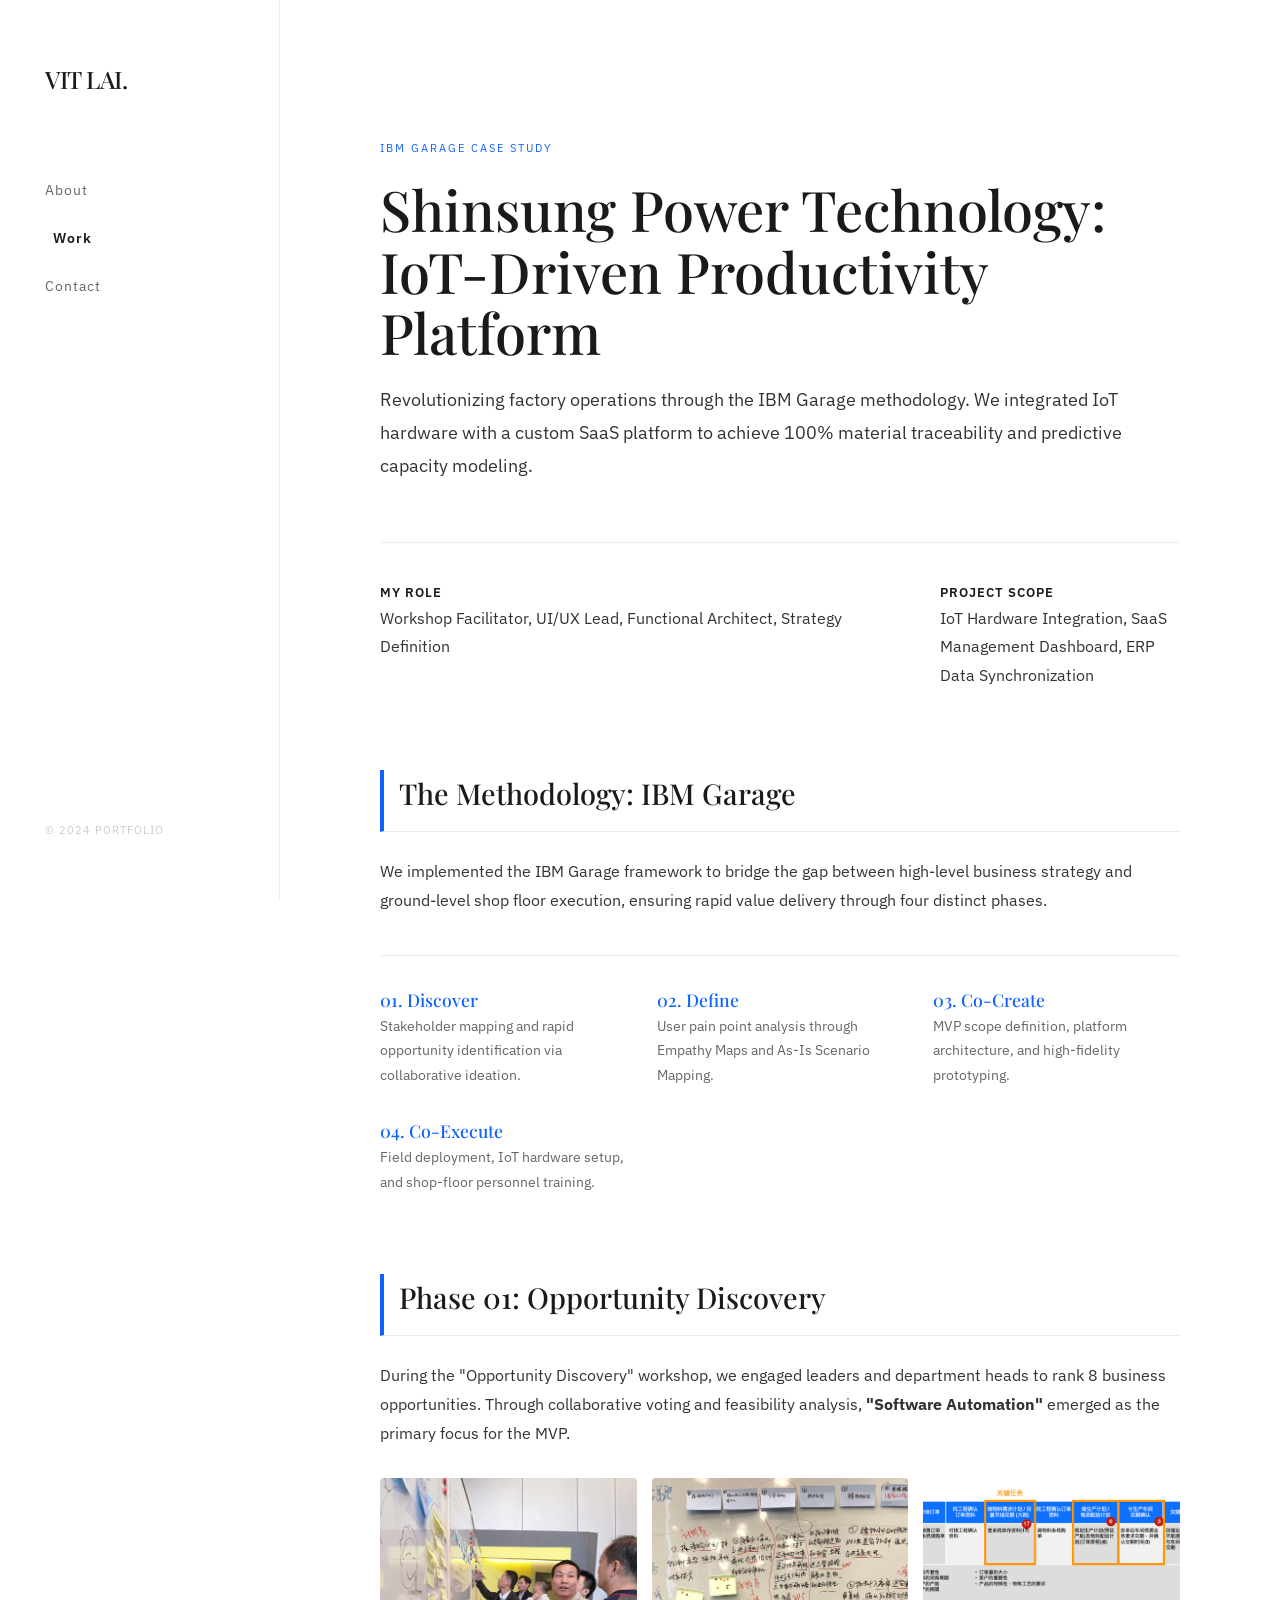
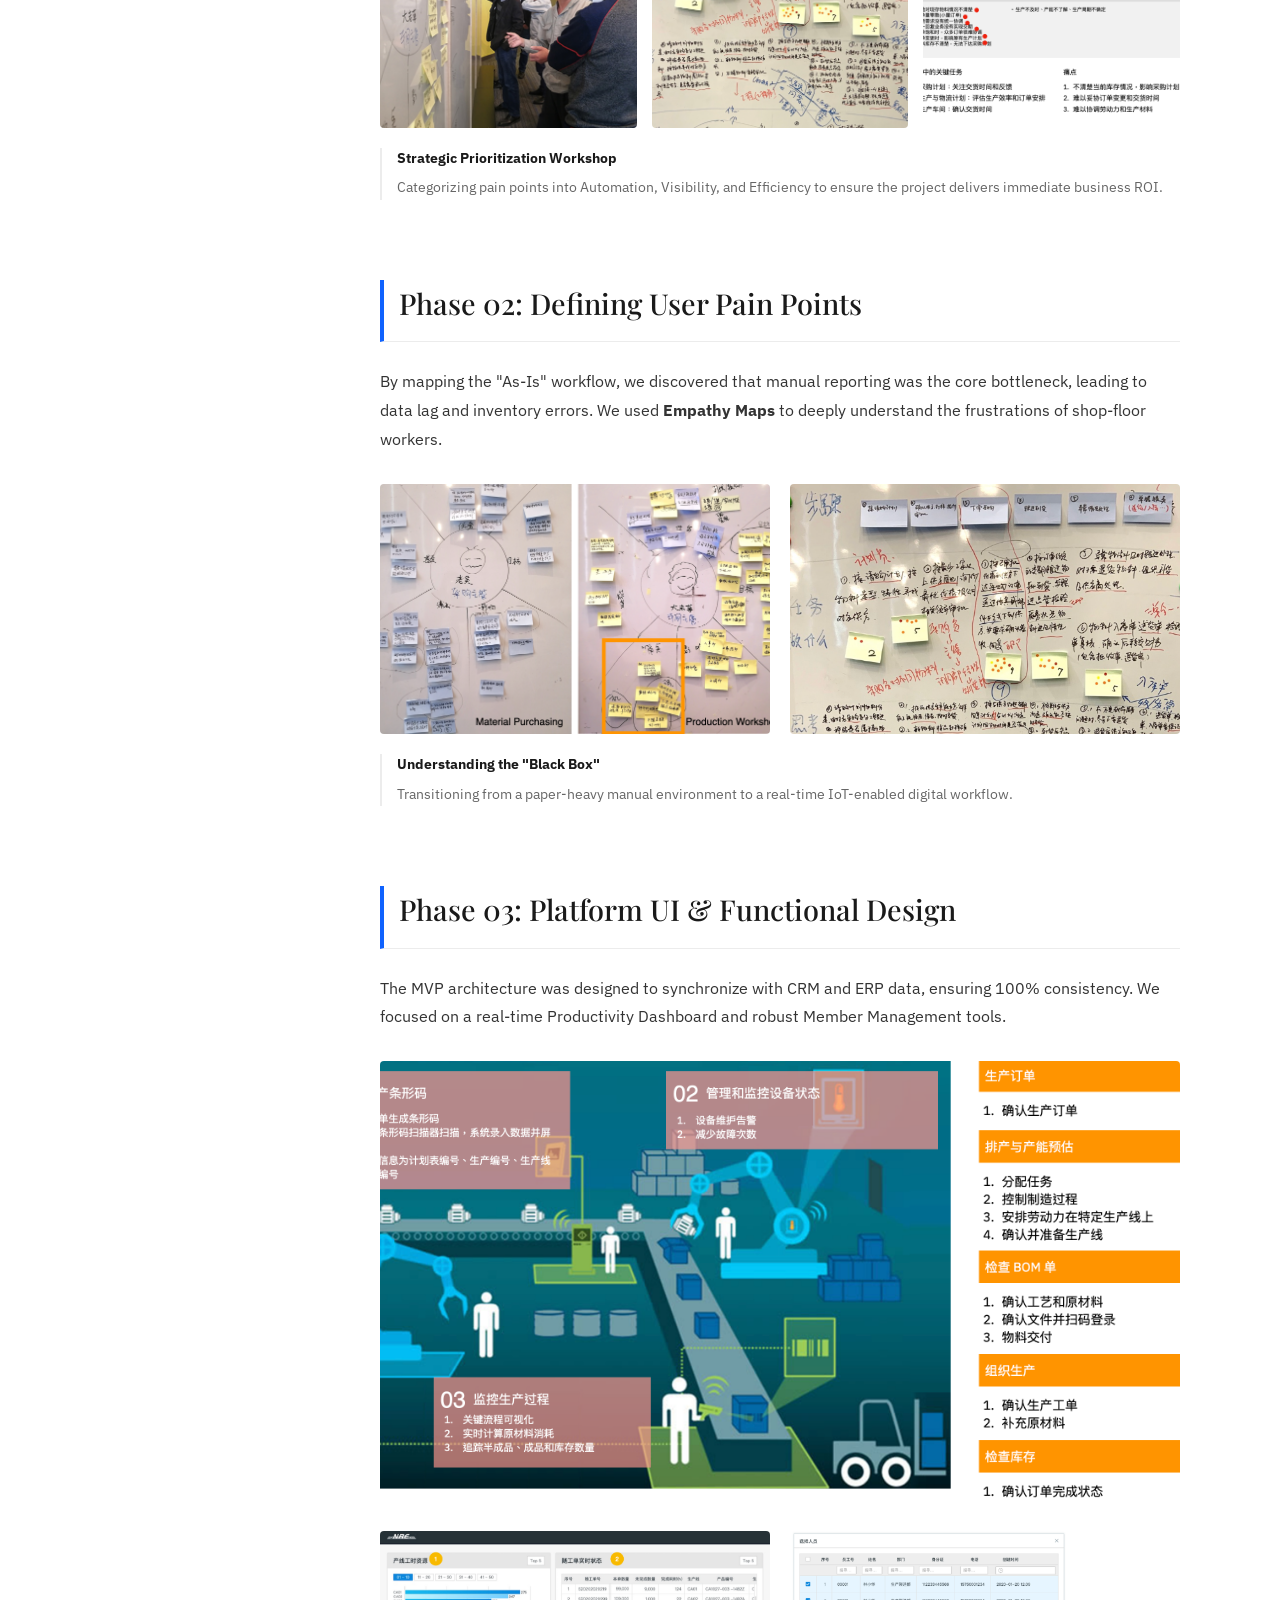
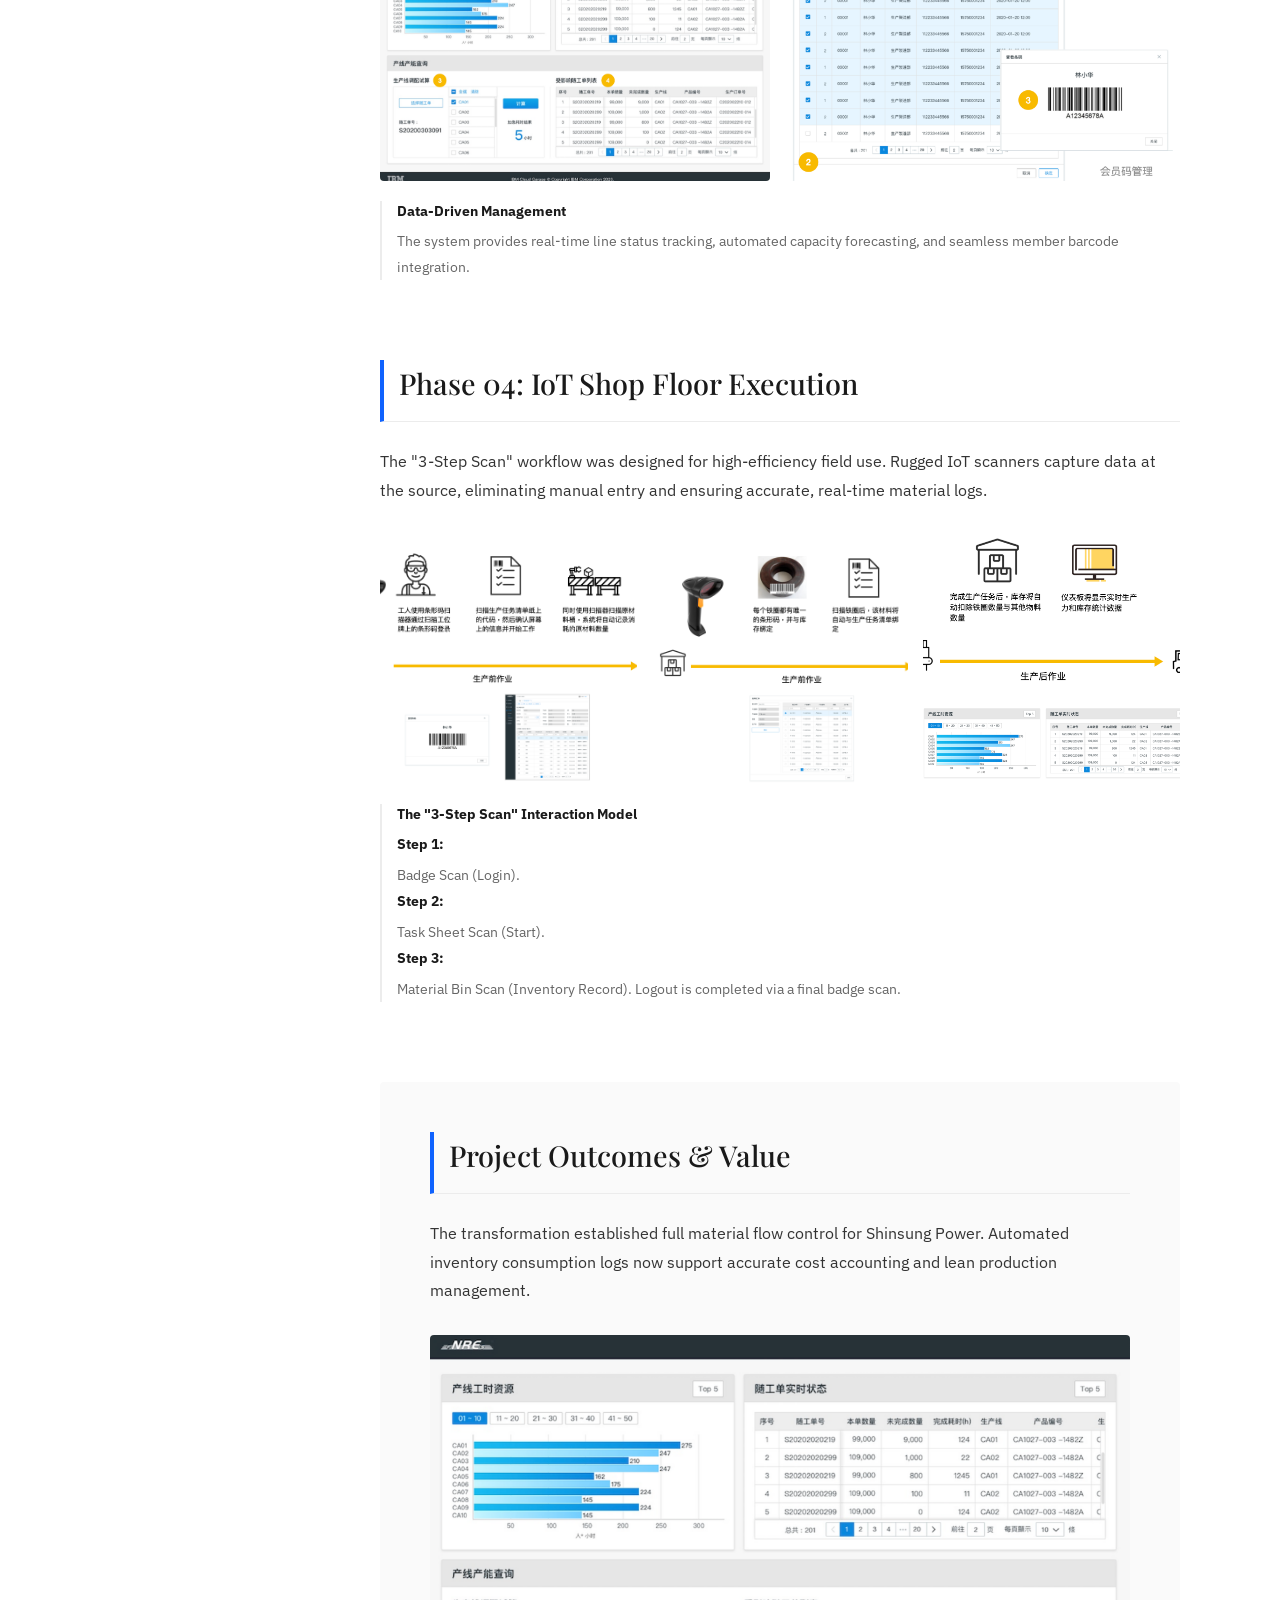
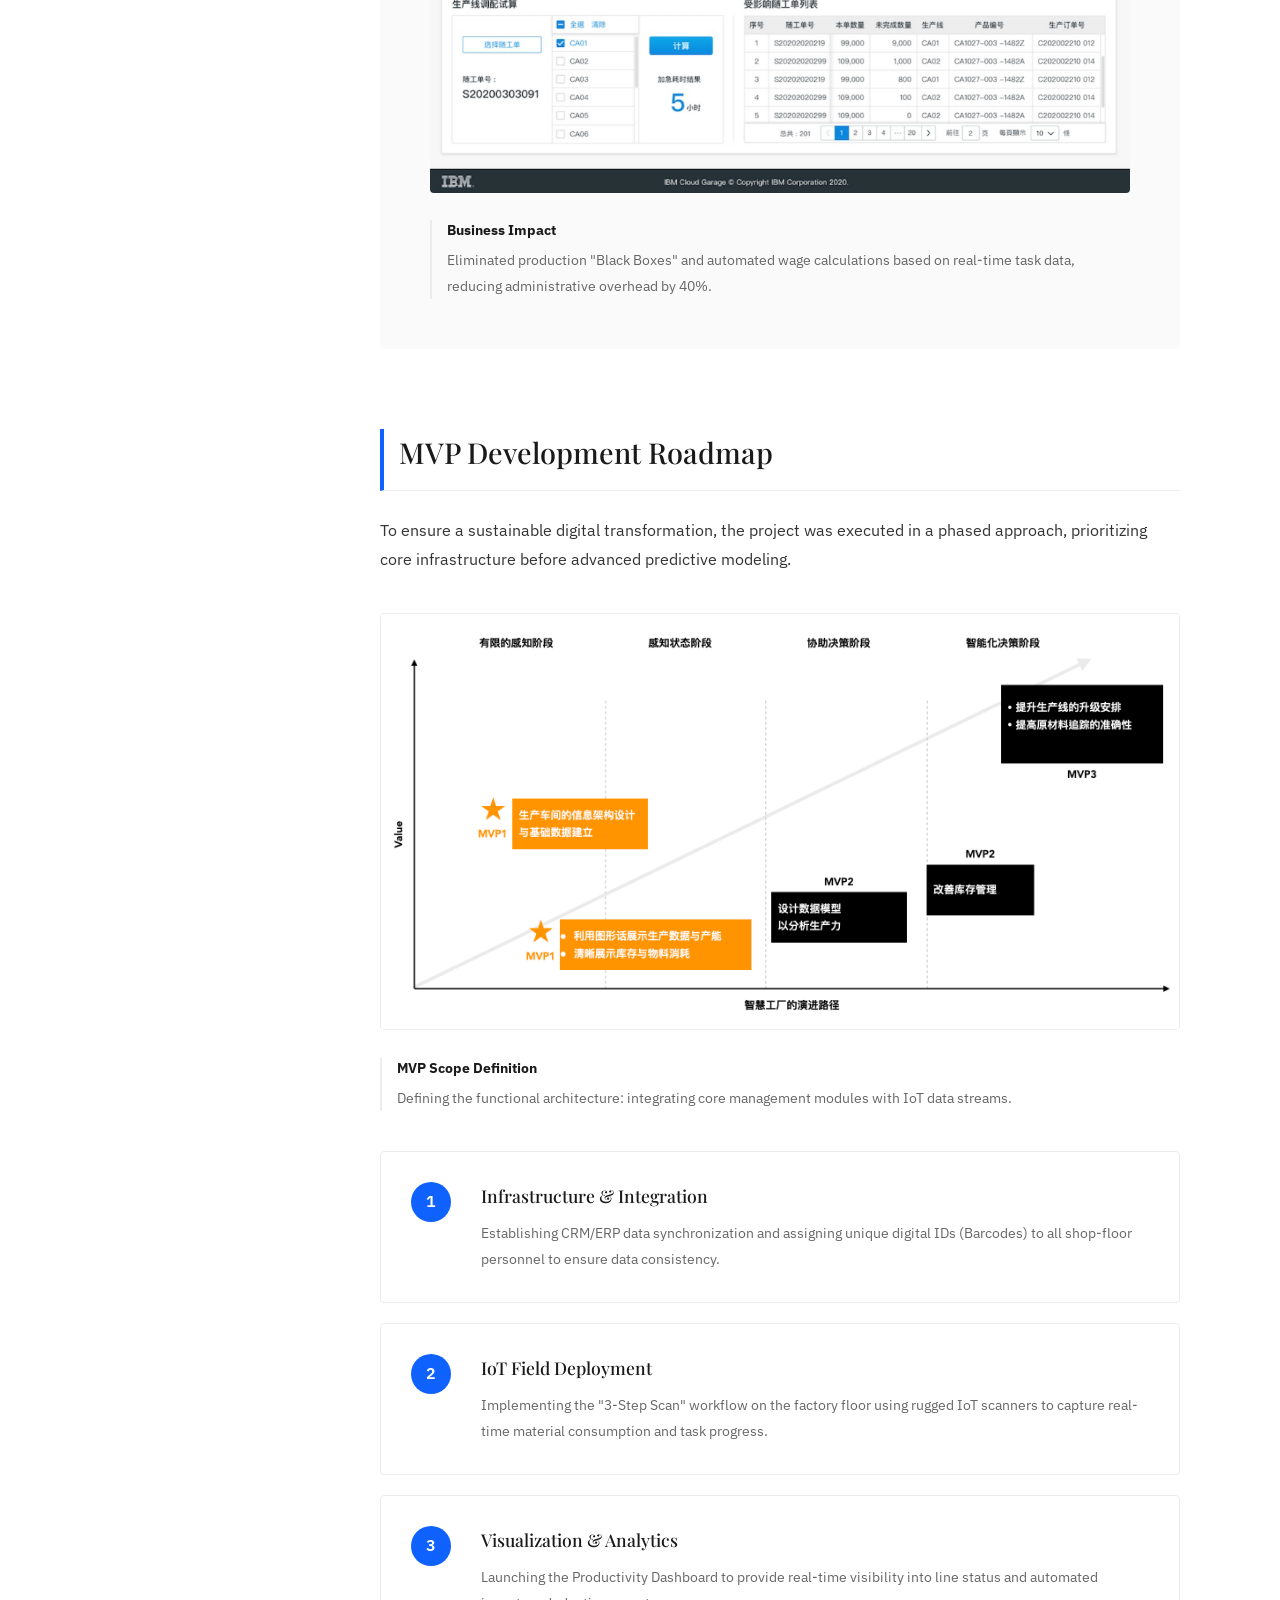
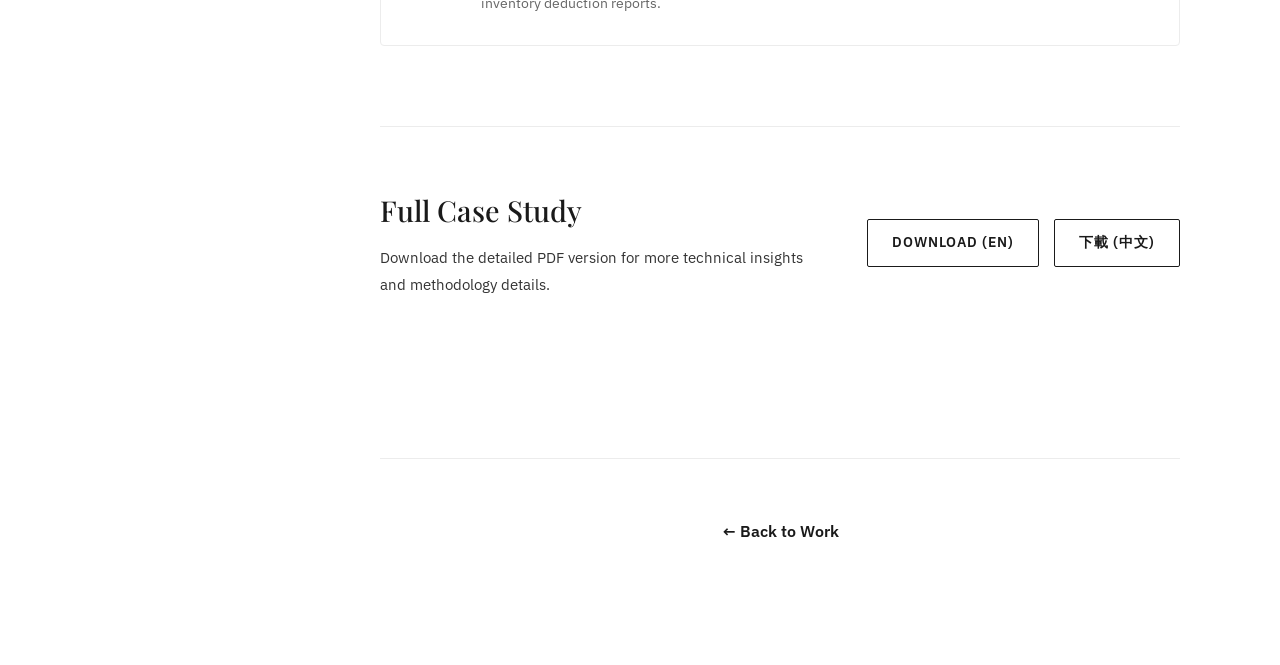
<file: dtwcases01.html>
<!DOCTYPE html>
<html lang="en">
<head>
    <meta charset="UTF-8">
    <meta name="viewport" content="width=device-width, initial-scale=1.0">
    <title>Case Study: Digital Transformation | Vit Lai</title>
    <link href="https://fonts.googleapis.com/css2?family=IBM+Plex+Sans:wght@300;400;600&family=Playfair+Display:wght@500;600&display=swap" rel="stylesheet">
    <link rel="stylesheet" href="css/style.css">
    <style>
        /* 保持您要求的深色文字與高級感樣式 */
        :root {
            --ibm-blue: #0f62fe;
            --text-main: #1a1a1a;
            --text-body: #333333;
            --text-sub: #666666;
            --border-light: #ececec;
        }
        .page-content p { color: var(--text-body); line-height: 1.8; }
        .case-title { font-family: 'Playfair Display', serif; color: var(--text-main); }
        .cv-label { color: var(--text-main); font-weight: 600; text-transform: uppercase; font-size: 0.8rem; letter-spacing: 1px; }
        .caption-box { border-left: 2px solid var(--border-light); padding-left: 15px; margin-top: 20px; }
        .caption-box strong { display: block; margin-bottom: 5px; color: var(--text-main); }
        .caption-box p { font-size: 0.9rem; color: var(--text-sub); margin: 0; }
        .case-section h2 { font-size: 1.8rem; margin-bottom: 25px; color: var(--text-main); border-left: 4px solid var(--ibm-blue); padding-left: 15px; }
        
        /* 圖片網格優化 */
        .img-grid-3 { display: grid; grid-template-columns: repeat(3, 1fr); gap: 15px; margin-top: 30px; }
        .img-grid-2 { display: grid; grid-template-columns: 1fr 1fr; gap: 20px; margin-top: 30px; }
        /* 案例頁面專用：取消左側選單留白，讓內容居中 */
.page-content {
    margin-left: 0 !important; 
    width: 100% !important;
}
.container {
    margin: 0 auto !important;
}
    </style>
</head>
<body>

    <header id="side-nav">
        <div class="logo">
            <a href="index.html" style="text-decoration: none; color: inherit;">VIT LAI.</a>
        </div>
        <nav>
            <ul>
                <li><a href="index.html">About</a></li>
                <li><a href="index.html" class="active">Work</a></li>
                <li><a href="index.html">Contact</a></li>
            </ul>
        </nav>
        <div style="margin-top: auto; font-size: 0.7rem; color: #ccc; letter-spacing: 1px;">&copy; 2024 PORTFOLIO</div>
    </header>

    <main>
    <article class="page-content active">
        
        <div class="case-header">
            <span class="case-tag">IBM GARAGE CASE STUDY</span>
            <h1 class="case-title">Shinsung Power Technology:<br>IoT-Driven Productivity Platform</h1>
            <p style="font-size: 1.15rem; color: var(--text-body); max-width: 850px; margin-bottom: 40px; font-weight: 400;">
                Revolutionizing factory operations through the IBM Garage methodology. We integrated IoT hardware with a custom SaaS platform to achieve 100% material traceability and predictive capacity modeling.
            </p>
            
            <div class="case-info-grid">
                <div>
                    <h4 class="cv-label">My Role</h4>
                    <p>Workshop Facilitator, UI/UX Lead, Functional Architect, Strategy Definition</p>
                </div>
                <div>
                    <h4 class="cv-label">Project Scope</h4>
                    <p>IoT Hardware Integration, SaaS Management Dashboard, ERP Data Synchronization</p>
                </div>
            </div>
        </div>

        <section class="case-section" style="margin-top: 80px;">
            <h2>The Methodology: IBM Garage</h2>
            <p>We implemented the IBM Garage framework to bridge the gap between high-level business strategy and ground-level shop floor execution, ensuring rapid value delivery through four distinct phases.</p>
            
            

            <div style="display: grid; grid-template-columns: repeat(auto-fit, minmax(200px, 1fr)); gap: 30px; margin-top: 40px; border-top: 1px solid var(--border-light); padding-top: 30px;">
                <div>
                    <h3 style="font-size: 1.1rem; color: var(--ibm-blue);">01. Discover</h3>
                    <p style="font-size: 0.85rem; color: var(--text-sub);">Stakeholder mapping and rapid opportunity identification via collaborative ideation.</p>
                </div>
                <div>
                    <h3 style="font-size: 1.1rem; color: var(--ibm-blue);">02. Define</h3>
                    <p style="font-size: 0.85rem; color: var(--text-sub);">User pain point analysis through Empathy Maps and As-Is Scenario Mapping.</p>
                </div>
                <div>
                    <h3 style="font-size: 1.1rem; color: var(--ibm-blue);">03. Co-Create</h3>
                    <p style="font-size: 0.85rem; color: var(--text-sub);">MVP scope definition, platform architecture, and high-fidelity prototyping.</p>
                </div>
                <div>
                    <h3 style="font-size: 1.1rem; color: var(--ibm-blue);">04. Co-Execute</h3>
                    <p style="font-size: 0.85rem; color: var(--text-sub);">Field deployment, IoT hardware setup, and shop-floor personnel training.</p>
                </div>
            </div>
        </section>

        <section class="case-section">
            <h2>Phase 01: Opportunity Discovery</h2>
            <p>During the "Opportunity Discovery" workshop, we engaged leaders and department heads to rank 8 business opportunities. Through collaborative voting and feasibility analysis, <strong>"Software Automation"</strong> emerged as the primary focus for the MVP.</p>
            
            <div class="img-grid-3">
                <img src="images/Image-2.jpg" style="width: 100%; border-radius: 4px;" alt="Brainstorming Session">
                <img src="images/Image-3.jpg" style="width: 100%; border-radius: 4px;" alt="Dot Voting Session">
                <img src="images/Image-4.jpg" style="width: 100%; border-radius: 4px;" alt="Opportunity Ranking Results">
            </div>
            <div class="caption-box">
                <strong>Strategic Prioritization Workshop</strong>
                <p>Categorizing pain points into Automation, Visibility, and Efficiency to ensure the project delivers immediate business ROI.</p>
            </div>
        </section>

        <section class="case-section">
            <h2>Phase 02: Defining User Pain Points</h2>
            <p>By mapping the "As-Is" workflow, we discovered that manual reporting was the core bottleneck, leading to data lag and inventory errors. We used <strong>Empathy Maps</strong> to deeply understand the frustrations of shop-floor workers.</p>
            
            <div class="img-grid-2">
                <img src="images/Image-8.jpg" style="width: 100%; border-radius: 4px;" alt="Empathy Map Analysis">
                <img src="images/Image-11.jpg" style="width: 100%; border-radius: 4px;" alt="As-Is Scenario Mapping">
            </div>
            <div class="caption-box">
                <strong>Understanding the "Black Box"</strong>
                <p>Transitioning from a paper-heavy manual environment to a real-time IoT-enabled digital workflow.</p>
            </div>
        </section>

        <section class="case-section">
            <h2>Phase 03: Platform UI & Functional Design</h2>
            <p>The MVP architecture was designed to synchronize with CRM and ERP data, ensuring 100% consistency. We focused on a real-time Productivity Dashboard and robust Member Management tools.</p>
            
            <div class="img-grid-2">
                <img src="images/Image-15.jpg" style="width: 100%; border-radius: 4px; grid-column: span 2;" alt="Productivity Dashboard">
                <img src="images/Image-23.jpg" style="width: 100%; border-radius: 4px;" alt="Member Management UI">
                <img src="images/Image-27.jpg" style="width: 100%; border-radius: 4px;" alt="Barcode Assignment Logic">
            </div>
            <div class="caption-box">
                <strong>Data-Driven Management</strong>
                <p>The system provides real-time line status tracking, automated capacity forecasting, and seamless member barcode integration.</p>
            </div>
        </section>

        <section class="case-section">
            <h2>Phase 04: IoT Shop Floor Execution</h2>
            <p>The "3-Step Scan" workflow was designed for high-efficiency field use. Rugged IoT scanners capture data at the source, eliminating manual entry and ensuring accurate, real-time material logs.</p>
            
            <div class="img-grid-3">
                <img src="images/Image-31.jpg" style="width: 100%; border-radius: 4px;" alt="Step 1: Badge Login">
                <img src="images/Image-35.jpg" style="width: 100%; border-radius: 4px;" alt="Step 2: Task Initiation">
                <img src="images/Image-39.jpg" style="width: 100%; border-radius: 4px;" alt="Step 3: Material Tracking">
            </div>
            <div class="caption-box">
                <strong>The "3-Step Scan" Interaction Model</strong>
                <p><strong>Step 1:</strong> Badge Scan (Login). <strong>Step 2:</strong> Task Sheet Scan (Start). <strong>Step 3:</strong> Material Bin Scan (Inventory Record). Logout is completed via a final badge scan.</p>
            </div>
        </section>

        <section class="case-section" style="margin-top: 80px; padding: 50px; background: #fafafa; border-radius: 4px;">
            <h2>Project Outcomes & Value</h2>
            <p>The transformation established full material flow control for Shinsung Power. Automated inventory consumption logs now support accurate cost accounting and lean production management.</p>
            <img src="images/Image-47.jpg" style="width: 100%; margin-top: 30px; border-radius: 4px;" alt="Inventory Record Output">
            <div class="caption-box">
                <strong>Business Impact</strong>
                <p>Eliminated production "Black Boxes" and automated wage calculations based on real-time task data, reducing administrative overhead by 40%.</p>
            </div>
        </section>
        <section class="case-section" style="margin-top: 80px;">
            <h2>MVP Development Roadmap</h2>
            <p>To ensure a sustainable digital transformation, the project was executed in a phased approach, prioritizing core infrastructure before advanced predictive modeling.</p>
            
            <div style="margin: 40px 0;">
                <img src="images/Image-14.jpg" style="width: 100%; border-radius: 4px; border: 1px solid var(--border-light);" alt="MVP Scope Definition">
                <div class="caption-box">
                    <strong>MVP Scope Definition</strong>
                    <p>Defining the functional architecture: integrating core management modules with IoT data streams.</p>
                </div>
            </div>

            <div class="roadmap-container" style="display: flex; flex-direction: column; gap: 20px;">
                <div style="display: flex; gap: 30px; align-items: flex-start; padding: 30px; background: #fff; border: 1px solid var(--border-light); border-radius: 4px;">
                    <div style="background: var(--ibm-blue); color: #fff; width: 40px; height: 40px; border-radius: 50%; display: flex; align-items: center; justify-content: center; flex-shrink: 0; font-weight: 600;">1</div>
                    <div>
                        <h3 style="font-size: 1.1rem; margin-bottom: 10px;">Infrastructure & Integration</h3>
                        <p style="font-size: 0.9rem; color: var(--text-sub); margin: 0;">Establishing CRM/ERP data synchronization and assigning unique digital IDs (Barcodes) to all shop-floor personnel to ensure data consistency.</p>
                    </div>
                </div>

                <div style="display: flex; gap: 30px; align-items: flex-start; padding: 30px; background: #fff; border: 1px solid var(--border-light); border-radius: 4px;">
                    <div style="background: var(--ibm-blue); color: #fff; width: 40px; height: 40px; border-radius: 50%; display: flex; align-items: center; justify-content: center; flex-shrink: 0; font-weight: 600;">2</div>
                    <div>
                        <h3 style="font-size: 1.1rem; margin-bottom: 10px;">IoT Field Deployment</h3>
                        <p style="font-size: 0.9rem; color: var(--text-sub); margin: 0;">Implementing the "3-Step Scan" workflow on the factory floor using rugged IoT scanners to capture real-time material consumption and task progress.</p>
                    </div>
                </div>

                <div style="display: flex; gap: 30px; align-items: flex-start; padding: 30px; background: #fff; border: 1px solid var(--border-light); border-radius: 4px;">
                    <div style="background: var(--ibm-blue); color: #fff; width: 40px; height: 40px; border-radius: 50%; display: flex; align-items: center; justify-content: center; flex-shrink: 0; font-weight: 600;">3</div>
                    <div>
                        <h3 style="font-size: 1.1rem; margin-bottom: 10px;">Visualization & Analytics</h3>
                        <p style="font-size: 0.9rem; color: var(--text-sub); margin: 0;">Launching the Productivity Dashboard to provide real-time visibility into line status and automated inventory deduction reports.</p>
                    </div>
                </div>
            </div>
        </section>
        <section class="download-section">
                <div class="download-content">
                    <h3>Full Case Study</h3>
                    <p>Download the detailed PDF version for more technical insights and methodology details.</p>
                </div>
                <div class="download-buttons">
                    <a href="pdf/NRE-IotIntegration-EN.pdf" target="_blank" class="btn-download btn-en" download>
                        Download (EN)
                    </a>
                    <a href="pdf/NRE-IotIntegration-CN.pdf" target="_blank" class="btn-download btn-zh" download>
                        下載 (中文)
                    </a>
                </div>
            </section>

        <footer style="margin-top: 100px; padding-top: 60px; border-top: 1px solid var(--border-light); text-align: center;">
            <a href="index.html#portfolio" style="text-decoration: none; color: var(--text); font-weight: 600;">
                ← Back to Work
            </a>
        </footer>

    </article>
</main>

</body>
</html>
</file>
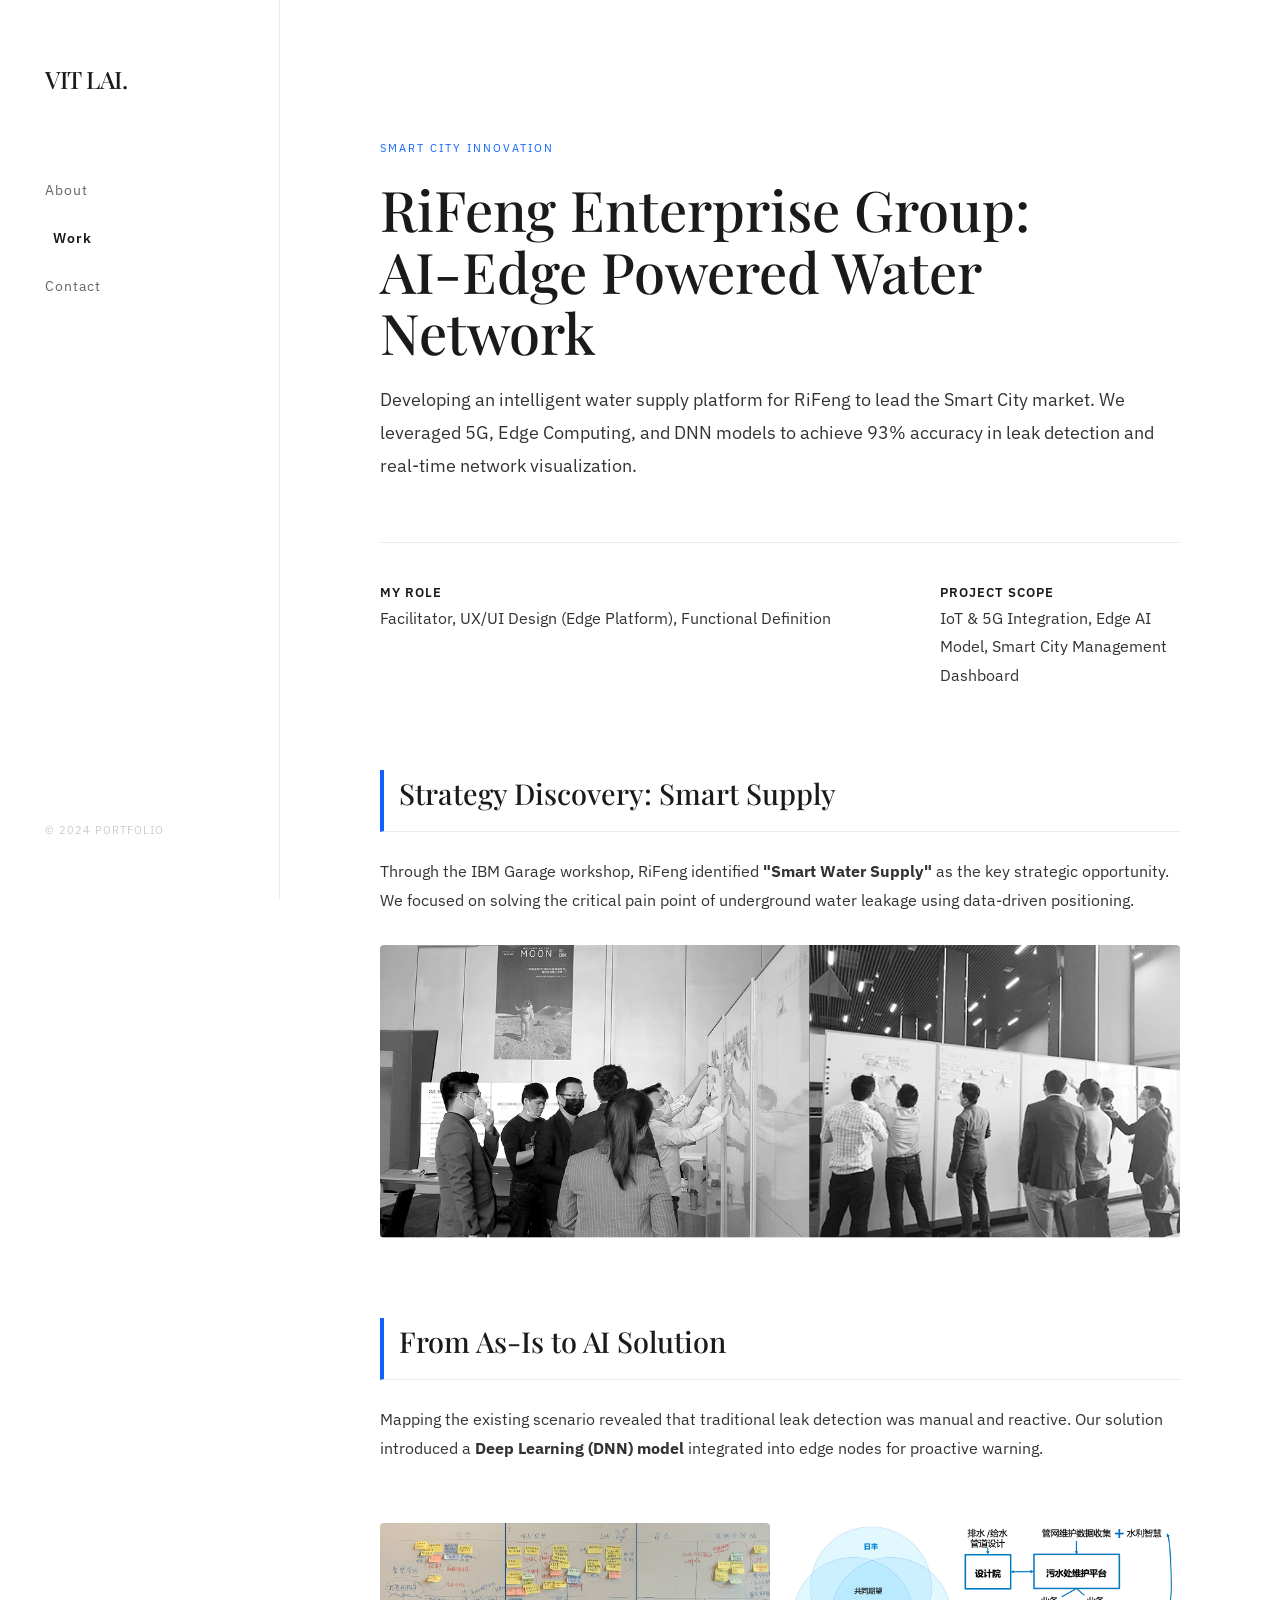
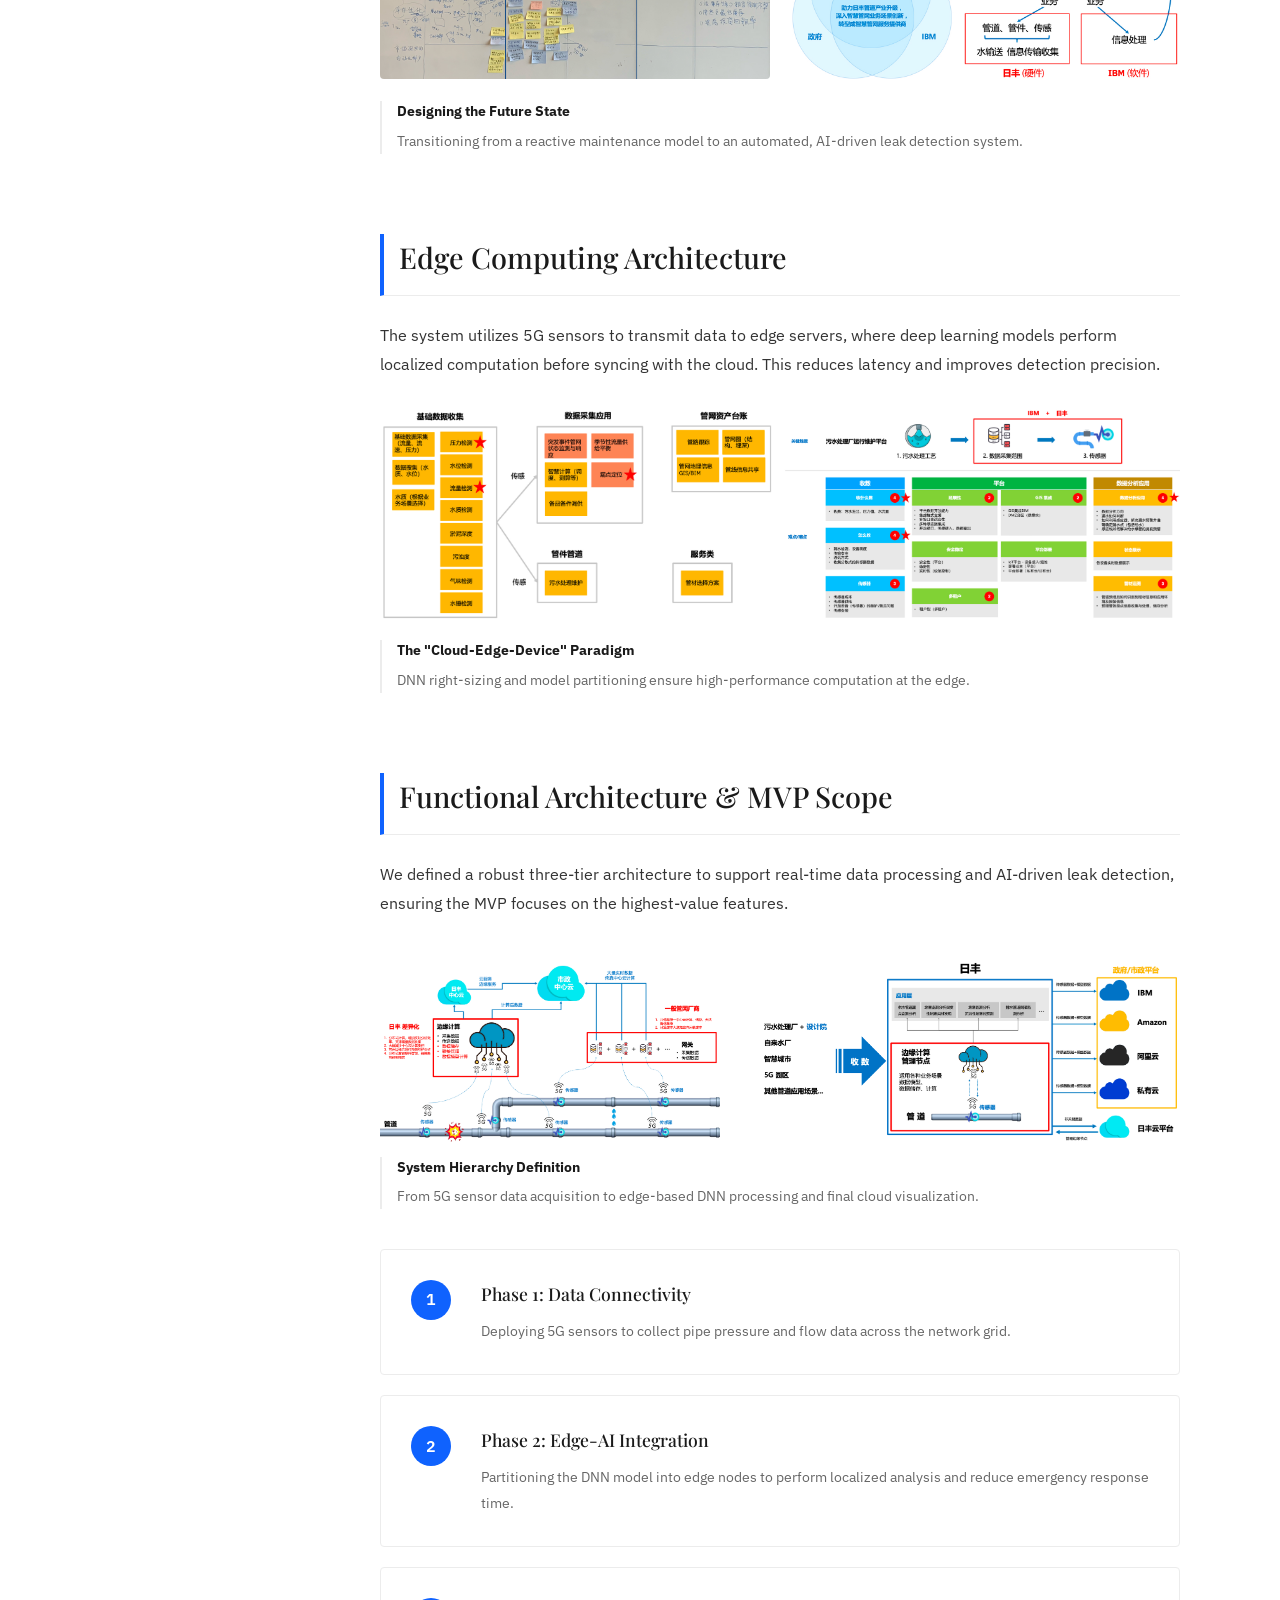
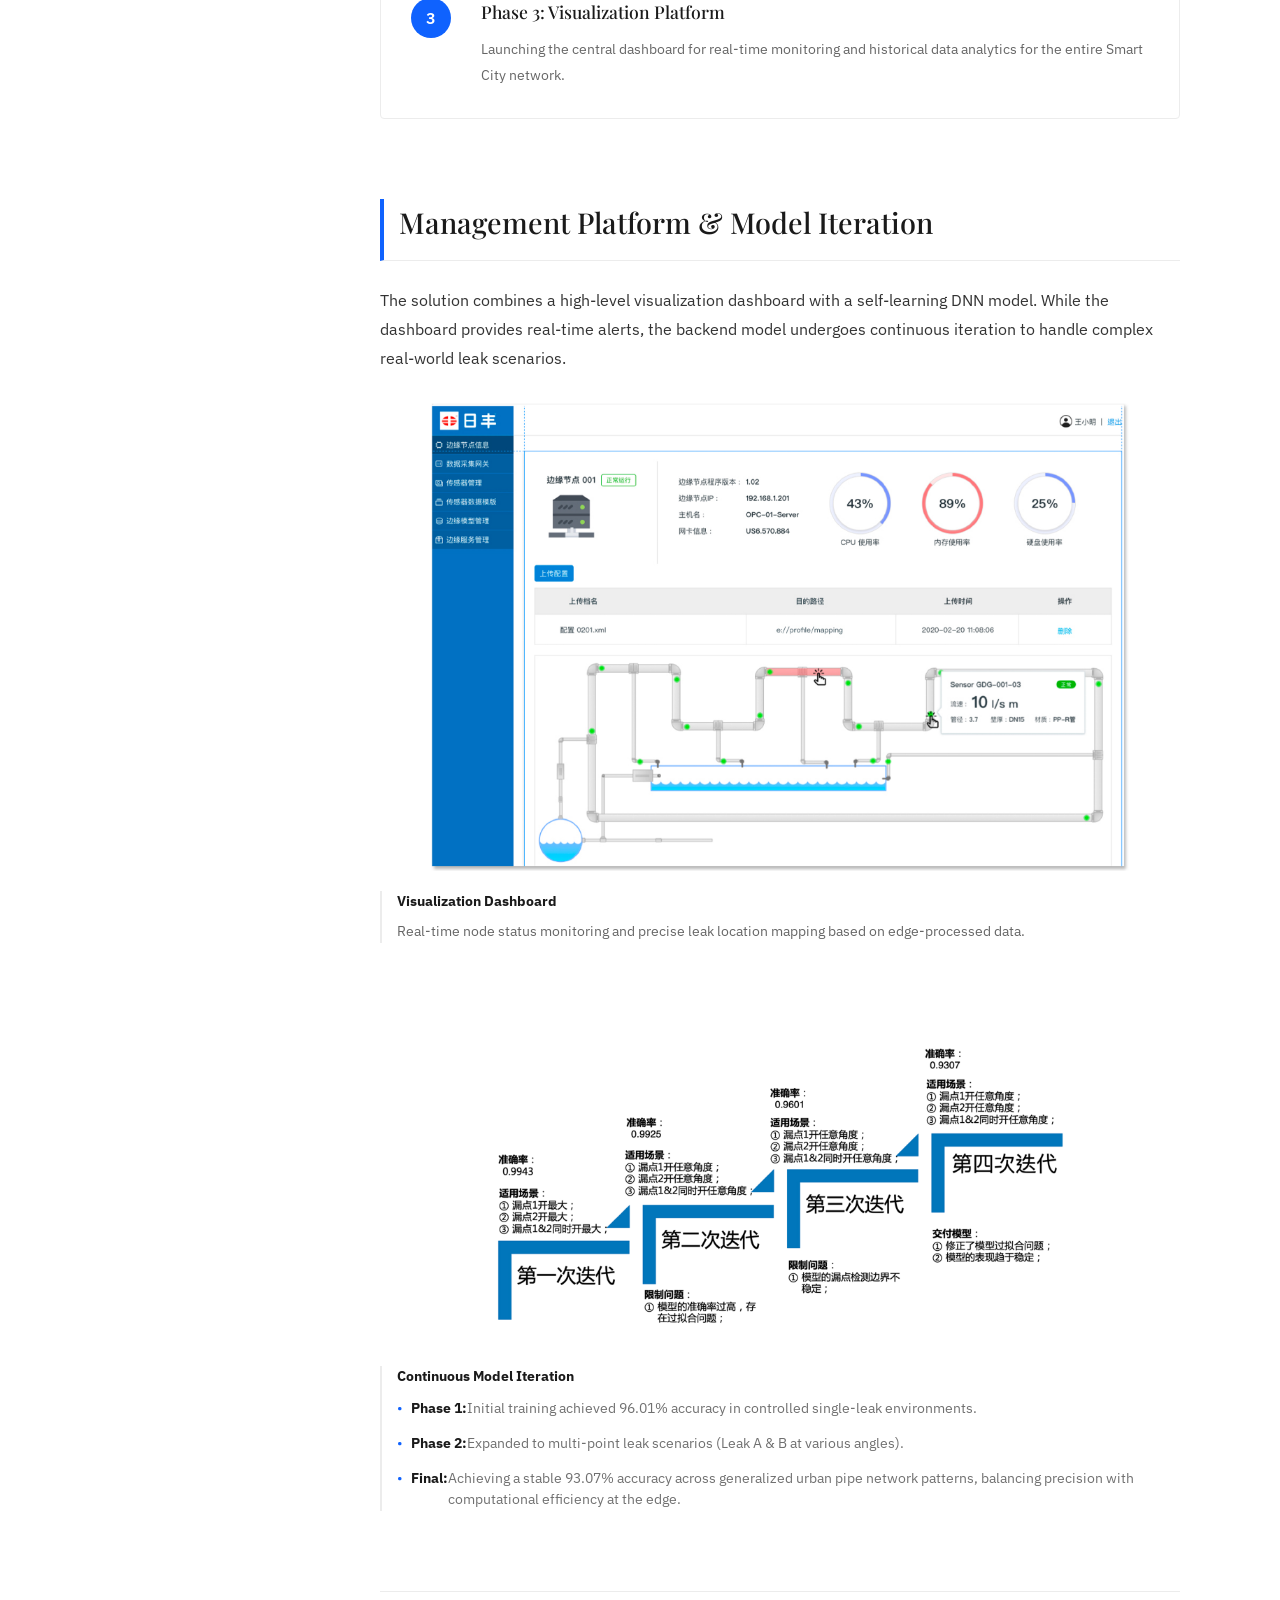
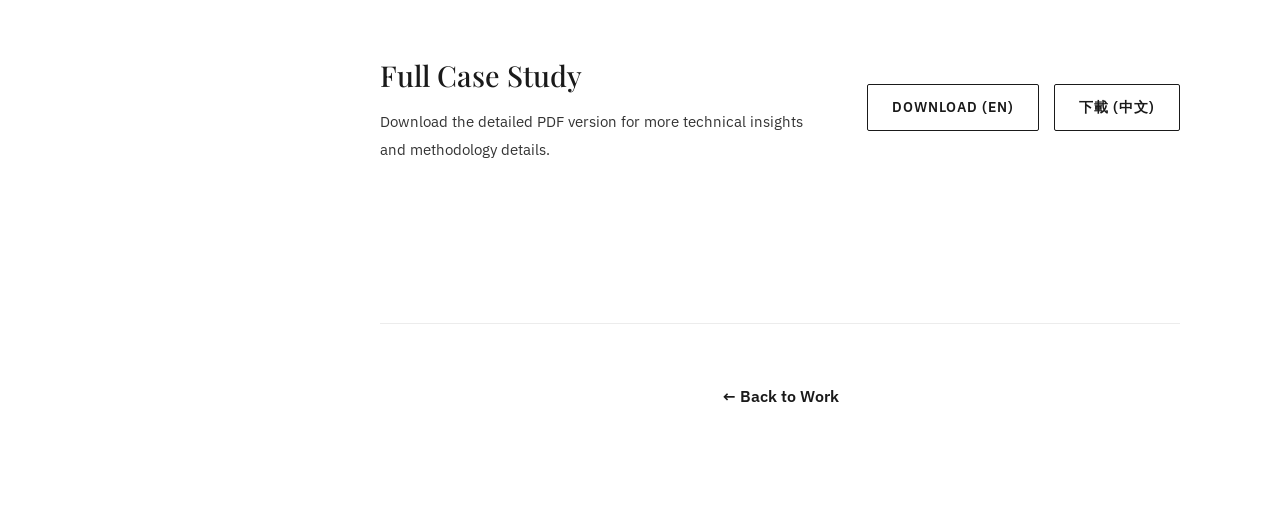
<file: dtwcases02.html>
<!DOCTYPE html>
<html lang="en">
<head>
    <meta charset="UTF-8">
    <meta name="viewport" content="width=device-width, initial-scale=1.0">
    <title>Case Study: RiFeng Smart Pipe Network | Vit Lai</title>
    <link href="https://fonts.googleapis.com/css2?family=IBM+Plex+Sans:wght@300;400;600&family=Playfair+Display:wght@500;600&display=swap" rel="stylesheet">
    <link rel="stylesheet" href="css/style.css">
    <style>
        :root {
            --ibm-blue: #0f62fe;
            --text-main: #1a1a1a;
            --text-body: #333333;
            --text-sub: #666666;
            --border-light: #ececec;
        }
        .page-content p { color: var(--text-body); line-height: 1.8; }
        .case-title { font-family: 'Playfair Display', serif; color: var(--text-main); }
        .cv-label { color: var(--text-main); font-weight: 600; text-transform: uppercase; font-size: 0.8rem; letter-spacing: 1px; }
        .caption-box { border-left: 2px solid var(--border-light); padding-left: 15px; margin-top: 20px; }
        .caption-box strong { display: block; margin-bottom: 5px; color: var(--text-main); }
        .caption-box p { font-size: 0.9rem; color: var(--text-sub); margin: 0; }
        .case-section h2 { font-size: 1.8rem; margin-bottom: 25px; color: var(--text-main); border-left: 4px solid var(--ibm-blue); padding-left: 15px; }
        
        /* 圖片高度統一設定 */
        .img-grid-3 img, .img-grid-2 img, .case-section img {
            width: 100%;
            height: 320px;
            object-fit: cover;
            object-position: top;
            border-radius: 4px;
            display: block;
        }
        .wide-img { height: 480px !important; }
        .img-grid-3 { display: grid; grid-template-columns: repeat(3, 1fr); gap: 15px; margin-top: 30px; }
        .img-grid-2 { display: grid; grid-template-columns: 1fr 1fr; gap: 20px; margin-top: 30px; }
        .case-section img {
            width: 100%;
            height: auto; /* 關鍵：由 auto 決定高度，確保比例完整 */
            object-fit: contain; /* 確保內容完整顯示 */
            border-radius: 4px;
            display: block;
            margin-top: 30px;
        }
        .impact-list {
            list-style: none; /* 移除預設黑點，因為你自己寫了 • */
            padding: 0;
            margin: 10px 0 0 0;
        }
        .impact-list li {
            margin-bottom: 8px;
            line-height: 1.6;
            display: flex; /* 使用 flex 確保文字過長換行時，點點會對齊第一行 */
        }
        .impact-list li::before {
            content: "•";
            margin-right: 8px;
            color: var(--ibm-blue); /* 甚至可以讓點點變藍色，對齊 IBM 風格 */
        }
        /* 案例頁面專用：取消左側選單留白，讓內容居中 */
.page-content {
    margin-left: 0 !important; 
    width: 100% !important;
}
.container {
    margin: 0 auto !important;
}
    </style>
</head>
<body>

    <header id="side-nav">
        <div class="logo">
            <a href="index.html" style="text-decoration: none; color: inherit;">VIT LAI.</a>
        </div>
        <nav>
            <ul>
                <li><a href="index.html">About</a></li>
                <li><a href="index.html" class="active">Work</a></li>
                <li><a href="index.html">Contact</a></li>
            </ul>
        </nav>
        <div style="margin-top: auto; font-size: 0.7rem; color: #ccc; letter-spacing: 1px;">&copy; 2024 PORTFOLIO</div>
    </header>

    <main>
    <article class="page-content active">
        <div class="case-header">
            <span class="case-tag">SMART CITY INNOVATION</span>
            <h1 class="case-title">RiFeng Enterprise Group:<br>AI-Edge Powered Water Network</h1>
            <p style="font-size: 1.15rem; color: var(--text-body); max-width: 850px; margin-bottom: 40px; font-weight: 400;">
                Developing an intelligent water supply platform for RiFeng to lead the Smart City market. We leveraged 5G, Edge Computing, and DNN models to achieve 93% accuracy in leak detection and real-time network visualization.
            </p>
            
            <div class="case-info-grid">
                <div>
                    <h4 class="cv-label">My Role</h4>
                    <p>Facilitator, UX/UI Design (Edge Platform), Functional Definition</p>
                </div>
                <div>
                    <h4 class="cv-label">Project Scope</h4>
                    <p>IoT & 5G Integration, Edge AI Model, Smart City Management Dashboard</p>
                </div>
            </div>
        </div>

        <section class="case-section" style="margin-top: 80px;">
            <h2>Strategy Discovery: Smart Supply</h2>
            <p>Through the IBM Garage workshop, RiFeng identified <strong>"Smart Water Supply"</strong> as the key strategic opportunity. We focused on solving the critical pain point of underground water leakage using data-driven positioning.</p>
            <img src="images/case02-discovery.jpg" alt="Workshop Session">
        </section>

        <section class="case-section">
                    <h2>From As-Is to AI Solution</h2>
                    <p>Mapping the existing scenario revealed that traditional leak detection was manual and reactive. Our solution introduced a <strong>Deep Learning (DNN) model</strong> integrated into edge nodes for proactive warning.</p>
                    <div class="img-grid-2">
                        <img src="images/case02-scenario.jpg" alt="As-Is Scenario Map">
                        <img src="images/case02-concept.jpg" alt="Solution Ideation">
                    </div>
                    <div class="caption-box">
                        <strong>Designing the Future State</strong>
                        <p>Transitioning from a reactive maintenance model to an automated, AI-driven leak detection system.</p>
                    </div>
                </section>

                <section class="case-section">
                    <h2>Edge Computing Architecture</h2>
                    <p>The system utilizes 5G sensors to transmit data to edge servers, where deep learning models perform localized computation before syncing with the cloud. This reduces latency and improves detection precision.</p>
                    <img src="images/case02-arch.jpg" alt="System Architecture">
                    <div class="caption-box">
                        <strong>The "Cloud-Edge-Device" Paradigm</strong>
                        <p>DNN right-sizing and model partitioning ensure high-performance computation at the edge.</p>
                    </div>
                </section>
                <section class="case-section" style="margin-top: 80px;">
            <h2>Functional Architecture & MVP Scope</h2>
            <p>We defined a robust three-tier architecture to support real-time data processing and AI-driven leak detection, ensuring the MVP focuses on the highest-value features.</p>
            
            <div style="margin: 40px 0;">
                <img src="images/image_arch.jpg" style="width: 100%; height: auto; border-radius: 4px;" alt="Functional Architecture">
                <div class="caption-box" style="margin-top: 15px;">
                    <strong>System Hierarchy Definition</strong>
                    <p>From 5G sensor data acquisition to edge-based DNN processing and final cloud visualization.</p>
                </div>
            </div>

            <div class="roadmap-container" style="display: flex; flex-direction: column; gap: 20px;">
                <div style="display: flex; gap: 30px; align-items: flex-start; padding: 30px; background: #fff; border: 1px solid var(--border-light); border-radius: 4px;">
                    <div style="background: var(--ibm-blue); color: #fff; width: 40px; height: 40px; border-radius: 50%; display: flex; align-items: center; justify-content: center; flex-shrink: 0; font-weight: 600;">1</div>
                    <div>
                        <h3 style="font-size: 1.1rem; margin-bottom: 10px;">Phase 1: Data Connectivity</h3>
                        <p style="font-size: 0.9rem; color: var(--text-sub); margin: 0;">Deploying 5G sensors to collect pipe pressure and flow data across the network grid.</p>
                    </div>
                </div>

                <div style="display: flex; gap: 30px; align-items: flex-start; padding: 30px; background: #fff; border: 1px solid var(--border-light); border-radius: 4px;">
                    <div style="background: var(--ibm-blue); color: #fff; width: 40px; height: 40px; border-radius: 50%; display: flex; align-items: center; justify-content: center; flex-shrink: 0; font-weight: 600;">2</div>
                    <div>
                        <h3 style="font-size: 1.1rem; margin-bottom: 10px;">Phase 2: Edge-AI Integration</h3>
                        <p style="font-size: 0.9rem; color: var(--text-sub); margin: 0;">Partitioning the DNN model into edge nodes to perform localized analysis and reduce emergency response time.</p>
                    </div>
                </div>

                <div style="display: flex; gap: 30px; align-items: flex-start; padding: 30px; background: #fff; border: 1px solid var(--border-light); border-radius: 4px;">
                    <div style="background: var(--ibm-blue); color: #fff; width: 40px; height: 40px; border-radius: 50%; display: flex; align-items: center; justify-content: center; flex-shrink: 0; font-weight: 600;">3</div>
                    <div>
                        <h3 style="font-size: 1.1rem; margin-bottom: 10px;">Phase 3: Visualization Platform</h3>
                        <p style="font-size: 0.9rem; color: var(--text-sub); margin: 0;">Launching the central dashboard for real-time monitoring and historical data analytics for the entire Smart City network.</p>
                    </div>
                </div>
            </div>
        </section>

        <section class="case-section">
            <h2>Management Platform & Model Iteration</h2>
            <p>The solution combines a high-level visualization dashboard with a self-learning DNN model. While the dashboard provides real-time alerts, the backend model undergoes continuous iteration to handle complex real-world leak scenarios.</p>
            
            <div style="margin-bottom: 40px;">
                <img src="images/case02-ui.jpg" style="width: 100%; height: auto; border-radius: 4px; " alt="Management Dashboard UI">
                <div class="caption-box">
                    <strong>Visualization Dashboard</strong>
                    <p>Real-time node status monitoring and precise leak location mapping based on edge-processed data.</p>
                </div>
            </div>

            <div class="img-grid-2">
                <img src="images/case02-model.jpg" style="grid-column: span 2; height: auto;" alt="Leak Detection Model Iteration">
            </div>
            <div class="caption-box">
                <strong>Continuous Model Iteration</strong>
                <ul class="impact-list">
                    <li><strong>Phase 1: </strong> Initial training achieved 96.01% accuracy in controlled single-leak environments.</li>
                    <li><strong>Phase 2: </strong> Expanded to multi-point leak scenarios (Leak A & B at various angles).</li>
                    <li><strong>Final: </strong> Achieving a stable 93.07% accuracy across generalized urban pipe network patterns, balancing precision with computational efficiency at the edge.</li>
                </ul>       
            </div>
        </section>
        <section class="download-section">
                <div class="download-content">
                    <h3>Full Case Study</h3>
                    <p>Download the detailed PDF version for more technical insights and methodology details.</p>
                </div>
                <div class="download-buttons">
                    <a href="pdf/RiFeng-DtwAI-Edge-EN.pdf" target="_blank" class="btn-download btn-en" download>
                        Download (EN)
                    </a>
                    <a href="pdf/RiFeng-DtwAI-Edge-CN.pdf" target="_blank" class="btn-download btn-zh" download>
                        下載 (中文)
                    </a>
                </div>
            </section>

        <footer style="margin-top: 100px; padding-top: 60px; border-top: 1px solid var(--border-light); text-align: center;">
            <a href="index.html#portfolio" style="text-decoration: none; color: var(--text-main); font-weight: 600;">
                ← Back to Work
            </a>
        </footer>
    </article>
</main>
</body>
</html>
</file>
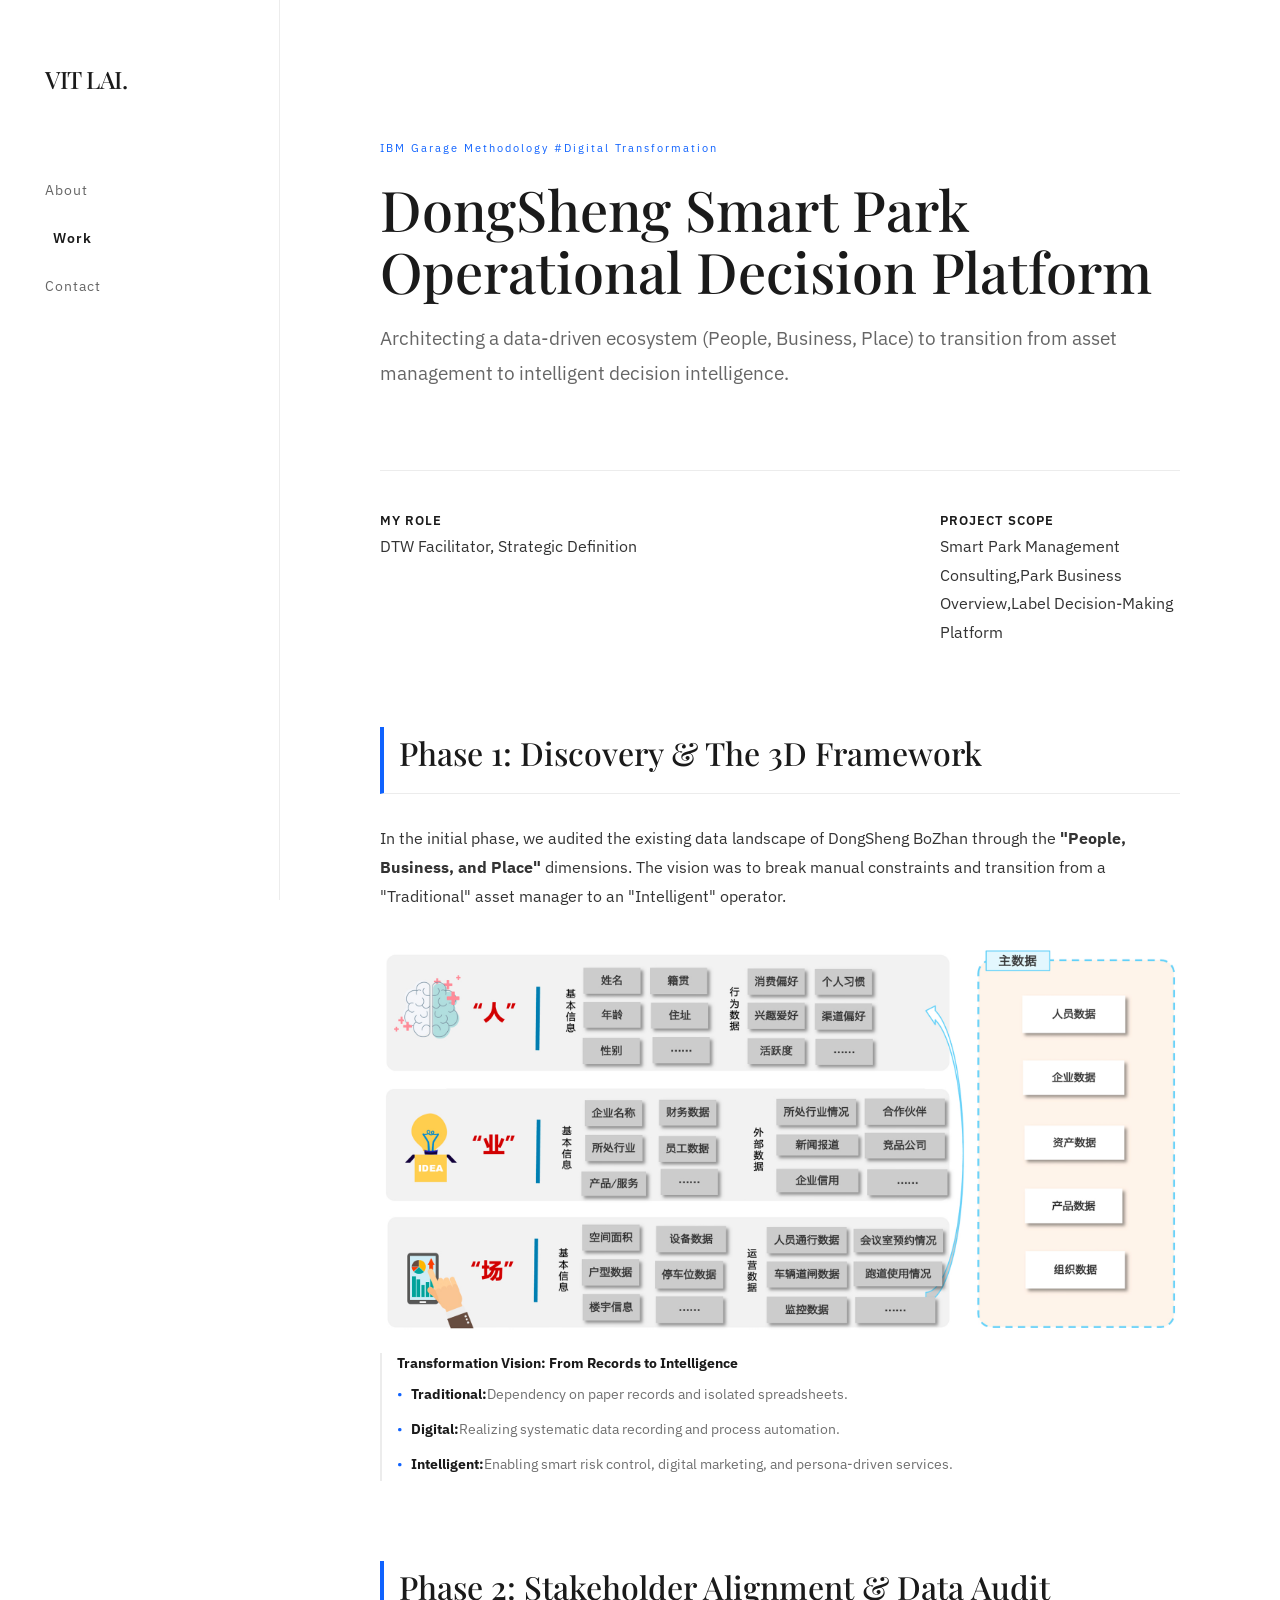
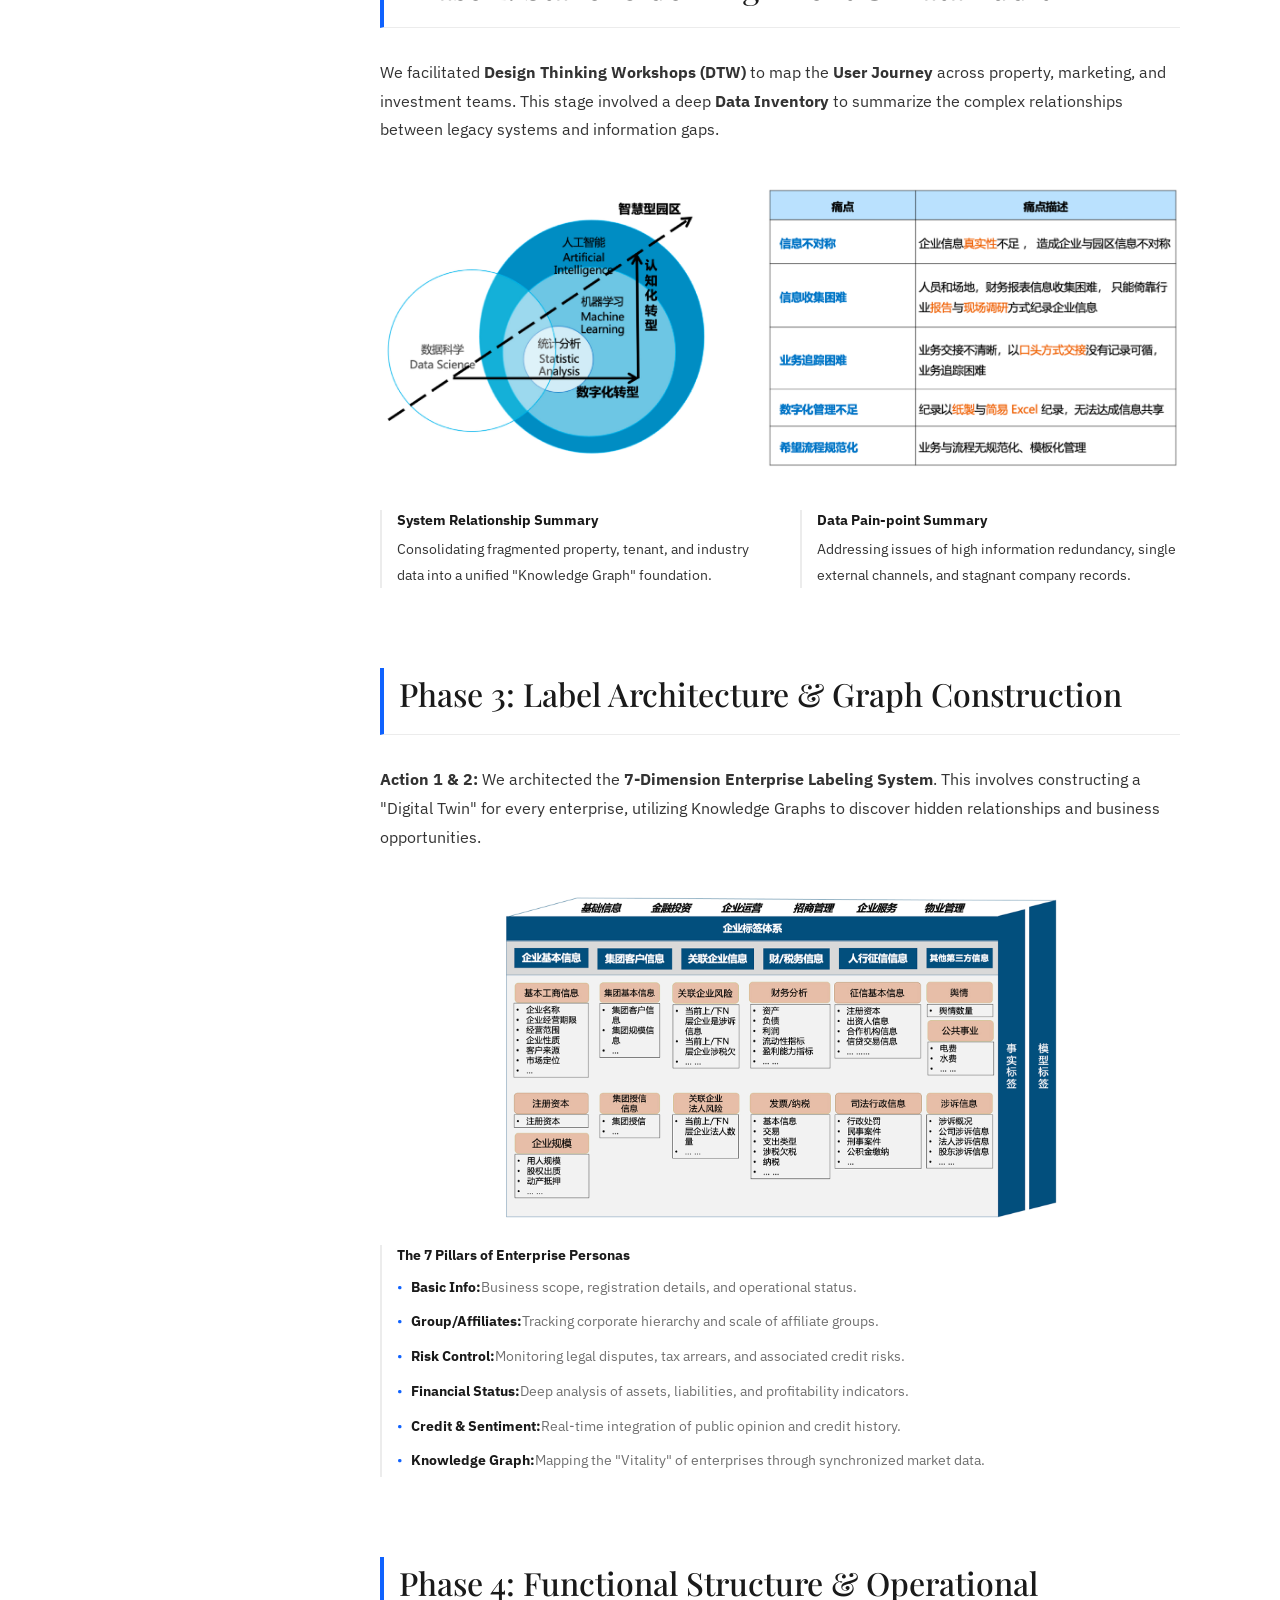
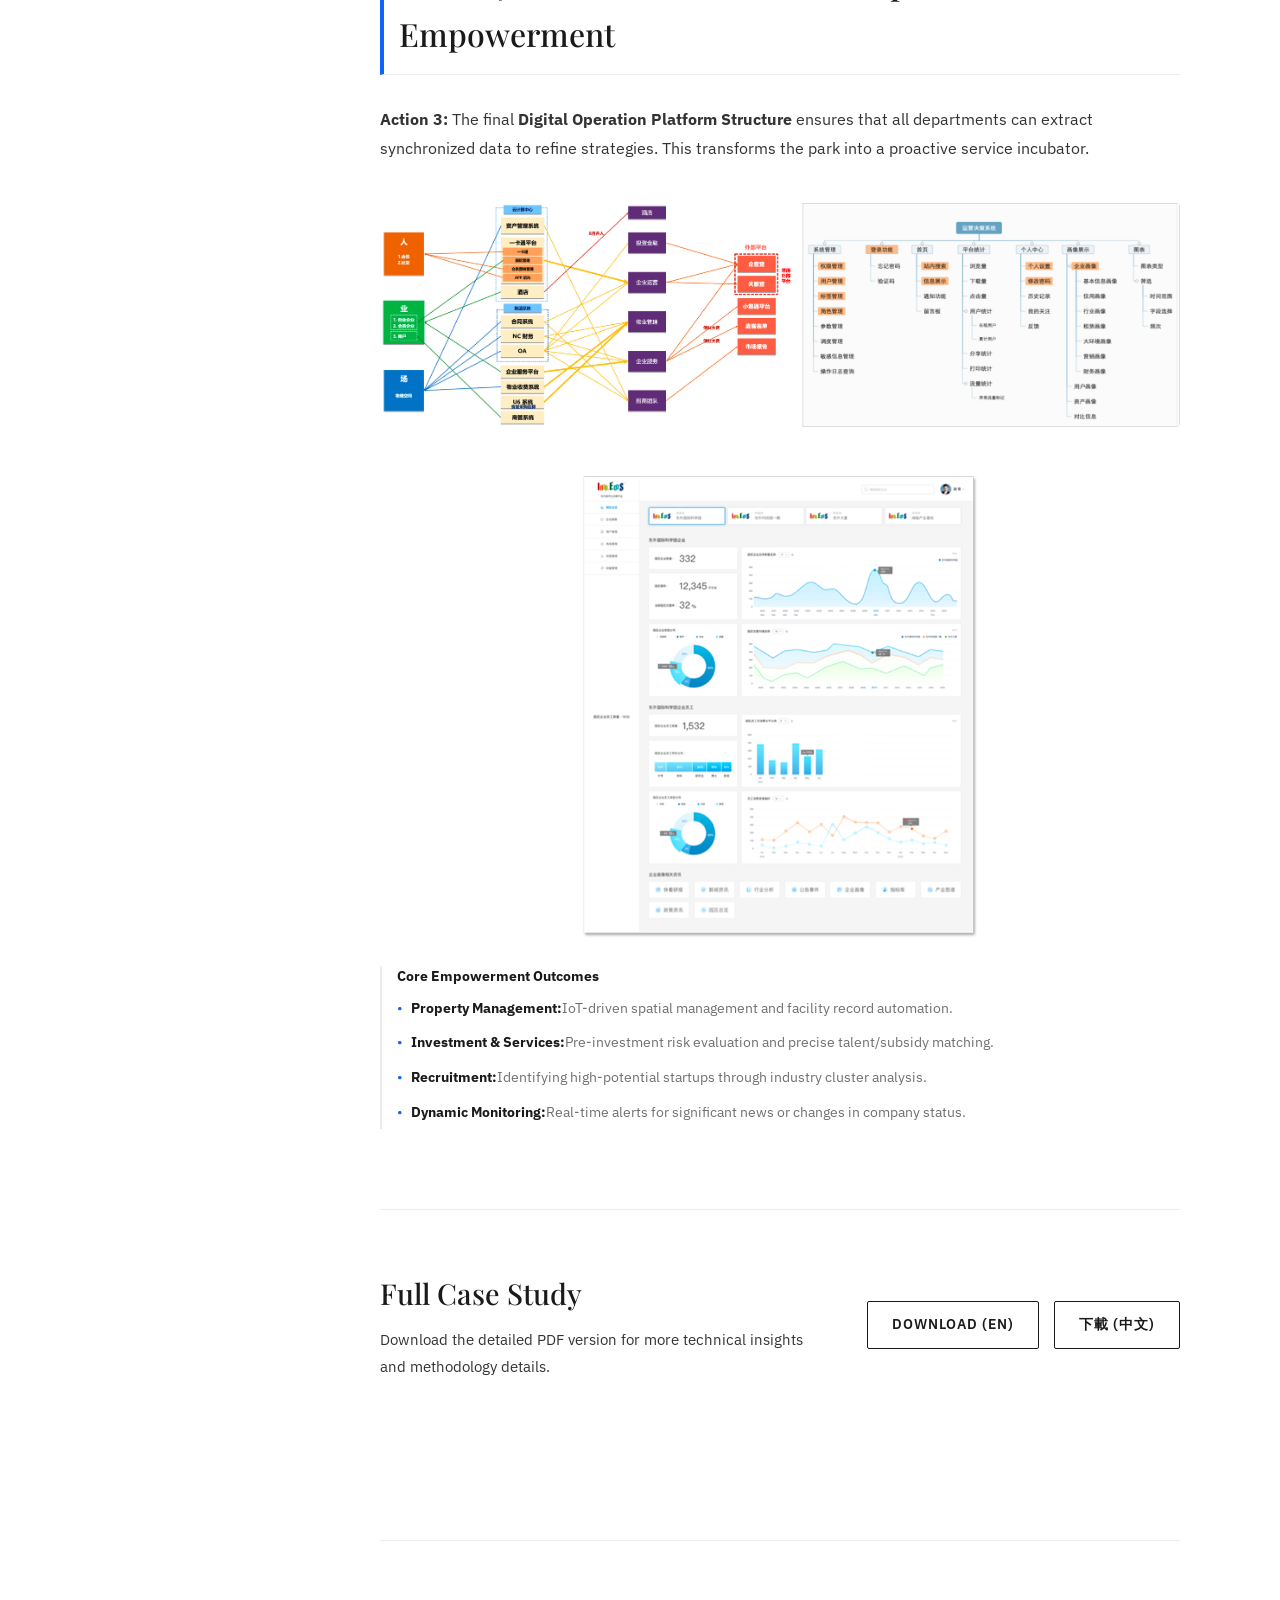
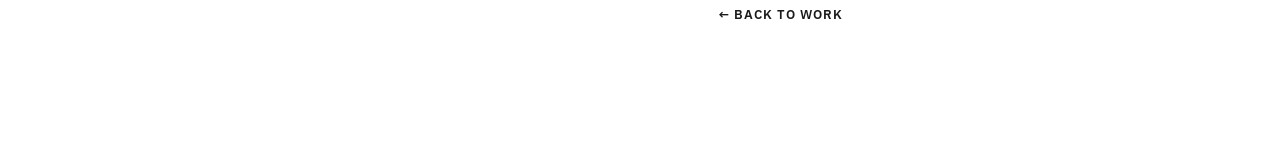
<file: dtwcases03.html>
<!DOCTYPE html>
<html lang="en">
<head>
    <meta charset="UTF-8">
    <meta name="viewport" content="width=device-width, initial-scale=1.0">
    <title>Case Study: DongSheng Smart Park | Vit Lai</title>
    <link href="https://fonts.googleapis.com/css2?family=IBM+Plex+Sans:wght@300;400;600&family=Playfair+Display:wght@500;600&display=swap" rel="stylesheet">
    <link rel="stylesheet" href="css/style.css">
    <style>
    :root {
        --ibm-blue: #0f62fe;
        --text-main: #1a1a1a;
        --text-body: #333333;
        --text-sub: #666666;
        --border-light: #ececec;
        --bg-gray: #f9f9f9; /* 02 使用的灰色背景 */
    }
    .page-content p { color: var(--text-body); line-height: 1.8; }
    .case-title { font-family: 'Playfair Display', serif; color: var(--text-main); }
    .cv-label { color: var(--text-main); font-weight: 600; text-transform: uppercase; font-size: 0.8rem; letter-spacing: 1px; }
    .caption-box { border-left: 2px solid var(--border-light); padding-left: 15px; margin-top: 20px; }
    .caption-box strong { display: block; margin-bottom: 5px; color: var(--text-main); }

    .case-section h2 { font-size: 1.8rem; margin-bottom: 25px; color: var(--text-main); border-left: 4px solid var(--ibm-blue); padding-left: 15px; }
    .case-section img {
            width: 100%;
            height: auto; /* 關鍵：由 auto 決定高度，確保比例完整 */
            object-fit: contain; /* 確保內容完整顯示 */
            border-radius: 4px;
            display: block;
            margin-top: 30px;
        }
    .impact-list {
        list-style: none; /* 移除預設黑點，因為你自己寫了 • */
        padding: 0;
        margin: 10px 0 0 0;
    }
    .impact-list li {
        margin-bottom: 8px;
        line-height: 1.6;
        display: flex; /* 使用 flex 確保文字過長換行時，點點會對齊第一行 */
    }
    .impact-list li::before {
        content: "•";
        margin-right: 8px;
        color: var(--ibm-blue); /* 甚至可以讓點點變藍色，對齊 IBM 風格 */
    }
</style>
</head>
<body class="case-page">

<div class="menu-toggle" onclick="toggleMenu()">MENU</div>

<header id="side-nav">
    <div class="logo" onclick="location.href='index.html#about';">VIT LAI.</div>
    <nav>
        <ul>
            <li><a href="index.html#about">About</a></li>
            <li><a href="index.html#portfolio" class="active">Work</a></li>
            <li><a href="index.html#contact">Contact</a></li>
        </ul>
    </nav>
</header>

<main>
    <article class="page-content active">
        
        <div class="case-header" style="margin-bottom: 80px;">
            <span class="case-tag">IBM Garage Methodology #Digital Transformation</span>
            <h1 class="case-title" style="font-size: 3.5rem; line-height: 1.1; margin: 20px 0;">DongSheng Smart Park <br>Operational Decision Platform</h1>
            <p style="font-size: 1.2rem; color: #666; max-width: 800px;">Architecting a data-driven ecosystem (People, Business, Place) to transition from asset management to intelligent decision intelligence.</p>
        </div>

        <div class="case-info-grid">
                <div>
                    <h4 class="cv-label">My Role</h4>
                    <p>DTW Facilitator, Strategic Definition</p>
                </div>
                <div>
                    <h4 class="cv-label">Project Scope</h4>
                    <p>Smart Park Management Consulting,Park Business Overview,Label Decision-Making Platform</p>
                </div>
            </div>
        </div>

        <section class="case-section" style="margin-top: 80px;">
    <h2 class="section-title" style="font-family: 'Playfair Display'; font-size: 2rem; margin-bottom: 30px;">Phase 1: Discovery & The 3D Framework</h2>
    <p style="margin-bottom: 40px;">
        In the initial phase, we audited the existing data landscape of DongSheng BoZhan through the <strong>"People, Business, and Place"</strong> dimensions. The vision was to break manual constraints and transition from a "Traditional" asset manager to an "Intelligent" operator.
    </p>
    
    <div class="img-grid-2">
        <img src="images/case03-vision.jpg" style="grid-column: span 2; width: 100%; height: auto; " alt="People Business Place Vision">
    </div>

    <div class="caption-box">
        <strong>Transformation Vision: From Records to Intelligence</strong>
        <ul class="impact-list">
            <li><strong>Traditional:</strong> Dependency on paper records and isolated spreadsheets.</li>
            <li><strong>Digital:</strong> Realizing systematic data recording and process automation.</li>
            <li><strong>Intelligent:</strong> Enabling smart risk control, digital marketing, and persona-driven services.</li>
        </ul>
    </div>
</section>

<section class="case-section" style="margin-top: 80px;">
    <h2 class="section-title" style="font-family: 'Playfair Display'; font-size: 2rem; margin-bottom: 30px;">Phase 2: Stakeholder Alignment & Data Audit</h2>
    <p style="margin-bottom: 40px;">
        We facilitated <strong>Design Thinking Workshops (DTW)</strong> to map the <strong>User Journey</strong> across property, marketing, and investment teams. This stage involved a deep <strong>Data Inventory</strong> to summarize the complex relationships between legacy systems and information gaps.
    </p>
    
    <div class="img-grid-2">
        <img src="images/case03-workshop.jpg" style="grid-column: span 2; width: 100%; height: auto;" alt="System Relationship Summary">
    </div>

    <div style="display: grid; grid-template-columns: 1fr 1fr; gap: 40px; margin-top: 40px;">
        <div class="caption-box" style="margin-top: 0;">
            <strong>System Relationship Summary</strong>
            <p style="font-size: 0.9rem;">Consolidating fragmented property, tenant, and industry data into a unified "Knowledge Graph" foundation.</p>
        </div>
        <div class="caption-box" style="margin-top: 0;">
            <strong>Data Pain-point Summary</strong>
            <p style="font-size: 0.9rem;">Addressing issues of high information redundancy, single external channels, and stagnant company records.</p>
        </div>
    </div>
</section>

<section class="case-section" style="margin-top: 80px;">
    <h2 class="section-title" style="font-family: 'Playfair Display'; font-size: 2rem; margin-bottom: 30px;">Phase 3: Label Architecture & Graph Construction</h2>
    <p style="margin-bottom: 40px;">
        <strong>Action 1 & 2:</strong> We architected the <strong>7-Dimension Enterprise Labeling System</strong>. This involves constructing a "Digital Twin" for every enterprise, utilizing Knowledge Graphs to discover hidden relationships and business opportunities.
    </p>
    
    <div class="img-grid-2">
        <img src="images/case03-tags.jpg" style="grid-column: span 2; width: 100%; height: auto; alt="7-Dimension Labeling Architecture">
    </div>

    <div class="caption-box">
        <strong>The 7 Pillars of Enterprise Personas</strong>
        <ul class="impact-list">
            <li><strong>Basic Info:</strong> Business scope, registration details, and operational status.</li>
            <li><strong>Group/Affiliates:</strong> Tracking corporate hierarchy and scale of affiliate groups.</li>
            <li><strong>Risk Control:</strong> Monitoring legal disputes, tax arrears, and associated credit risks.</li>
            <li><strong>Financial Status:</strong> Deep analysis of assets, liabilities, and profitability indicators.</li>
            <li><strong>Credit & Sentiment:</strong> Real-time integration of public opinion and credit history.</li>
            <li><strong>Knowledge Graph:</strong> Mapping the "Vitality" of enterprises through synchronized market data.</li>
        </ul>
    </div>
</section>

<section class="case-section" style="margin-top: 80px;">
    <h2 class="section-title" style="font-family: 'Playfair Display'; font-size: 2rem; margin-bottom: 30px;">Phase 4: Functional Structure & Operational Empowerment</h2>
    <p style="margin-bottom: 40px;">
        <strong>Action 3:</strong> The final <strong>Digital Operation Platform Structure</strong> ensures that all departments can extract synchronized data to refine strategies. This transforms the park into a proactive service incubator.
    </p>
    
    <div class="img-grid-2">
        <img src="images/case03-architecture.jpg" style="grid-column: span 2; width: 100%; height: auto; " alt="Functional Structure">
    </div>

    <div class="img-grid-2" style="margin-top: 40px;">
        <img src="images/case03-ui.jpg" style="grid-column: span 2; width: 100%; height: auto; " alt="Operational Command Center">
    </div>

    <div class="caption-box">
        <strong>Core Empowerment Outcomes</strong>
        <ul class="impact-list">
            <li><strong>Property Management:</strong> IoT-driven spatial management and facility record automation.</li>
            <li><strong>Investment & Services:</strong> Pre-investment risk evaluation and precise talent/subsidy matching.</li>
            <li><strong>Recruitment:</strong> Identifying high-potential startups through industry cluster analysis.</li>
            <li><strong>Dynamic Monitoring:</strong> Real-time alerts for significant news or changes in company status.</li>
        </ul>
    </div>
</section>
    <section class="download-section">
                <div class="download-content">
                    <h3>Full Case Study</h3>
                    <p>Download the detailed PDF version for more technical insights and methodology details.</p>
                </div>
                <div class="download-buttons">
                    <a href="pdf/DongshengParkMg-LabelSystem-EN.pdf" target="_blank" class="btn-download btn-en" download>
                        Download (EN)
                    </a>
                    <a href="pdf/DongshengParkMg-LabelSystem-CN.pdf" target="_blank" class="btn-download btn-zh" download>
                        下載 (中文)
                    </a>
                </div>
            </section>
        <footer style="margin-top: 100px; padding-top: 60px; border-top: 1px solid var(--border-light); text-align: center;">
            <a href="index.html#portfolio" style="text-decoration: none; color: var(--text-main); font-weight: 600; font-size: 0.8rem; text-transform: uppercase; letter-spacing: 1px;">
                ← Back to Work
            </a>
        </footer>
    </article>
</main>

<script>
    function toggleMenu() {
        document.getElementById('side-nav').classList.toggle('open');
    }
</script>

</body>
</html>
</file>
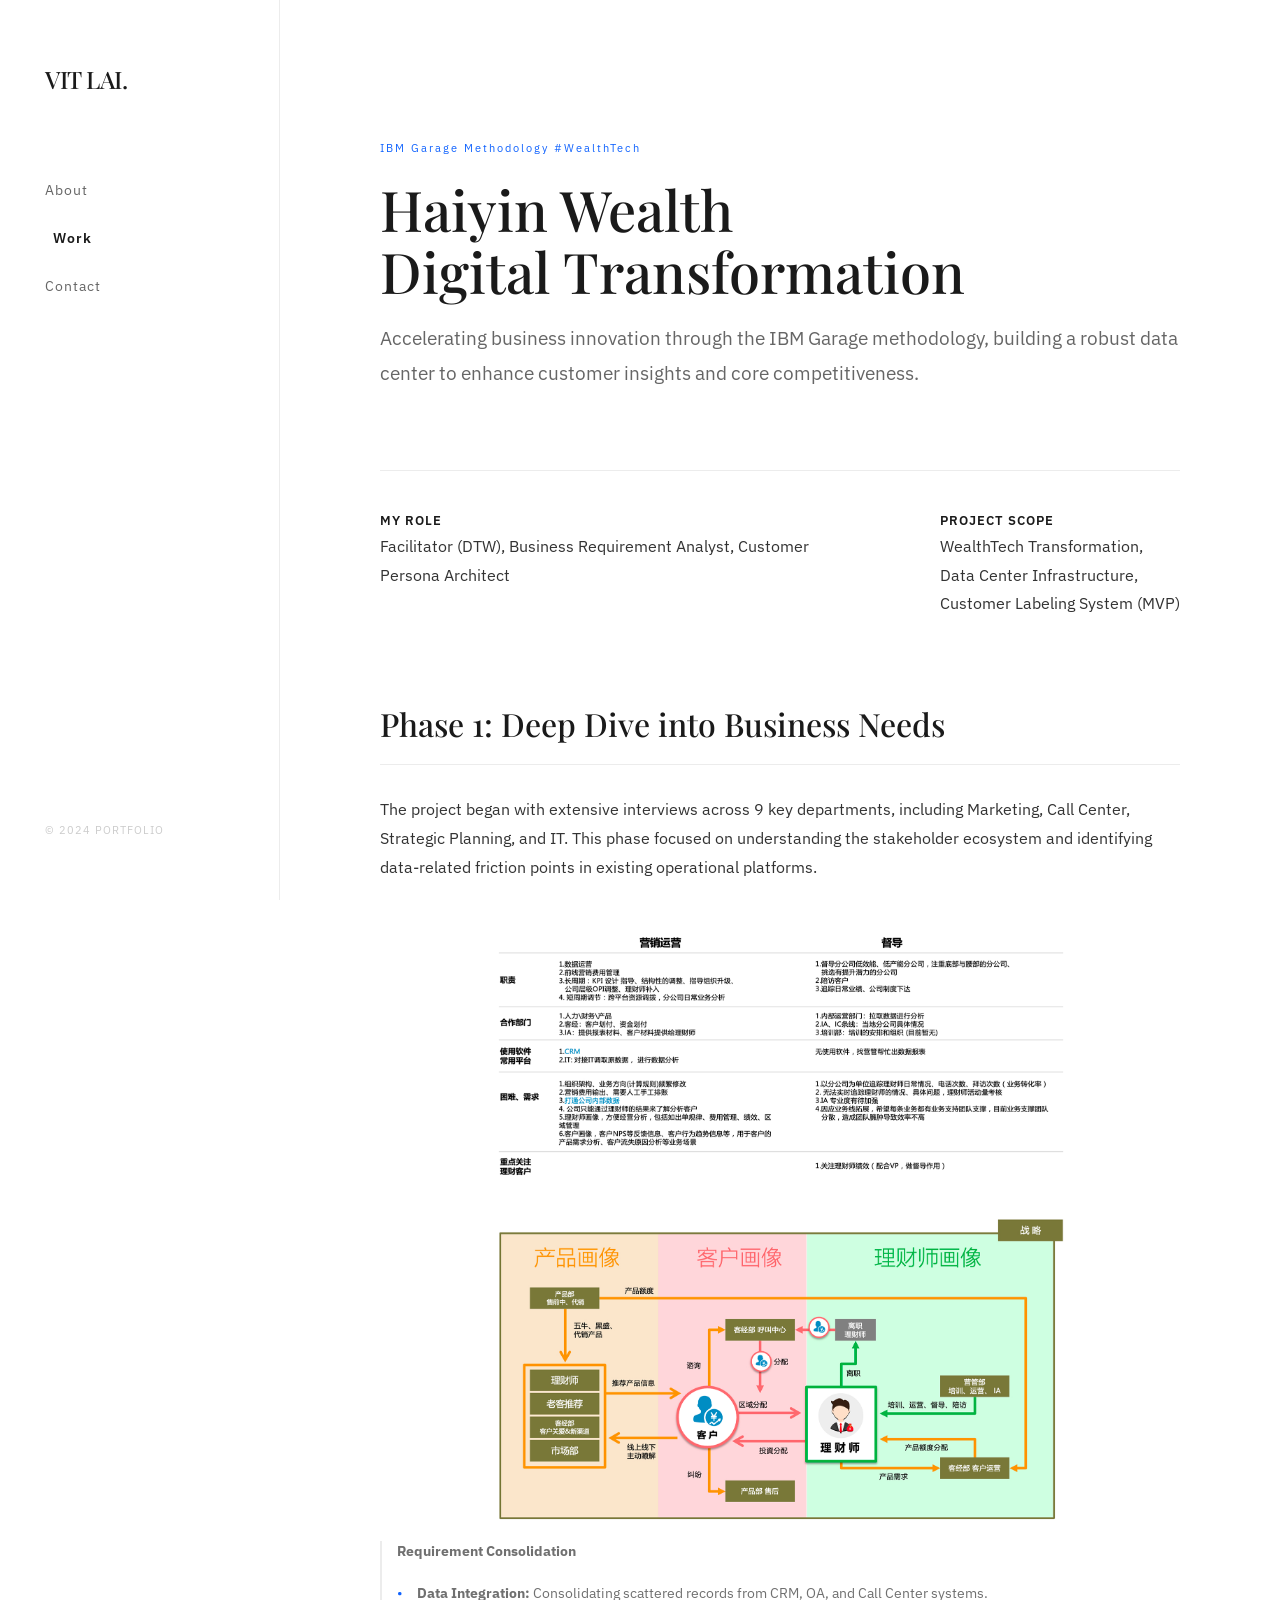
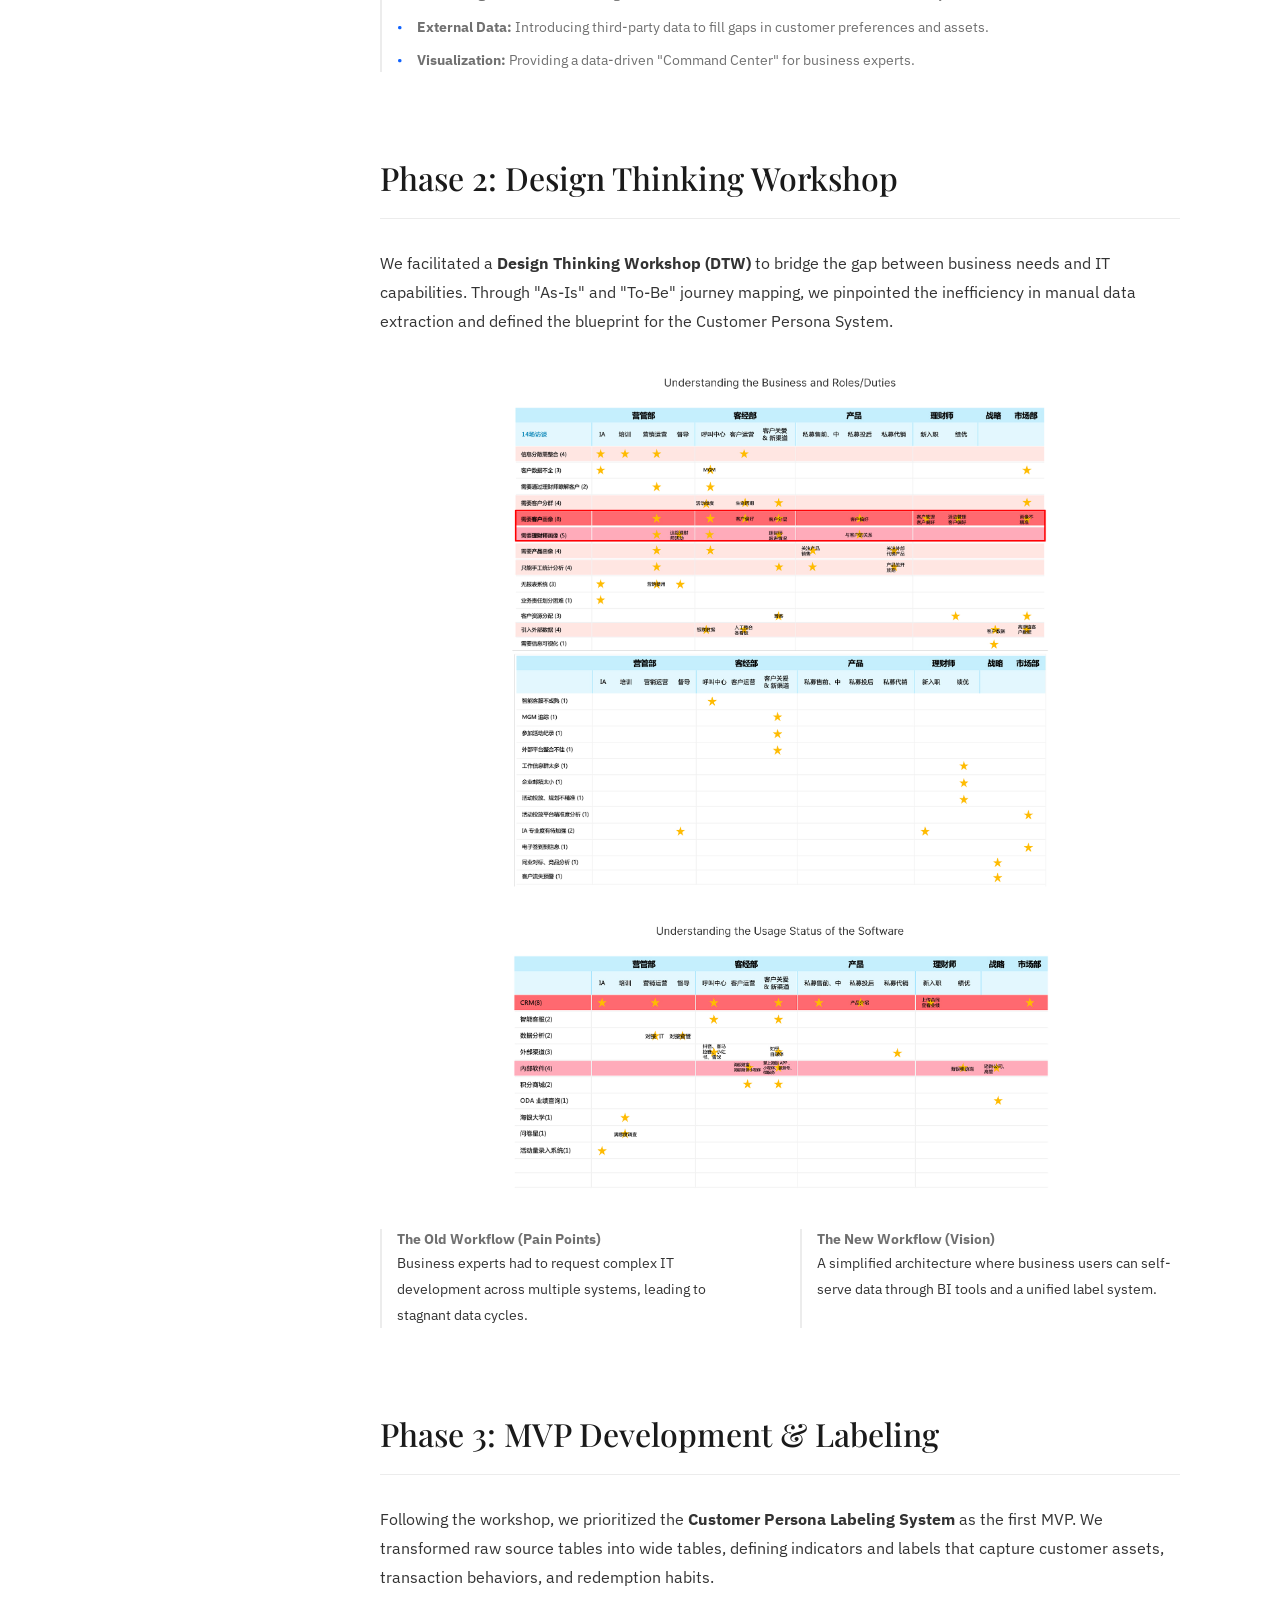
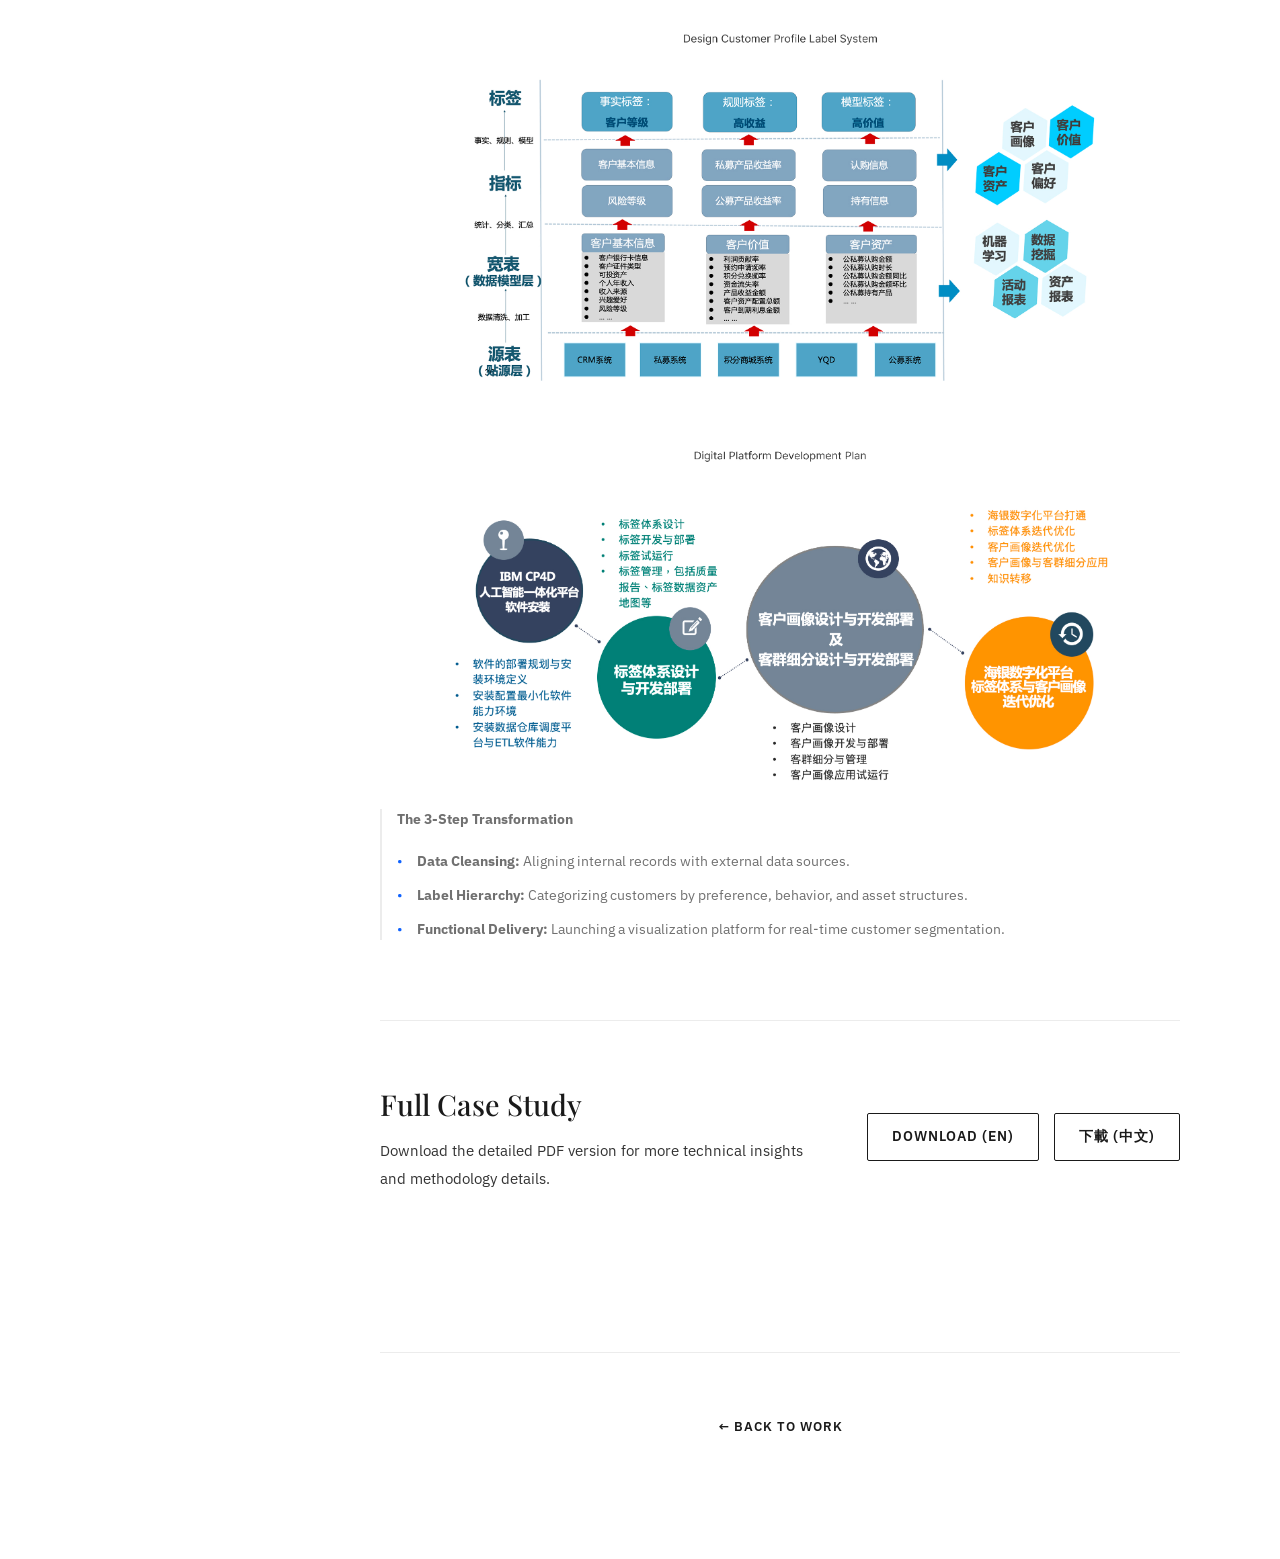
<file: dtwcases04.html>
<!DOCTYPE html>
<html lang="en\">
<head>
    <meta charset="UTF-8">
    <meta name="viewport" content="width=device-width, initial-scale=1.0">
    <title>Case Study: Haiyin Wealth Digital Transformation | Vit Lai</title>
    <link href="https://fonts.googleapis.com/css2?family=IBM+Plex+Sans:wght@300;400;600&family=Playfair+Display:wght@500;600&display=swap" rel="stylesheet">
    <link rel="stylesheet" href="css/style.css">
    <style>
        :root {
            --ibm-blue: #0f62fe;
            --text-main: #1a1a1a;
            --text-body: #333333;
            --text-sub: #666666;
            --border-light: #ececec;
        }
        .page-content p { color: var(--text-body); line-height: 1.8; }
        .case-title { font-family: 'Playfair Display', serif; color: var(--text-main); }
        .cv-label { color: var(--text-main); font-weight: 600; text-transform: uppercase; font-size: 0.8rem; letter-spacing: 1px; }
        .caption-box { border-left: 2px solid var(--border-light); padding-left: 15px; margin-top: 20px; }
        .impact-list { list-style: none; padding: 0; margin-top: 20px; }
        .impact-list li { margin-bottom: 12px; padding-left: 20px; position: relative; }
        .impact-list li::before { content: "•"; position: absolute; left: 0; color: var(--ibm-blue); }
        .role-section { background-color: #f9f9f9; padding: 40px; margin: 60px 0; display: grid; grid-template-columns: 1fr 1fr 2fr; gap: 30px; }
    </style>
</head>
<body>

<header id="side-nav">
        <div class="logo">
            <a href="index.html" style="text-decoration: none; color: inherit;">VIT LAI.</a>
        </div>
        <nav>
            <ul>
                <li><a href="index.html">About</a></li>
                <li><a href="index.html" class="active">Work</a></li>
                <li><a href="index.html">Contact</a></li>
            </ul>
        </nav>
        <div style="margin-top: auto; font-size: 0.7rem; color: #ccc; letter-spacing: 1px;">&copy; 2024 PORTFOLIO</div>
    </header>

<main>
    <article class="page-content active">
        <div class="case-header" style="margin-bottom: 80px;">
            <span class="case-tag">IBM Garage Methodology #WealthTech</span>
            <h1 class="case-title" style="font-size: 3.5rem; line-height: 1.1; margin: 20px 0;">Haiyin Wealth <br>Digital Transformation</h1>
            <p style="font-size: 1.2rem; color: #666; max-width: 800px;">
                Accelerating business innovation through the IBM Garage methodology, building a robust data center to enhance customer insights and core competitiveness.
            </p>
        </div>

        <div class="case-info-grid">
            <div>
                <h4 class="cv-label">My Role</h4>
                <p>Facilitator (DTW), Business Requirement Analyst, Customer Persona Architect</p>
            </div>
            <div>
                <h4 class="cv-label">Project Scope</h4>
                <p>WealthTech Transformation, Data Center Infrastructure, Customer Labeling System (MVP)</p>
            </div>
        </div>

        <section class="case-section" style="margin-top: 80px;">
            <h2 class="section-title" style="font-family: 'Playfair Display'; font-size: 2rem; margin-bottom: 30px;">Phase 1: Deep Dive into Business Needs</h2>
            <p style="margin-bottom: 40px;">
                The project began with extensive interviews across 9 key departments, including Marketing, Call Center, Strategic Planning, and IT. This phase focused on understanding the stakeholder ecosystem and identifying data-related friction points in existing operational platforms.
            </p>
            <div class="img-grid-2">
                <img src="images/haiyin-stakeholders.jpg" style="grid-column: span 2; width: 100%; height: auto;" alt="Stakeholder Map">
            </div>
            <div class="caption-box">
                <strong>Requirement Consolidation</strong>
                <ul class="impact-list">
                    <li><strong>Data Integration:</strong> Consolidating scattered records from CRM, OA, and Call Center systems.</li>
                    <li><strong>External Data:</strong> Introducing third-party data to fill gaps in customer preferences and assets.</li>
                    <li><strong>Visualization:</strong> Providing a data-driven "Command Center" for business experts.</li>
                </ul>
            </div>
        </section>

        <section class="case-section" style="margin-top: 80px;">
            <h2 class="section-title" style="font-family: 'Playfair Display'; font-size: 2rem; margin-bottom: 30px;">Phase 2: Design Thinking Workshop</h2>
            <p style="margin-bottom: 40px;">
                We facilitated a <strong>Design Thinking Workshop (DTW)</strong> to bridge the gap between business needs and IT capabilities. Through "As-Is" and "To-Be" journey mapping, we pinpointed the inefficiency in manual data extraction and defined the blueprint for the Customer Persona System.
            </p>
            <div class="img-grid-2">
                <img src="images/haiyin-workshop.jpg" style="grid-column: span 2; width: 100%; height: auto;" alt="DTW Summary">
            </div>
            <div style="display: grid; grid-template-columns: 1fr 1fr; gap: 40px; margin-top: 40px;">
                <div class="caption-box" style="margin-top: 0;">
                    <strong>The Old Workflow (Pain Points)</strong>
                    <p style="font-size: 0.9rem;">Business experts had to request complex IT development across multiple systems, leading to stagnant data cycles.</p>
                </div>
                <div class="caption-box" style="margin-top: 0;">
                    <strong>The New Workflow (Vision)</strong>
                    <p style="font-size: 0.9rem;">A simplified architecture where business users can self-serve data through BI tools and a unified label system.</p>
                </div>
            </div>
        </section>

        <section class="case-section" style="margin-top: 80px;">
            <h2 class="section-title" style="font-family: 'Playfair Display'; font-size: 2rem; margin-bottom: 30px;">Phase 3: MVP Development & Labeling</h2>
            <p style="margin-bottom: 40px;">
                Following the workshop, we prioritized the <strong>Customer Persona Labeling System</strong> as the first MVP. We transformed raw source tables into wide tables, defining indicators and labels that capture customer assets, transaction behaviors, and redemption habits.
            </p>
            <div class="img-grid-2">
                <img src="images/haiyin-labels.jpg" style="grid-column: span 2; width: 100%; height: auto;" alt="Labeling Architecture">
            </div>
            <div class="caption-box">
                <strong>The 3-Step Transformation</strong>
                <ul class="impact-list">
                    <li><strong>Data Cleansing:</strong> Aligning internal records with external data sources.</li>
                    <li><strong>Label Hierarchy:</strong> Categorizing customers by preference, behavior, and asset structures.</li>
                    <li><strong>Functional Delivery:</strong> Launching a visualization platform for real-time customer segmentation.</li>
                </ul>
            </div>
        </section>
        <section class="download-section">
                <div class="download-content">
                    <h3>Full Case Study</h3>
                    <p>Download the detailed PDF version for more technical insights and methodology details.</p>
                </div>
                <div class="download-buttons">
                    <a href="pdf/Haiyin-FintechLabelMg-EN.pdf" target="_blank" class="btn-download btn-en" download>
                        Download (EN)
                    </a>
                    <a href="pdf/Haiyin-FintechLabelMg-CN.pdf" target="_blank" class="btn-download btn-zh" download>
                        下載 (中文)
                    </a>
                </div>
            </section>
        <footer style="margin-top: 100px; padding-top: 60px; border-top: 1px solid var(--border-light); text-align: center;">
            <a href="index.html#portfolio" style="text-decoration: none; color: var(--text-main); font-weight: 600; font-size: 0.8rem; text-transform: uppercase; letter-spacing: 1px;">
                ← Back to Work
            </a>
        </footer>
    </article>
</main>

</body>
</html>
</file>
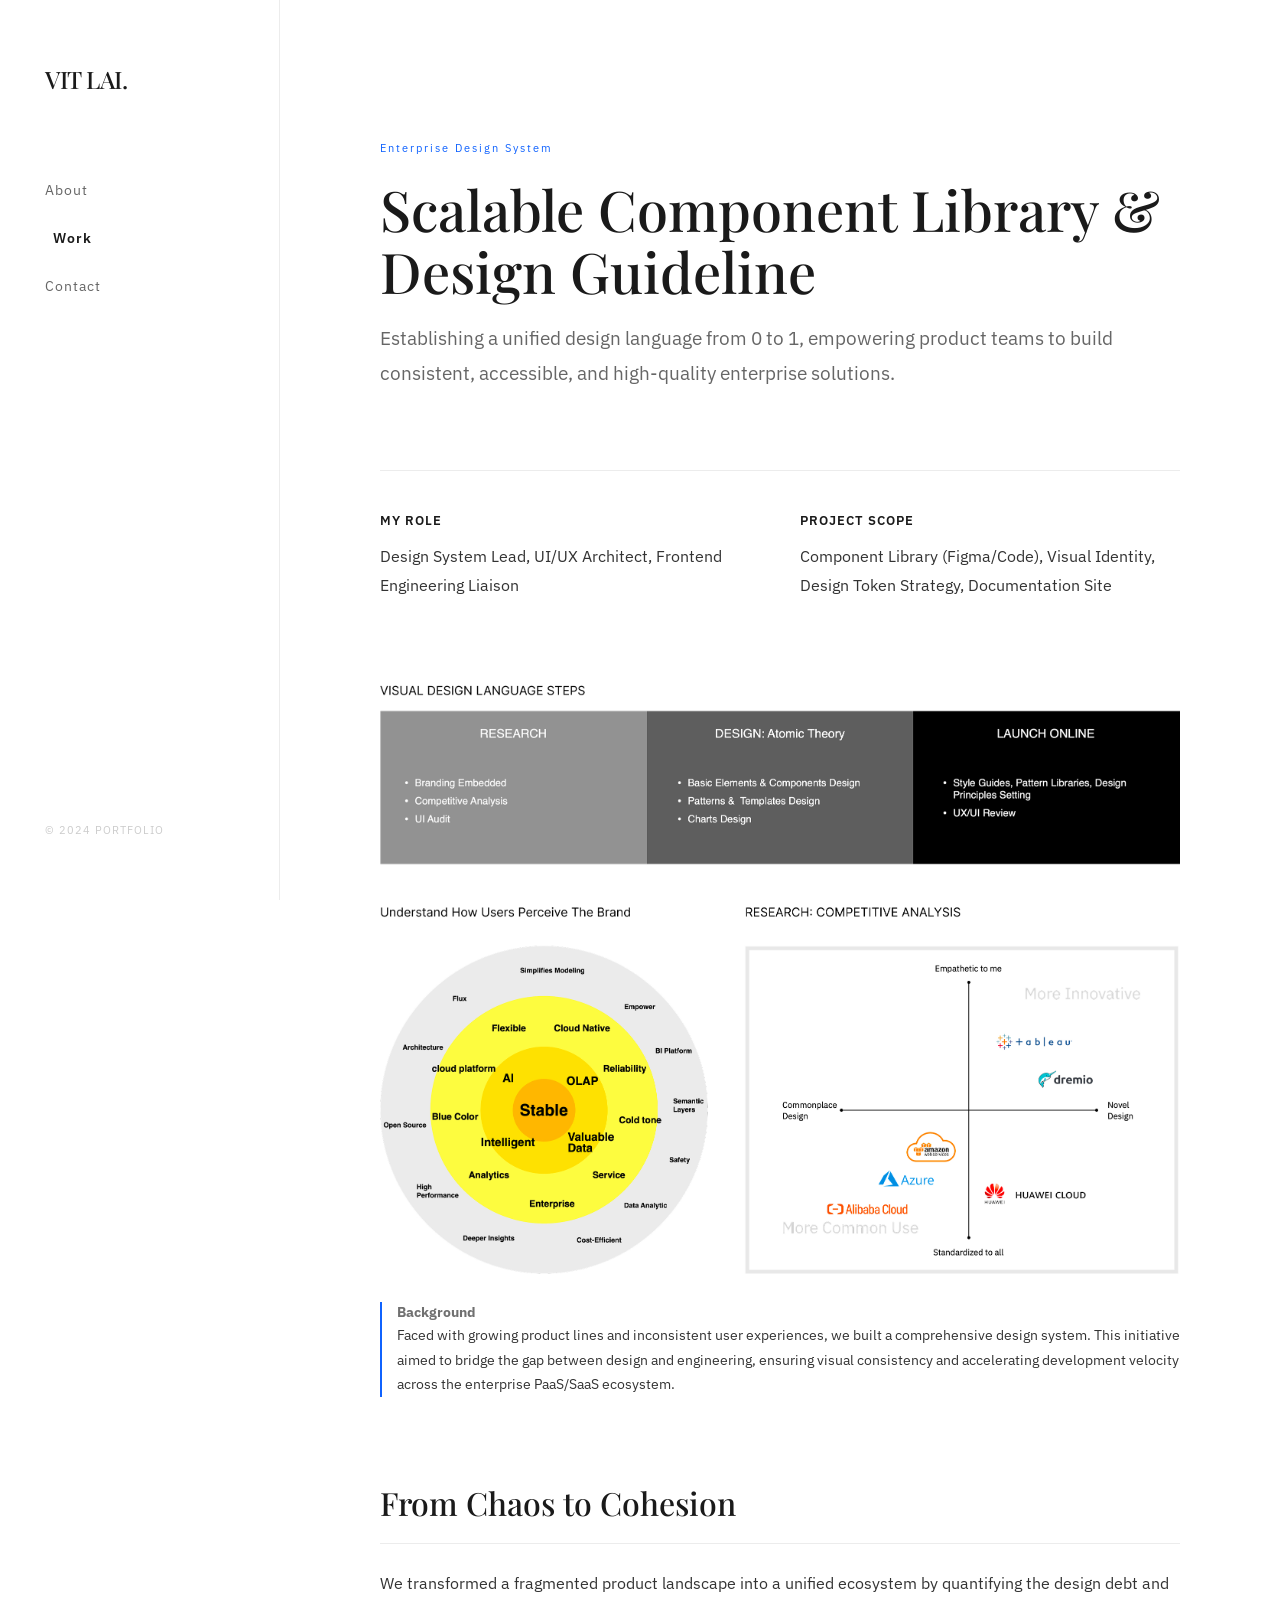
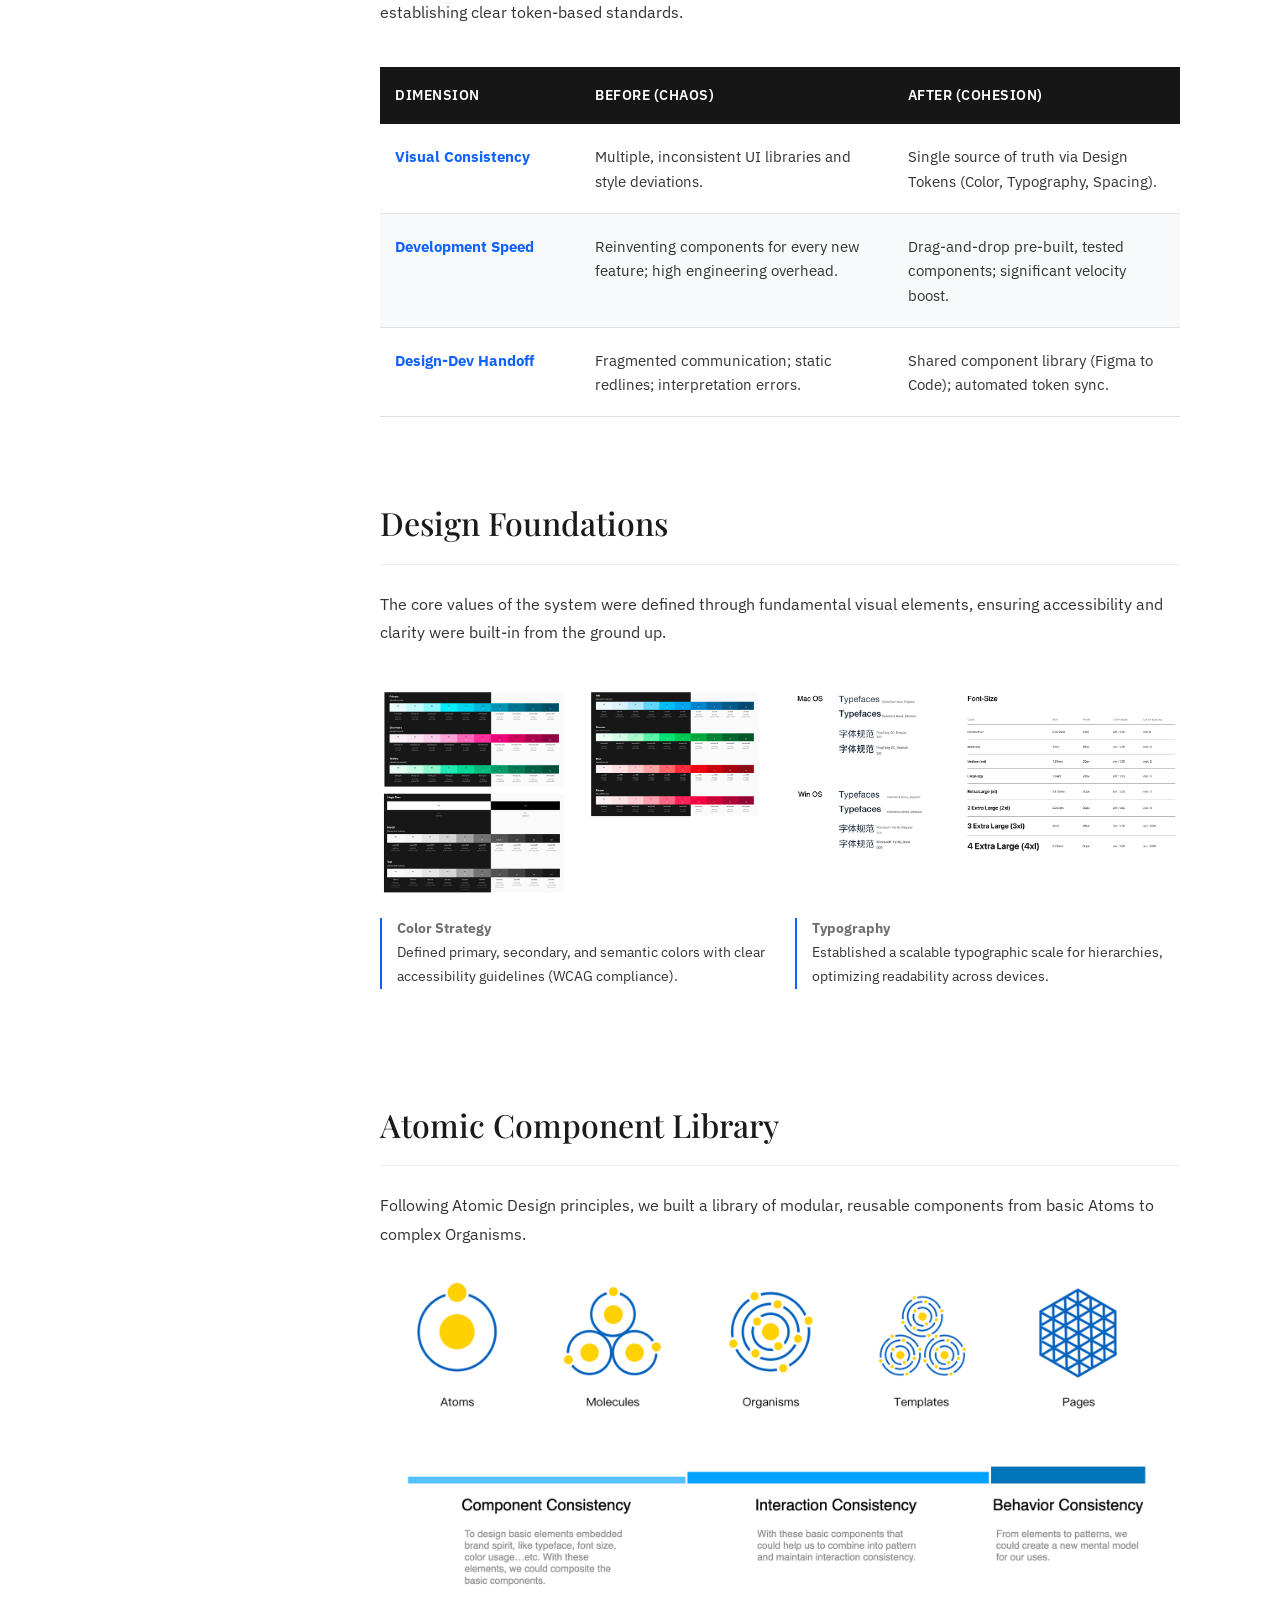
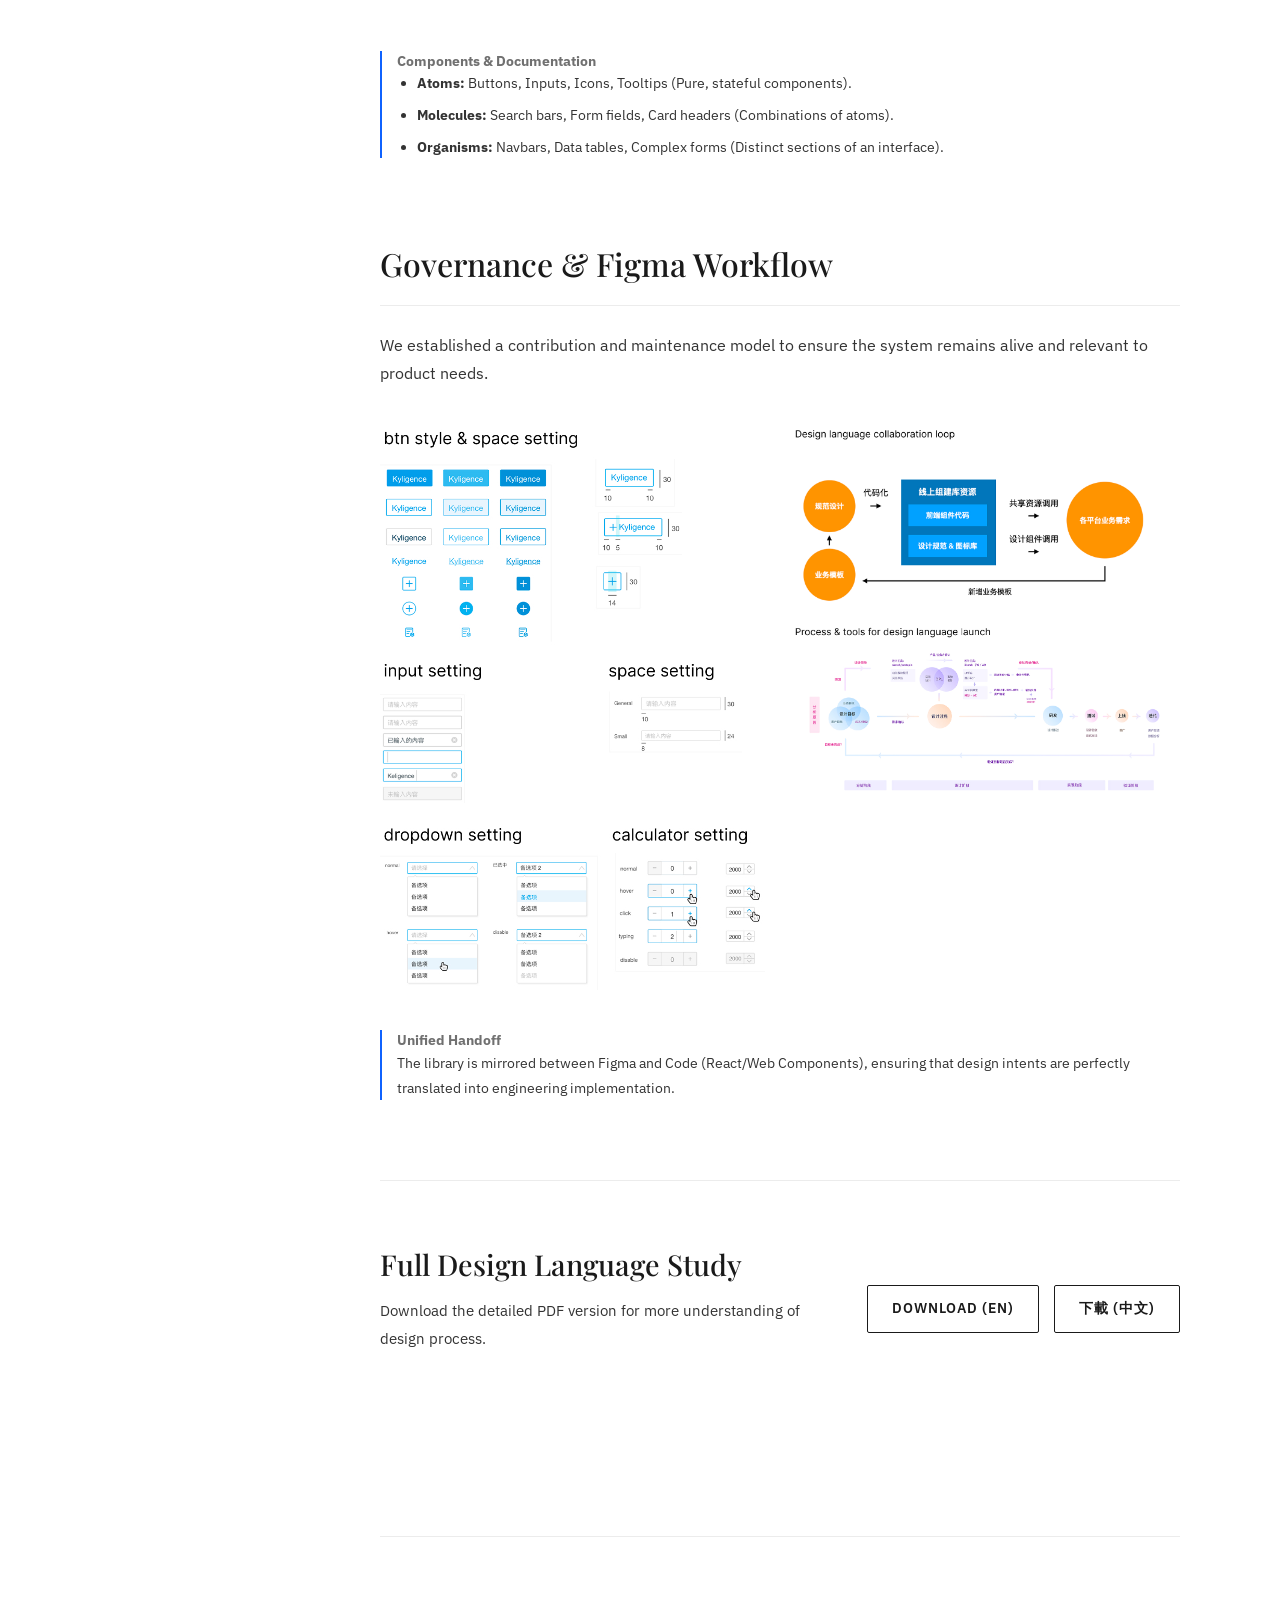
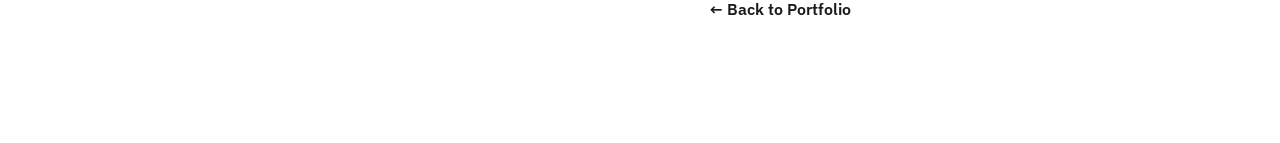
<file: swdesign-designlanguage.html>
<!DOCTYPE html>
<html lang="en">
<head>
    <meta charset="UTF-8">
    <meta name="viewport" content="width=device-width, initial-scale=1.0">
    <title>Case Study: Enterprise Design System | Vit Lai</title>
    <link href="https://fonts.googleapis.com/css2?family=IBM+Plex+Sans:wght@300;400;600&family=Playfair+Display:wght@500;600&display=swap" rel="stylesheet">
    <link rel="stylesheet" href="css/style.css">
    <style>
        /* 繼承自代碼範例的專案特定樣式 */
        :root {
            --ibm-blue: #0f62fe;
            --text-main: #1a1a1a;
            --text-body: #333333;
            --text-sub: #666666;
            --border-light: #ececec;
        }

        .page-content p { color: var(--text-body); line-height: 1.8; margin-bottom: 1.5rem; }
        .case-title { font-family: 'Playfair Display', serif; color: var(--text-main); }
        
        .cv-label { font-weight: 600; text-transform: uppercase; font-size: 0.8rem; letter-spacing: 1px; margin-bottom: 10px; color: var(--text-main); }
        .caption-box { border-left: 2px solid var(--ibm-blue); padding-left: 15px; margin: 20px 0 30px 0; }
        .img-grid-2 { display: grid; grid-template-columns: 1fr 1fr; gap: 30px; margin: 40px 0; }
        .hero-img { width: 100%; height: auto; border-radius: 4px; box-shadow: 0 10px 30px rgba(0,0,0,0.05); }

        section { margin-bottom: 100px; }
        h2 { font-family: 'Playfair Display', serif; font-size: 2.2rem; margin-bottom: 1.5rem; border-bottom: 1px solid var(--border-light); padding-bottom: 15px; }

        /* 對照表格樣式 */
        .comparison-container { margin: 40px 0; overflow-x: auto; }
        .comparison-table { width: 100%; border-collapse: collapse; font-family: 'IBM Plex Sans', sans-serif; font-size: 0.95rem; background-color: #ffffff; }
        .comparison-table thead tr { background-color: #161616; color: #ffffff; text-align: left; }
        .comparison-table th { padding: 18px 15px; font-weight: 600; text-transform: uppercase; letter-spacing: 0.5px; font-size: 0.85rem; }
        .comparison-table td { padding: 20px 15px; border-bottom: 1px solid #e0e0e0; vertical-align: top; line-height: 1.6; color: #333; }
        .comparison-table tbody tr:nth-child(even) { background-color: #f8f9fa; }
        .comparison-table tbody tr:hover { background-color: #edf5ff; transition: background-color 0.3s ease; }
        .comparison-table td:first-child { font-weight: 600; color: var(--ibm-blue); width: 25%; }
        
        .impact-list { padding-left: 20px; color: var(--text-body); }
        .impact-list li { margin-bottom: 10px; }
    </style>
</head>
<body>

    <header id="side-nav">
        <div class="logo">
            <a href="index.html" style="text-decoration: none; color: inherit;">VIT LAI.</a>
        </div>
        <nav>
            <ul>
                <li><a href="index.html">About</a></li>
                <li><a href="index.html" class="active">Work</a></li>
                <li><a href="index.html">Contact</a></li>
            </ul>
        </nav>
        <div style="margin-top: auto; font-size: 0.7rem; color: #ccc; letter-spacing: 1px;">&copy; 2024 PORTFOLIO</div>
    </header>

    <main class="container">
        <article class="page-content active">
            <div class="case-header" style="margin-bottom: 80px;">
                <span class="case-tag">Enterprise Design System</span>
                <h1 class="case-title" style="font-size: 3.5rem; line-height: 1.1; margin: 20px 0;">Scalable Component Library & Design Guideline</h1>
                <p style="font-size: 1.2rem; color: #666; max-width: 800px;">
                    Establishing a unified design language from 0 to 1, empowering product teams to build consistent, accessible, and high-quality enterprise solutions.
                </p>
            </div>

            <div class="case-info-grid" style="display: grid; grid-template-columns: 1fr 1fr; gap: 40px; margin-bottom: 60px;">
                <div>
                    <h4 class="cv-label">My Role</h4>
                    <p>Design System Lead, UI/UX Architect, Frontend Engineering Liaison</p>
                </div>
                <div>
                    <h4 class="cv-label">Project Scope</h4>
                    <p>Component Library (Figma/Code), Visual Identity, Design Token Strategy, Documentation Site</p>
                </div>
            </div>

            <section>
                <img src="images/ds-hero-overview.jpg" alt="Design System Overview" style="width:100%; height: auto;">
                <div class="caption-box">
                    <strong>Background</strong>
                    <p>Faced with growing product lines and inconsistent user experiences, we built a comprehensive design system. This initiative aimed to bridge the gap between design and engineering, ensuring visual consistency and accelerating development velocity across the enterprise PaaS/SaaS ecosystem.</p>
                </div>
            </section>

            <section>
                <h2>From Chaos to Cohesion</h2>
                <p>We transformed a fragmented product landscape into a unified ecosystem by quantifying the design debt and establishing clear token-based standards.</p>
                
                <div class="comparison-container">
                    <table class="comparison-table">
                        <thead>
                            <tr>
                                <th>Dimension</th>
                                <th>Before (Chaos)</th>
                                <th>After (Cohesion)</th>
                            </tr>
                        </thead>
                        <tbody>
                            <tr>
                                <td><strong>Visual Consistency</strong></td>
                                <td>Multiple, inconsistent UI libraries and style deviations.</td>
                                <td>Single source of truth via Design Tokens (Color, Typography, Spacing).</td>
                            </tr>
                            <tr>
                                <td><strong>Development Speed</strong></td>
                                <td>Reinventing components for every new feature; high engineering overhead.</td>
                                <td>Drag-and-drop pre-built, tested components; significant velocity boost.</td>
                            </tr>
                            <tr>
                                <td><strong>Design-Dev Handoff</strong></td>
                                <td>Fragmented communication; static redlines; interpretation errors.</td>
                                <td>Shared component library (Figma to Code); automated token sync.</td>
                            </tr>
                        </tbody>
                    </table>
                </div>
            </section>

            <section>
                <h2>Design Foundations</h2>
                <p>The core values of the system were defined through fundamental visual elements, ensuring accessibility and clarity were built-in from the ground up.</p>
                
                <div class="img-grid-2">
                    <div>
                        <img src="images/ds-color-system.jpg" alt="Color System" style="width:100%; height: auto;">
                        <div class="caption-box">
                            <strong>Color Strategy</strong>
                            <p>Defined primary, secondary, and semantic colors with clear accessibility guidelines (WCAG compliance).</p>
                        </div>
                    </div>
                    <div>
                        <img src="images/ds-typography.jpg" alt="Typography System" style="width:100%; height: auto;">
                        <div class="caption-box">
                            <strong>Typography</strong>
                            <p>Established a scalable typographic scale for hierarchies, optimizing readability across devices.</p>
                        </div>
                    </div>
                </div>
            </section>

            <section>
                <h2>Atomic Component Library</h2>
                <p>Following Atomic Design principles, we built a library of modular, reusable components from basic Atoms to complex Organisms.</p>
                
                <img src="images/ds-atomic-structure.jpg" alt="Atomic Design Structure" style="width:100%; height:auto; margin-bottom: 30px;">
                
                <div class="caption-box">
                    <strong>Components & Documentation</strong>
                    <ul class="impact-list">
                        <li><strong>Atoms:</strong> Buttons, Inputs, Icons, Tooltips (Pure, stateful components).</li>
                        <li><strong>Molecules:</strong> Search bars, Form fields, Card headers (Combinations of atoms).</li>
                        <li><strong>Organisms:</strong> Navbars, Data tables, Complex forms (Distinct sections of an interface).</li>
                    </ul>
                </div>
            </section>

            <section>
                <h2>Governance & Figma Workflow</h2>
                <p>We established a contribution and maintenance model to ensure the system remains alive and relevant to product needs.</p>
                
                <div class="img-grid-2">
                    <div>
                        <img src="images/ds-figma-library.jpg" alt="Figma Component Library" style="width:100%; height: auto;">
                    </div>
                    <div>
                        <img src="images/ds-code-documentation.jpg" alt="Design System Documentation" style="width:100%; height: auto;">
                    </div>
                </div>
                <div class="caption-box">
                    <strong>Unified Handoff</strong>
                    <p>The library is mirrored between Figma and Code (React/Web Components), ensuring that design intents are perfectly translated into engineering implementation.</p>
                </div>
            </section>
            <section class="download-section">
                <div class="download-content">
                    <h3>Full Design Language Study</h3>
                    <p>Download the detailed PDF version for more understanding of design process.</p>
                </div>
                <div class="download-buttons">
                    <a href="pdf/EnterpriseDesignSystem-EN.pdf" target="_blank" class="btn-download btn-en" download>
                        Download (EN)
                    </a>
                    <a href="pdf/EnterpriseDesignSystem-CN.pdf" target="_blank" class="btn-download btn-zh" download>
                        下載 (中文)
                    </a>
                </div>
            </section>

            <footer style="margin-top: 100px; padding-top: 60px; border-top: 1px solid var(--border-light); text-align: center;">
                <a href="index.html#portfolio" style="text-decoration: none; color: var(--text-main); font-weight: 600;">
                    ← Back to Portfolio
                </a>
            </footer>
        </article>
    </main>
</body>
</html>
</file>
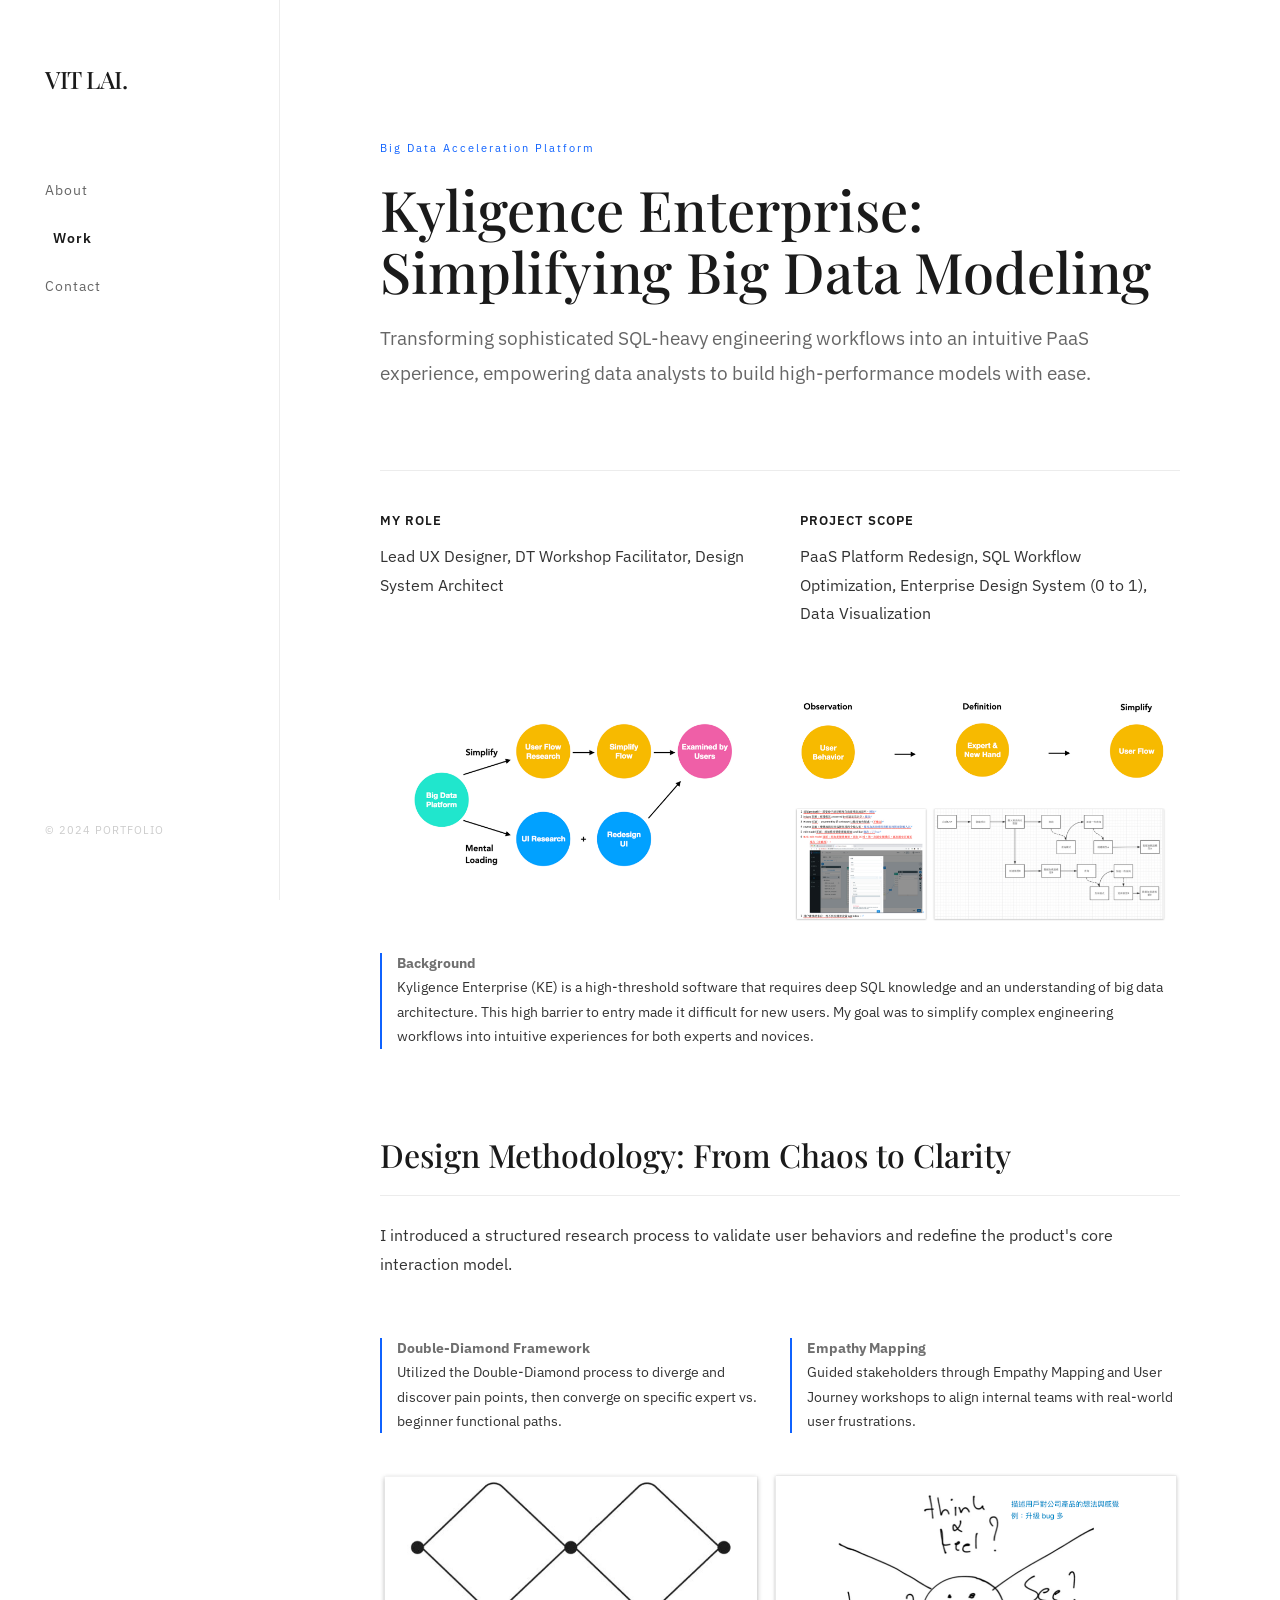
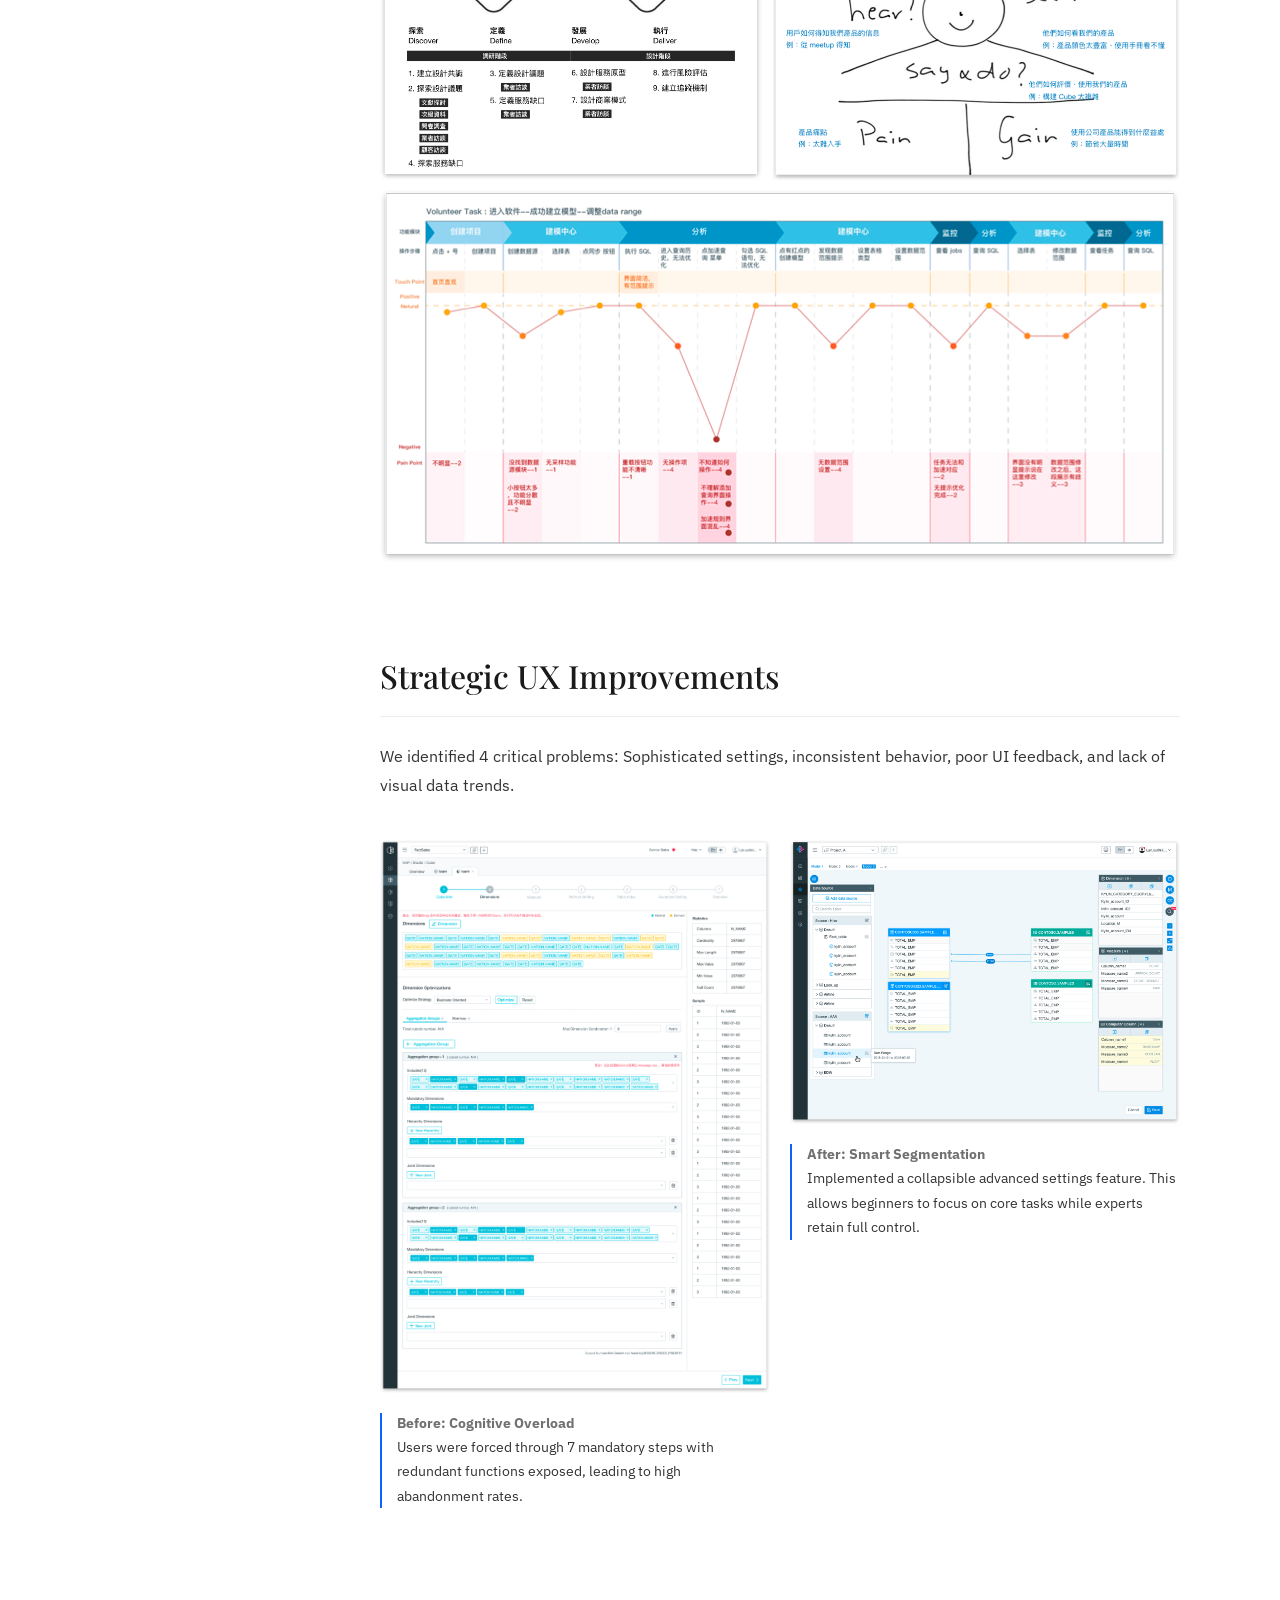
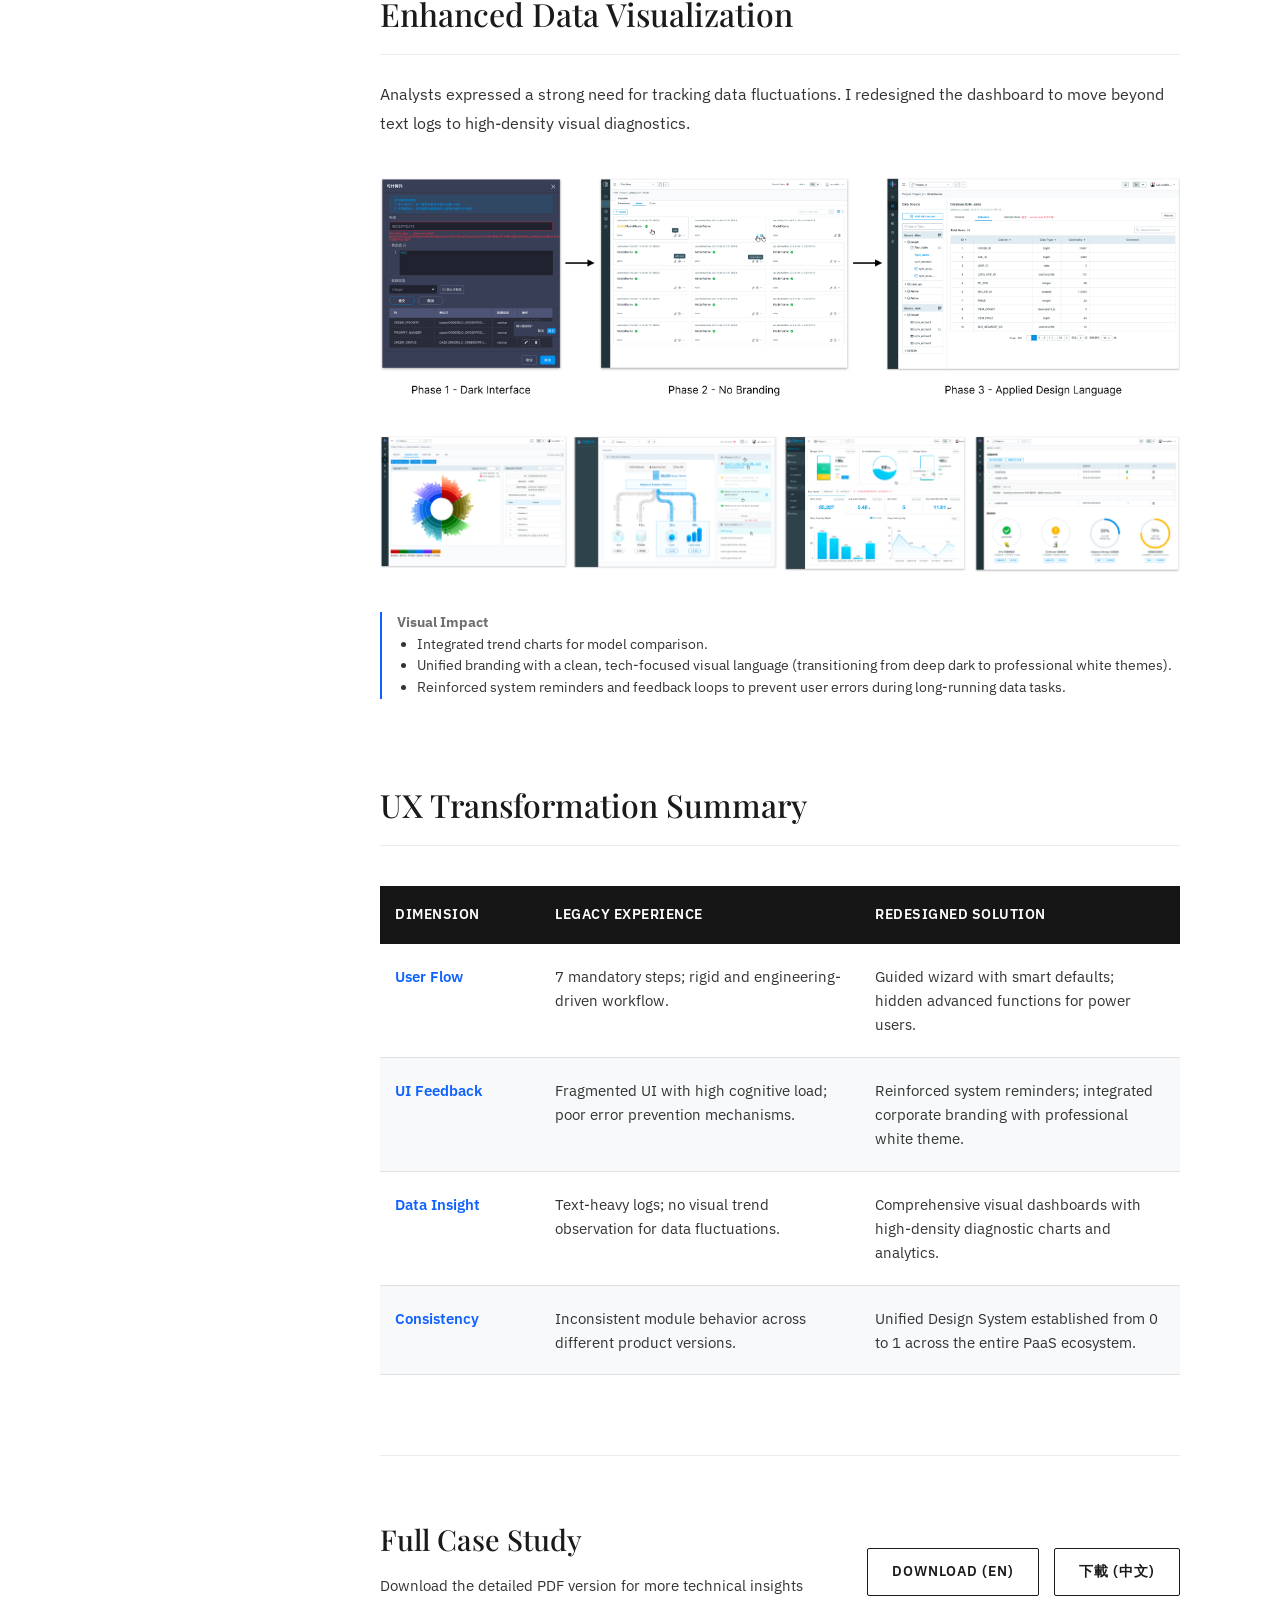
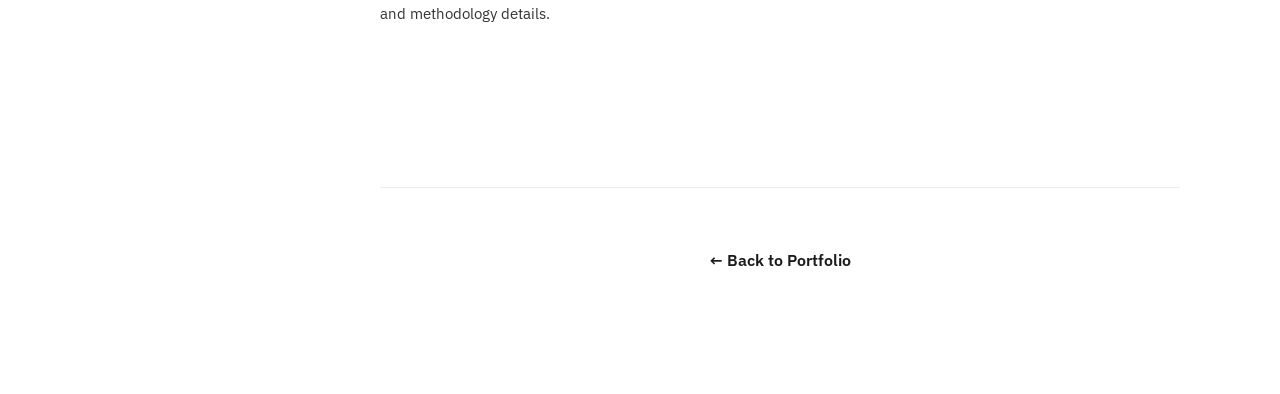
<file: swdesign-kyligence.html>
<!DOCTYPE html>
<html lang="en">
<head>
    <meta charset="UTF-8">
    <meta name="viewport" content="width=device-width, initial-scale=1.0">
    <title>Case Study: Kyligence Big Data Platform | Vit Lai</title>
    <link href="https://fonts.googleapis.com/css2?family=IBM+Plex+Sans:wght@300;400;600&family=Playfair+Display:wght@500;600&display=swap" rel="stylesheet">
    <link rel="stylesheet" href="css/style.css">
    <style>
        :root {
            --ibm-blue: #0f62fe;
            --text-main: #1a1a1a;
            --text-body: #333333;
            --text-sub: #666666;
            --border-light: #ececec;
        }
        .page-content p { color: var(--text-body); line-height: 1.8; }
        .case-title { font-family: 'Playfair Display', serif; color: var(--text-main); font-size: 2.5rem; margin-bottom: 1rem; }
        .cv-label { color: var(--text-main); font-weight: 600; text-transform: uppercase; font-size: 0.8rem; letter-spacing: 1px; }
        .caption-box { border-left: 2px solid var(--ibm-blue); padding-left: 15px; margin-top: 20px; }
        .impact-list { padding-left: 20px; color: var(--text-body); }
        .img-grid-2 { display: grid; grid-template-columns: 1fr 1fr; gap: 20px; margin: 40px 0;}
        .img-grid-3 img{ display: grid; grid-template-columns: 1fr; gap: 20px; margin: 40px 0; height: auto; width: 100%;}
        .hero-img { width: 100%; height: auto; border-radius: 4px; }
        .tag-container { margin: 20px 0; display: flex; gap: 10px; flex-wrap: wrap; }
        .tag { background: #f4f4f4; padding: 4px 12px; border-radius: 16px; font-size: 0.85rem; color: var(--text-sub); }

        /* 表格容器样式 */
    .comparison-container {
        margin: 40px 0;
        overflow-x: auto; /* 适配移动端 */
    }

    .comparison-table {
        width: 100%;
        border-collapse: collapse;
        font-family: 'IBM Plex Sans', sans-serif;
        font-size: 0.95rem;
        background-color: #ffffff;
    }

    /* 标题栏设计 */
    .comparison-table thead tr {
        background-color: #161616; /* 极简黑/深灰 */
        color: #ffffff;
        text-align: left;
    }

    .comparison-table th {
        padding: 18px 15px;
        font-weight: 600;
        text-transform: uppercase;
        letter-spacing: 0.5px;
        font-size: 0.85rem;
    }

    /* 内容行设计 */
    .comparison-table td {
        padding: 20px 15px;
        border-bottom: 1px solid #e0e0e0;
        vertical-align: top;
        line-height: 1.6;
        color: #333;
    }

    /* 斑马纹与悬停效果 */
    .comparison-table tbody tr:nth-child(even) {
        background-color: #f8f9fa;
    }

    .comparison-table tbody tr:hover {
        background-color: #edf5ff; /* 淡淡的 IBM Blue 悬停色 */
        transition: background-color 0.3s ease;
    }

    /* 维度列强调 */
    .comparison-table td:first-child {
        font-weight: 600;
        color: #0f62fe; /* IBM Blue 强调 */
        width: 20%;
    }

    /* 内容列宽度平分 */
    .comparison-table td:not(:first-child) {
        width: 40%;
    }

    /* 移动端微调 */
    @media (max-width: 768px) {
        .comparison-table {
            font-size: 0.85rem;
        }
        .comparison-table th, .comparison-table td {
            padding: 12px 10px;
        }
    }
    </style>
</head>
<body>
    <header id="side-nav">
        <div class="logo">
            <a href="index.html" style="text-decoration: none; color: inherit;">VIT LAI.</a>
        </div>
        <nav>
            <ul>
                <li><a href="index.html">About</a></li>
                <li><a href="index.html" class="active">Work</a></li>
                <li><a href="index.html">Contact</a></li>
            </ul>
        </nav>
        <div style="margin-top: auto; font-size: 0.7rem; color: #ccc; letter-spacing: 1px;">&copy; 2024 PORTFOLIO</div>
    </header>

<main class="container">
    <article class="page-content active">

        <div class="case-header" style="margin-bottom: 80px;">
            <span class="case-tag">Big Data Acceleration Platform</span>
            <h1 class="case-title" style="font-size: 3.5rem; line-height: 1.1; margin: 20px 0;">Kyligence Enterprise: Simplifying Big Data Modeling</h1>
            <p style="font-size: 1.2rem; color: #666; max-width: 800px;">
                Transforming sophisticated SQL-heavy engineering workflows into an intuitive PaaS experience, empowering data analysts to build high-performance models with ease.
            </p>
        </div>
        
        <div class="case-info-grid" style="display: grid; grid-template-columns: 1fr 1fr; gap: 40px; margin-bottom: 60px;">
            <div>
                <h4 class="cv-label" style="font-weight: 600; text-transform: uppercase; font-size: 0.8rem; letter-spacing: 1px; margin-bottom: 10px;">My Role</h4>
                <p>Lead UX Designer, DT Workshop Facilitator, Design System Architect</p>
            </div>
            <div>
                <h4 class="cv-label" style="font-weight: 600; text-transform: uppercase; font-size: 0.8rem; letter-spacing: 1px; margin-bottom: 10px;">Project Scope</h4>
                <p>PaaS Platform Redesign, SQL Workflow Optimization, Enterprise Design System (0 to 1), Data Visualization</p>
            </div>
        </div>

        <section>
            <img src="images/ke-hero.jpg" class="hero-img" alt="Kyligence Enterprise Interface">
            <div class="caption-box">
                <strong>Background</strong>
                <p>Kyligence Enterprise (KE) is a high-threshold software that requires deep SQL knowledge and an understanding of big data architecture. This high barrier to entry made it difficult for new users. My goal was to simplify complex engineering workflows into intuitive experiences for both experts and novices.</p>
            </div>
        </section>

        <section>
            <h2>Design Methodology: From Chaos to Clarity</h2>
            <p>I introduced a structured research process to validate user behaviors and redefine the product's core interaction model.</p>
            <div class="img-grid-2">
                <div class="caption-box">
                    <strong>Double-Diamond Framework</strong>
                    <p>Utilized the Double-Diamond process to diverge and discover pain points, then converge on specific expert vs. beginner functional paths.</p>
                </div>
                <div class="caption-box">
                    <strong>Empathy Mapping</strong>
                    <p>Guided stakeholders through Empathy Mapping and User Journey workshops to align internal teams with real-world user frustrations.</p>
                </div>
            </div>
            <img src="images/ke-workshop.jpg" class="hero-img" alt="Workshop Process">
        </section>

        <section>
            <h2>Strategic UX Improvements</h2>
            <p>We identified 4 critical problems: Sophisticated settings, inconsistent behavior, poor UI feedback, and lack of visual data trends.</p>
            
            <div class="img-grid-2">
                <div>
                    <img src="images/ke-workflow-before.jpg" class="hero-img" alt="Legacy Workflow"style="height:auto;">
                    <div class="caption-box">
                        <strong>Before: Cognitive Overload</strong>
                        <p>Users were forced through 7 mandatory steps with redundant functions exposed, leading to high abandonment rates.</p>
                    </div>
                </div>
                <div>
                    <img src="images/ke-workflow-after.jpg" class="hero-img" alt="New Workflow" style="height:auto;">
                    <div class="caption-box" style="border-left-color: var(--ibm-blue);">
                        <strong>After: Smart Segmentation</strong>
                        <p>Implemented a collapsible advanced settings feature. This allows beginners to focus on core tasks while experts retain full control.</p>
                    </div>
                </div>
            </div>
        </section>

        <section>
            <h2>Enhanced Data Visualization</h2>
            <p>Analysts expressed a strong need for tracking data fluctuations. I redesigned the dashboard to move beyond text logs to high-density visual diagnostics.</p>
            <div class="img-grid-3">
                <img src="images/ke-viz-1.jpg" alt="Data Trends">
                <img src="images/ke-viz-2.jpg" alt="Diagnostic Dashboard">
            </div>
            <div class="caption-box">
                <strong>Visual Impact</strong>
                <ul class="impact-list">
                    <li>Integrated trend charts for model comparison.</li>
                    <li>Unified branding with a clean, tech-focused visual language (transitioning from deep dark to professional white themes).</li>
                    <li>Reinforced system reminders and feedback loops to prevent user errors during long-running data tasks.</li>
                </ul>
            </div>
        </section>

        <section>
            <h2>UX Transformation Summary</h2>
            <div class="comparison-container">
    <table class="comparison-table">
        <thead>
            <tr>
                <th>Dimension</th>
                <th>Legacy Experience</th>
                <th>Redesigned Solution</th>
            </tr>
        </thead>
        <tbody>
            <tr>
                <td>User Flow</td>
                <td>7 mandatory steps; rigid and engineering-driven workflow.</td>
                <td>Guided wizard with smart defaults; hidden advanced functions for power users.</td>
            </tr>
            <tr>
                <td>UI Feedback</td>
                <td>Fragmented UI with high cognitive load; poor error prevention mechanisms.</td>
                <td>Reinforced system reminders; integrated corporate branding with professional white theme.</td>
            </tr>
            <tr>
                <td>Data Insight</td>
                <td>Text-heavy logs; no visual trend observation for data fluctuations.</td>
                <td>Comprehensive visual dashboards with high-density diagnostic charts and analytics.</td>
            </tr>
            <tr>
                <td>Consistency</td>
                <td>Inconsistent module behavior across different product versions.</td>
                <td>Unified Design System established from 0 to 1 across the entire PaaS ecosystem.</td>
            </tr>
        </tbody>
    </table>
</div>
        </section>

        <section class="download-section">
                <div class="download-content">
                    <h3>Full Case Study</h3>
                    <p>Download the detailed PDF version for more technical insights and methodology details.</p>
                </div>
                <div class="download-buttons">
                    <a href="pdf/Kyligence-BigdataAcceleration-EN.pdf" target="_blank" class="btn-download btn-en" download>
                        Download (EN)
                    </a>
                    <a href="pdf/Kyligence-BigdataAcceleration-CN.pdf" target="_blank" class="btn-download btn-zh" download>
                        下載 (中文)
                    </a>
                </div>
            </section>

        <footer style="margin-top: 100px; padding-top: 60px; border-top: 1px solid var(--border-light); text-align: center;">
            <a href="index.html#portfolio" style="text-decoration: none; color: var(--text-main); font-weight: 600;">
                ← Back to Portfolio
            </a>
        </footer>
    </article>
</main>
</body>
</html>
</file>
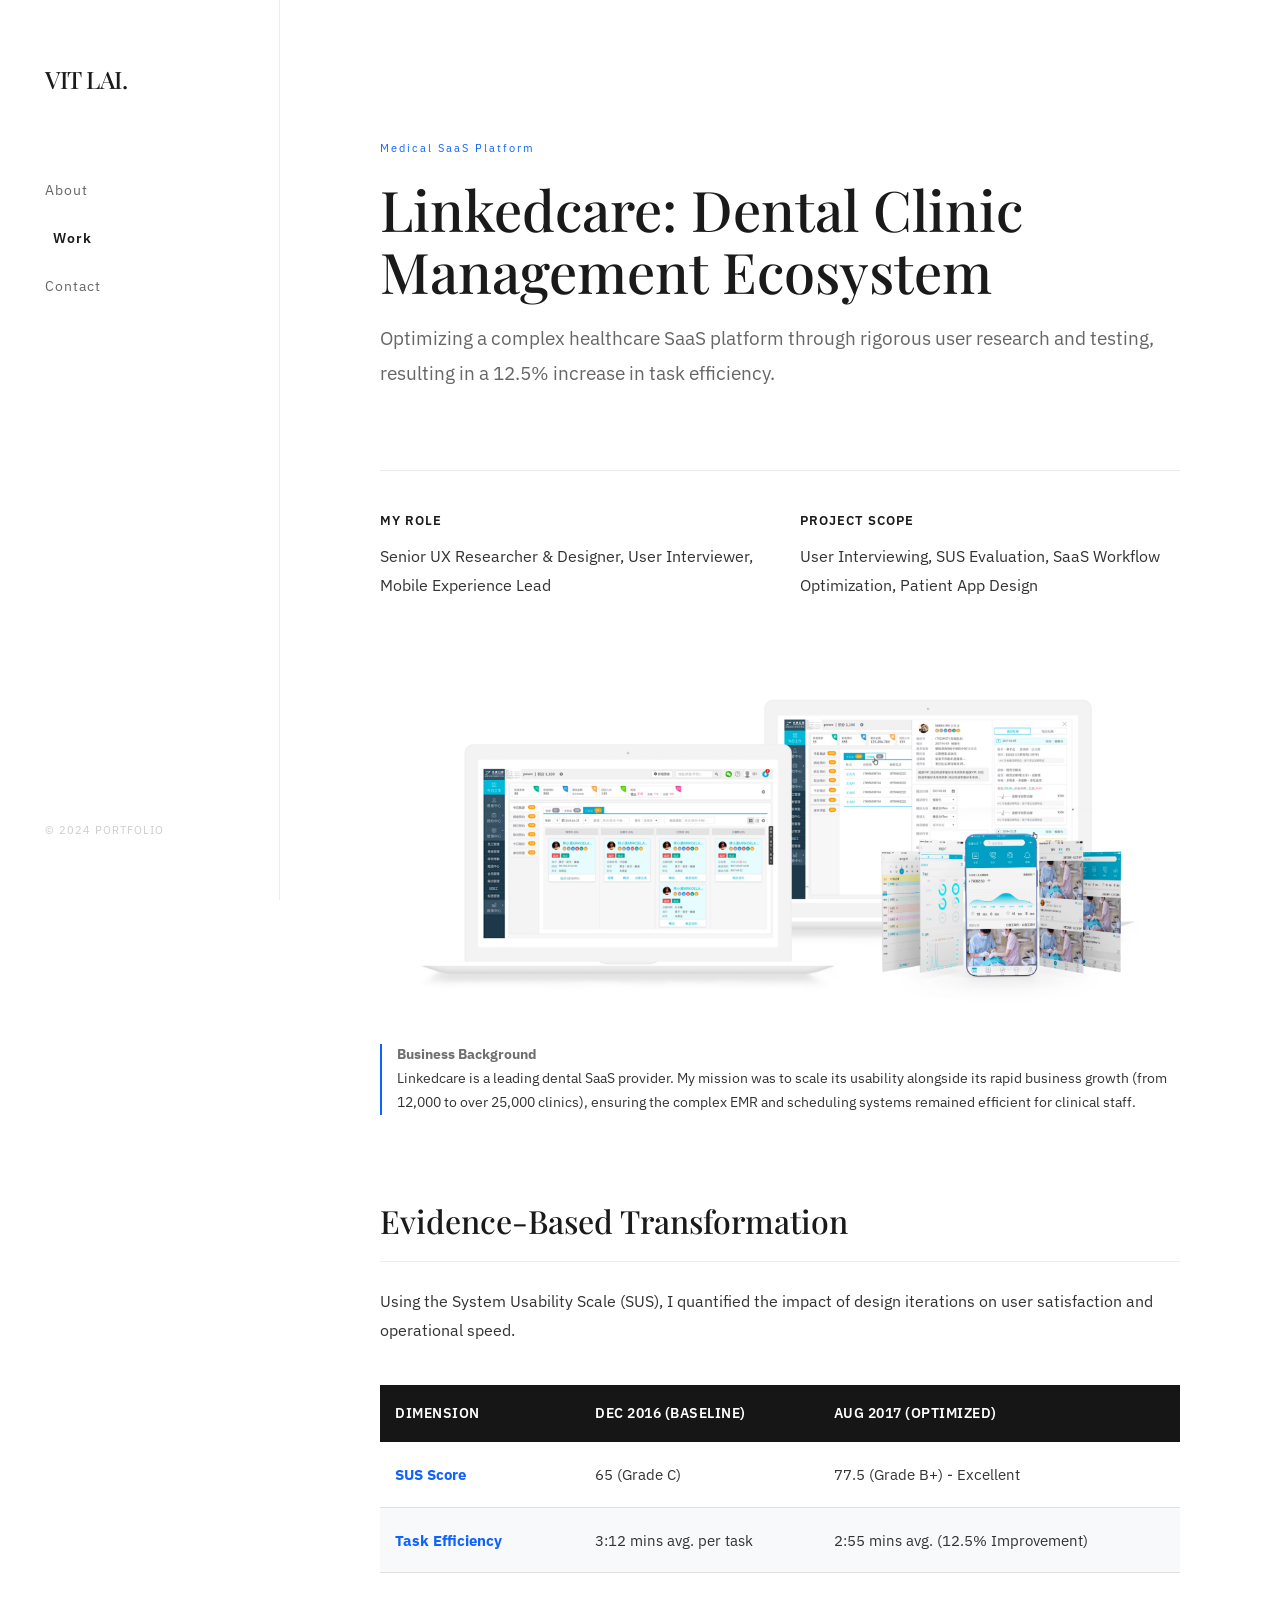
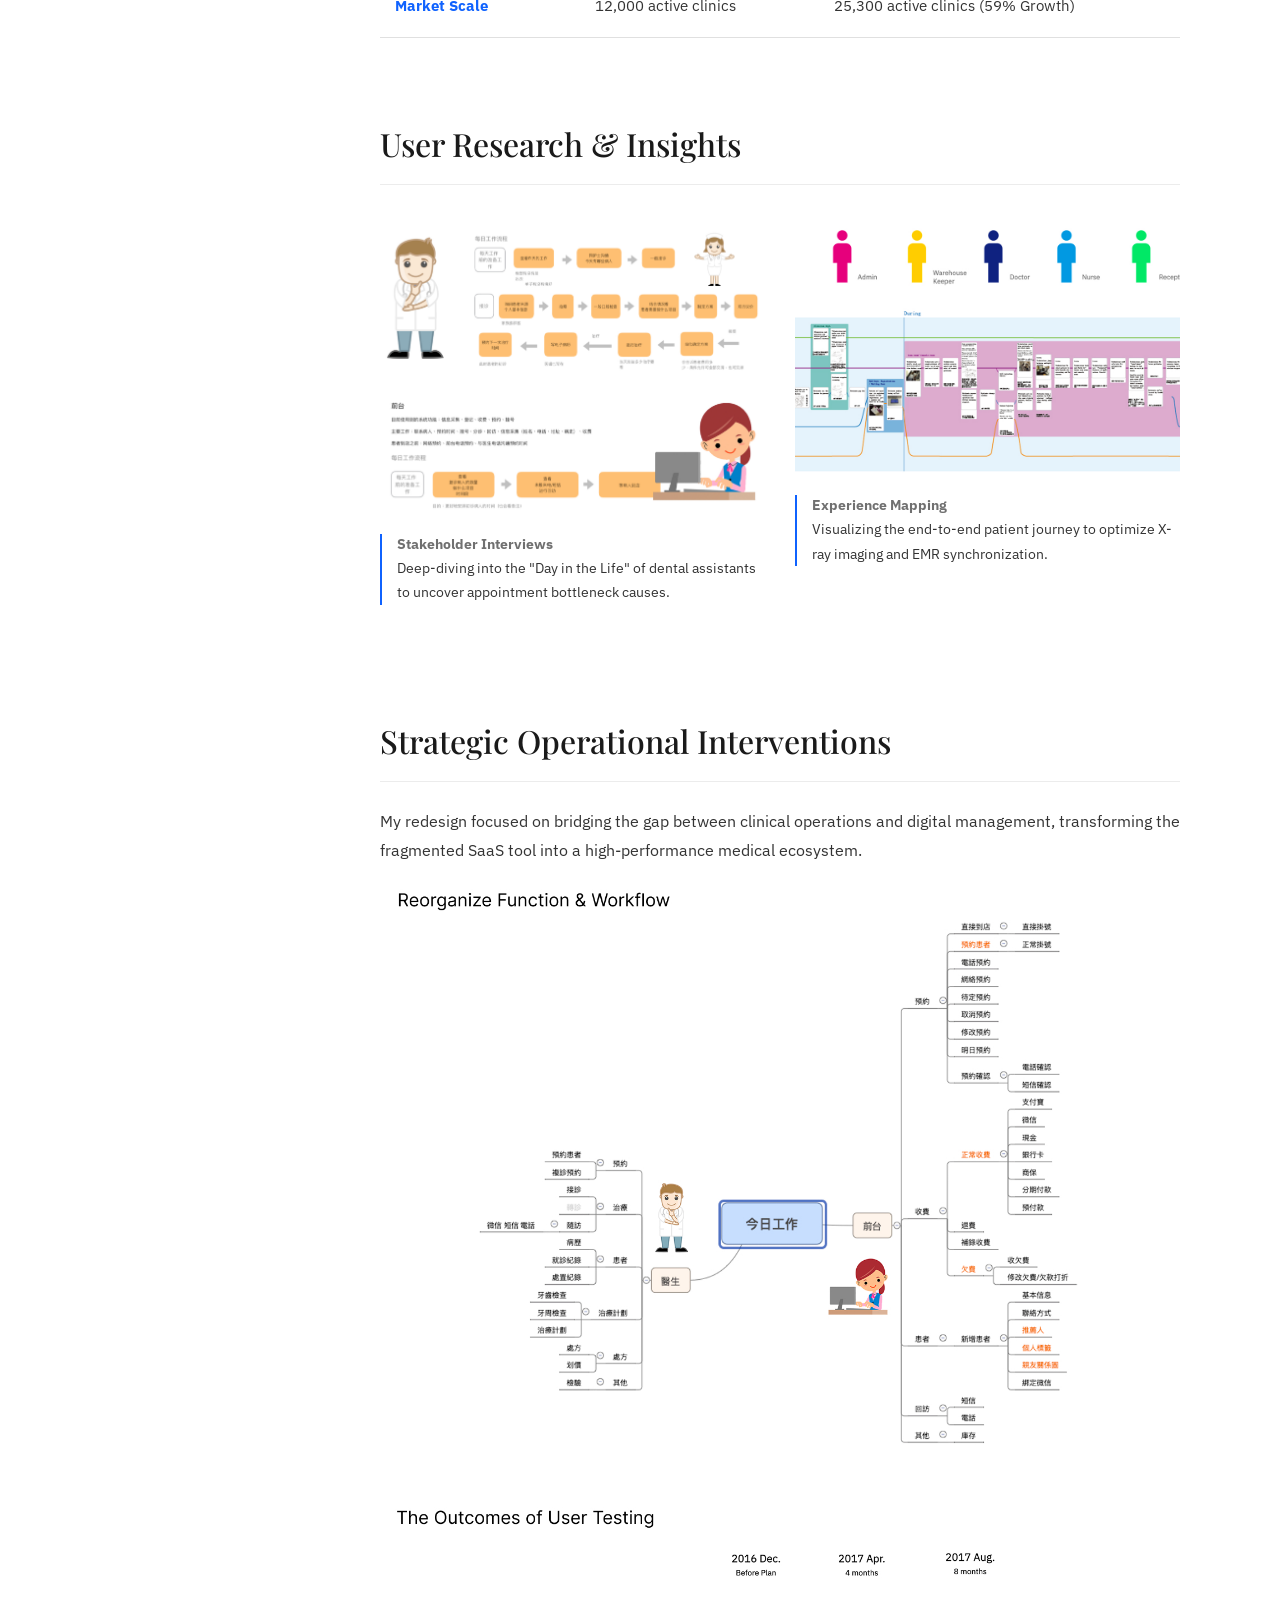
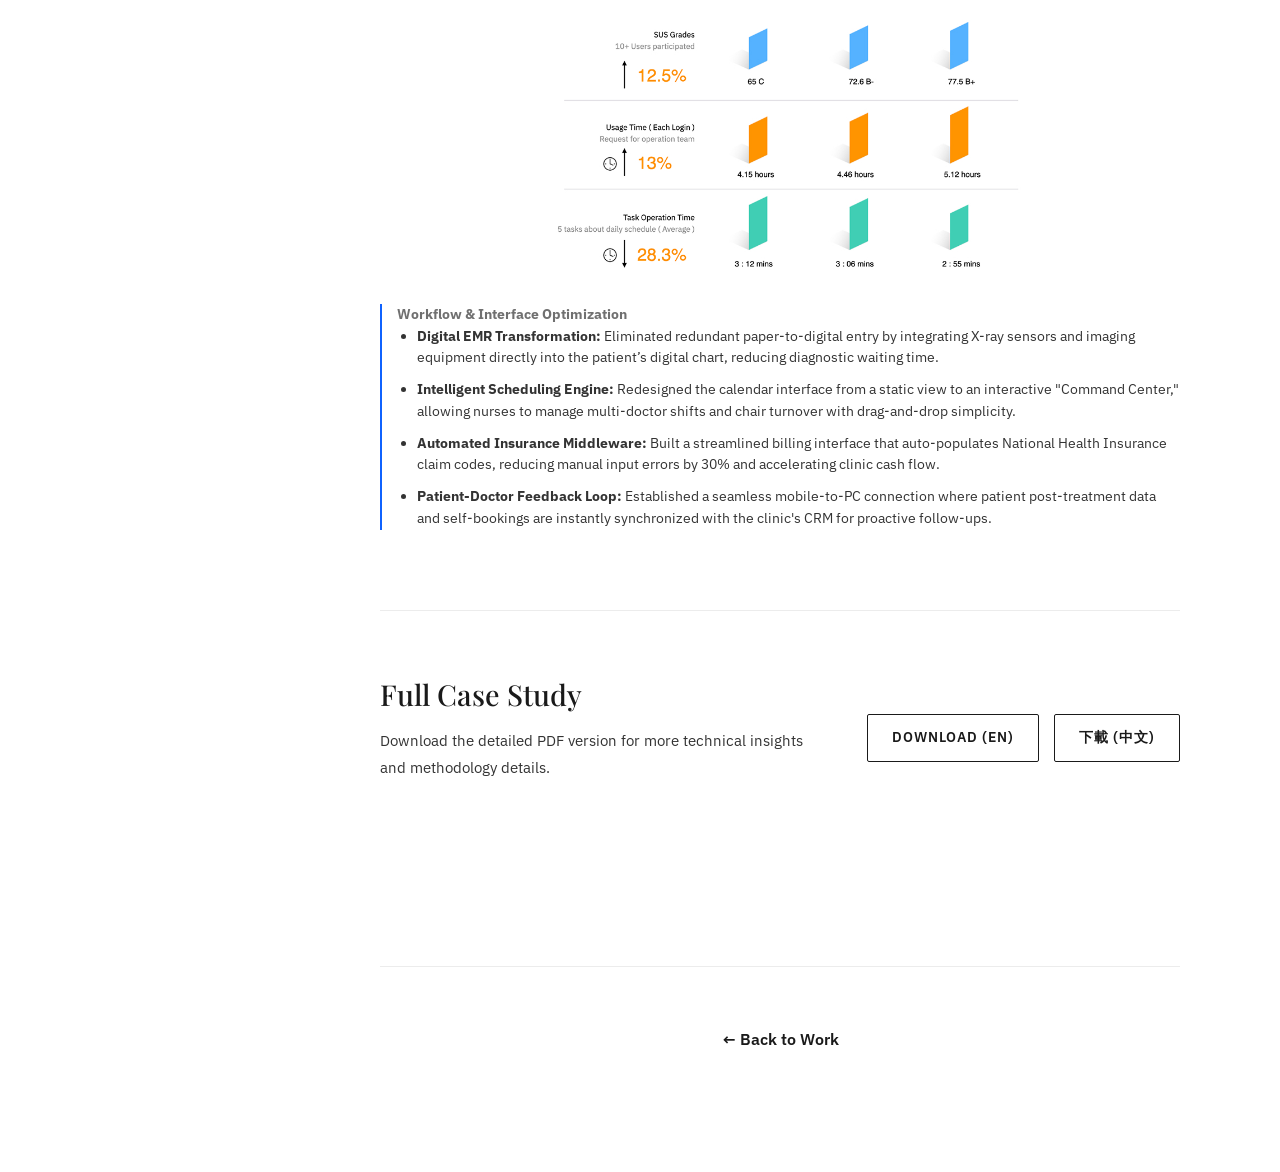
<file: swdesign-linkedcare.html>
<!DOCTYPE html>
<html lang="en">
<head>
    <meta charset="UTF-8">
    <meta name="viewport" content="width=device-width, initial-scale=1.0">
    <title>Case Study: Linkedcare Dental SaaS | Vit Lai</title>
    <link href="https://fonts.googleapis.com/css2?family=IBM+Plex+Sans:wght@300;400;600&family=Playfair+Display:wght@500;600&display=swap" rel="stylesheet">
    <link rel="stylesheet" href="css/style.css">
    <style>
        :root {
            --ibm-blue: #0f62fe;
            --text-main: #1a1a1a;
            --text-body: #333333;
            --text-sub: #666666;
            --border-light: #ececec;
        }

        /* 繼承自 Kyligence 的專業 B 端樣式 */
        .page-content p { color: var(--text-body); line-height: 1.8; margin-bottom: 1.5rem; }

        .case-title { font-family: 'Playfair Display', serif; color: var(--text-main); }
        
        .cv-label { font-weight: 600; text-transform: uppercase; font-size: 0.8rem; letter-spacing: 1px; margin-bottom: 10px; color: var(--text-main); }
        .caption-box { border-left: 2px solid var(--ibm-blue); padding-left: 15px; margin: 20px 0 30px 0; }
        .img-grid-2 { display: grid; grid-template-columns: 1fr 1fr; gap: 30px; margin: 40px 0; }
        .hero-img { width: 100%; height: auto; border-radius: 4px; box-shadow: 0 10px 30px rgba(0,0,0,0.05); }

        section { margin-bottom: 100px; }
        h2 { font-family: 'Playfair Display', serif; font-size: 2.2rem; margin-bottom: 1.5rem; border-bottom: 1px solid var(--border-light); padding-bottom: 15px; }

        /* Kyligence 風格的高級對照表格 */
        .comparison-container { margin: 40px 0; overflow-x: auto; }
        .comparison-table { width: 100%; border-collapse: collapse; font-family: 'IBM Plex Sans', sans-serif; font-size: 0.95rem; background-color: #ffffff; }
        .comparison-table thead tr { background-color: #161616; color: #ffffff; text-align: left; }
        .comparison-table th { padding: 18px 15px; font-weight: 600; text-transform: uppercase; letter-spacing: 0.5px; font-size: 0.85rem; }
        .comparison-table td { padding: 20px 15px; border-bottom: 1px solid #e0e0e0; vertical-align: top; line-height: 1.6; color: #333; }
        .comparison-table tbody tr:nth-child(even) { background-color: #f8f9fa; }
        .comparison-table tbody tr:hover { background-color: #edf5ff; transition: background-color 0.3s ease; }
        .comparison-table td:first-child { font-weight: 600; color: var(--ibm-blue); width: 25%; }
        
        .impact-list { padding-left: 20px; color: var(--text-body); }
        .impact-list li { margin-bottom: 10px; }
    </style>
</head>
<body>

    <header id="side-nav">
        <div class="logo">
            <a href="index.html" style="text-decoration: none; color: inherit;">VIT LAI.</a>
        </div>
        <nav>
            <ul>
                <li><a href="index.html">About</a></li>
                <li><a href="index.html" class="active">Work</a></li>
                <li><a href="index.html">Contact</a></li>
            </ul>
        </nav>
        <div style="margin-top: auto; font-size: 0.7rem; color: #ccc; letter-spacing: 1px;">&copy; 2024 PORTFOLIO</div>
    </header>

    <main class="container">
        <article class="page-content active">
            <div class="case-header" style="margin-bottom: 80px;">
                <span class="case-tag">Medical SaaS Platform</span>
                <h1 class="case-title" style="font-size: 3.5rem; line-height: 1.1; margin: 20px 0;">Linkedcare: Dental Clinic Management Ecosystem</h1>
                <p style="font-size: 1.2rem; color: #666; max-width: 800px;">
                    Optimizing a complex healthcare SaaS platform through rigorous user research and testing, resulting in a 12.5% increase in task efficiency.
                </p>
            </div>

            <div class="case-info-grid" style="display: grid; grid-template-columns: 1fr 1fr; gap: 40px; margin-bottom: 60px;">
                <div>
                    <h4 class="cv-label">My Role</h4>
                    <p>Senior UX Researcher & Designer, User Interviewer, Mobile Experience Lead</p>
                </div>
                <div>
                    <h4 class="cv-label">Project Scope</h4>
                    <p>User Interviewing, SUS Evaluation, SaaS Workflow Optimization, Patient App Design</p>
                </div>
            </div>

            <section>
                <img src="images/linkedcare-hero.jpg" alt="Linkedcare Dashboard Overview" style="width:100%; height: auto;">
                <div class="caption-box">
                    <strong>Business Background</strong>
                    <p>Linkedcare is a leading dental SaaS provider. My mission was to scale its usability alongside its rapid business growth (from 12,000 to over 25,000 clinics), ensuring the complex EMR and scheduling systems remained efficient for clinical staff.</p>
                </div>
            </section>

            <section>
                <h2>Evidence-Based Transformation</h2>
                <p>Using the System Usability Scale (SUS), I quantified the impact of design iterations on user satisfaction and operational speed.</p>
                
                <div class="comparison-container">
                    <table class="comparison-table">
                        <thead>
                            <tr>
                                <th>Dimension</th>
                                <th>Dec 2016 (Baseline)</th>
                                <th>Aug 2017 (Optimized)</th>
                            </tr>
                        </thead>
                        <tbody>
                            <tr>
                                <td><strong>SUS Score</strong></td>
                                <td>65 (Grade C)</td>
                                <td>77.5 (Grade B+) - Excellent</td>
                            </tr>
                            <tr>
                                <td><strong>Task Efficiency</strong></td>
                                <td>3:12 mins avg. per task</td>
                                <td>2:55 mins avg. (12.5% Improvement)</td>
                            </tr>
                            <tr>
                                <td><strong>Market Scale</strong></td>
                                <td>12,000 active clinics</td>
                                <td>25,300 active clinics (59% Growth)</td>
                            </tr>
                        </tbody>
                    </table>
                </div>
            </section>

            <section>
                <h2>User Research & Insights</h2>
                <div class="img-grid-2">
                    <div>
                        <img src="images/linkedcare-interview.jpg" alt="User Interview Session" style="width:100%; height: auto;">
                        <div class="caption-box">
                            <strong>Stakeholder Interviews</strong>
                            <p>Deep-diving into the "Day in the Life" of dental assistants to uncover appointment bottleneck causes.</p>
                        </div>
                    </div>
                    <div>
                        <img src="images/linkedcare-journey.jpg" alt="User Journey Mapping">
                        <div class="caption-box">
                            <strong>Experience Mapping</strong>
                            <p>Visualizing the end-to-end patient journey to optimize X-ray imaging and EMR synchronization.</p>
                        </div>
                    </div>
                </div>
            </section>

            <section>
                <h2>Strategic Operational Interventions</h2>
                <p>My redesign focused on bridging the gap between clinical operations and digital management, transforming the fragmented SaaS tool into a high-performance medical ecosystem.</p>
                
                <div class="img-grid">
                    <img src="images/linkedcare-workflow-redesign.jpg" style="width:100%; height: auto;" alt="Redesigned Medical Workflow">
                </div>

                <div class="caption-box">
                    <strong>Workflow & Interface Optimization</strong>
                    <ul class="impact-list">
                        <li><strong>Digital EMR Transformation:</strong> Eliminated redundant paper-to-digital entry by integrating X-ray sensors and imaging equipment directly into the patient’s digital chart, reducing diagnostic waiting time.</li>
                        <li><strong>Intelligent Scheduling Engine:</strong> Redesigned the calendar interface from a static view to an interactive "Command Center," allowing nurses to manage multi-doctor shifts and chair turnover with drag-and-drop simplicity.</li>
                        <li><strong>Automated Insurance Middleware:</strong> Built a streamlined billing interface that auto-populates National Health Insurance claim codes, reducing manual input errors by 30% and accelerating clinic cash flow.</li>
                        <li><strong>Patient-Doctor Feedback Loop:</strong> Established a seamless mobile-to-PC connection where patient post-treatment data and self-bookings are instantly synchronized with the clinic's CRM for proactive follow-ups.</li>
                    </ul>
                </div>
            </section>

            <section class="download-section">
                <div class="download-content">
                    <h3>Full Case Study</h3>
                    <p>Download the detailed PDF version for more technical insights and methodology details.</p>
                </div>
                <div class="download-buttons">
                    <a href="pdf/Linkedcare-DentalClinicMg-EN.pdf" target="_blank" class="btn-download btn-en" download>
                        Download (EN)
                    </a>
                    <a href="pdf/Linkedcare-DentalClinicMg-CN.pdf" target="_blank" class="btn-download btn-zh" download>
                        下載 (中文)
                    </a>
                </div>
            </section>

            <footer style="margin-top: 100px; padding-top: 60px; border-top: 1px solid var(--border-light); text-align: center;">
                <a href="index.html#portfolio" style="text-decoration: none; color: var(--text-main); font-weight: 600;">
                    ← Back to Work
                </a>
            </footer>
        </article>
    </main>
</body>
</html>
</file>
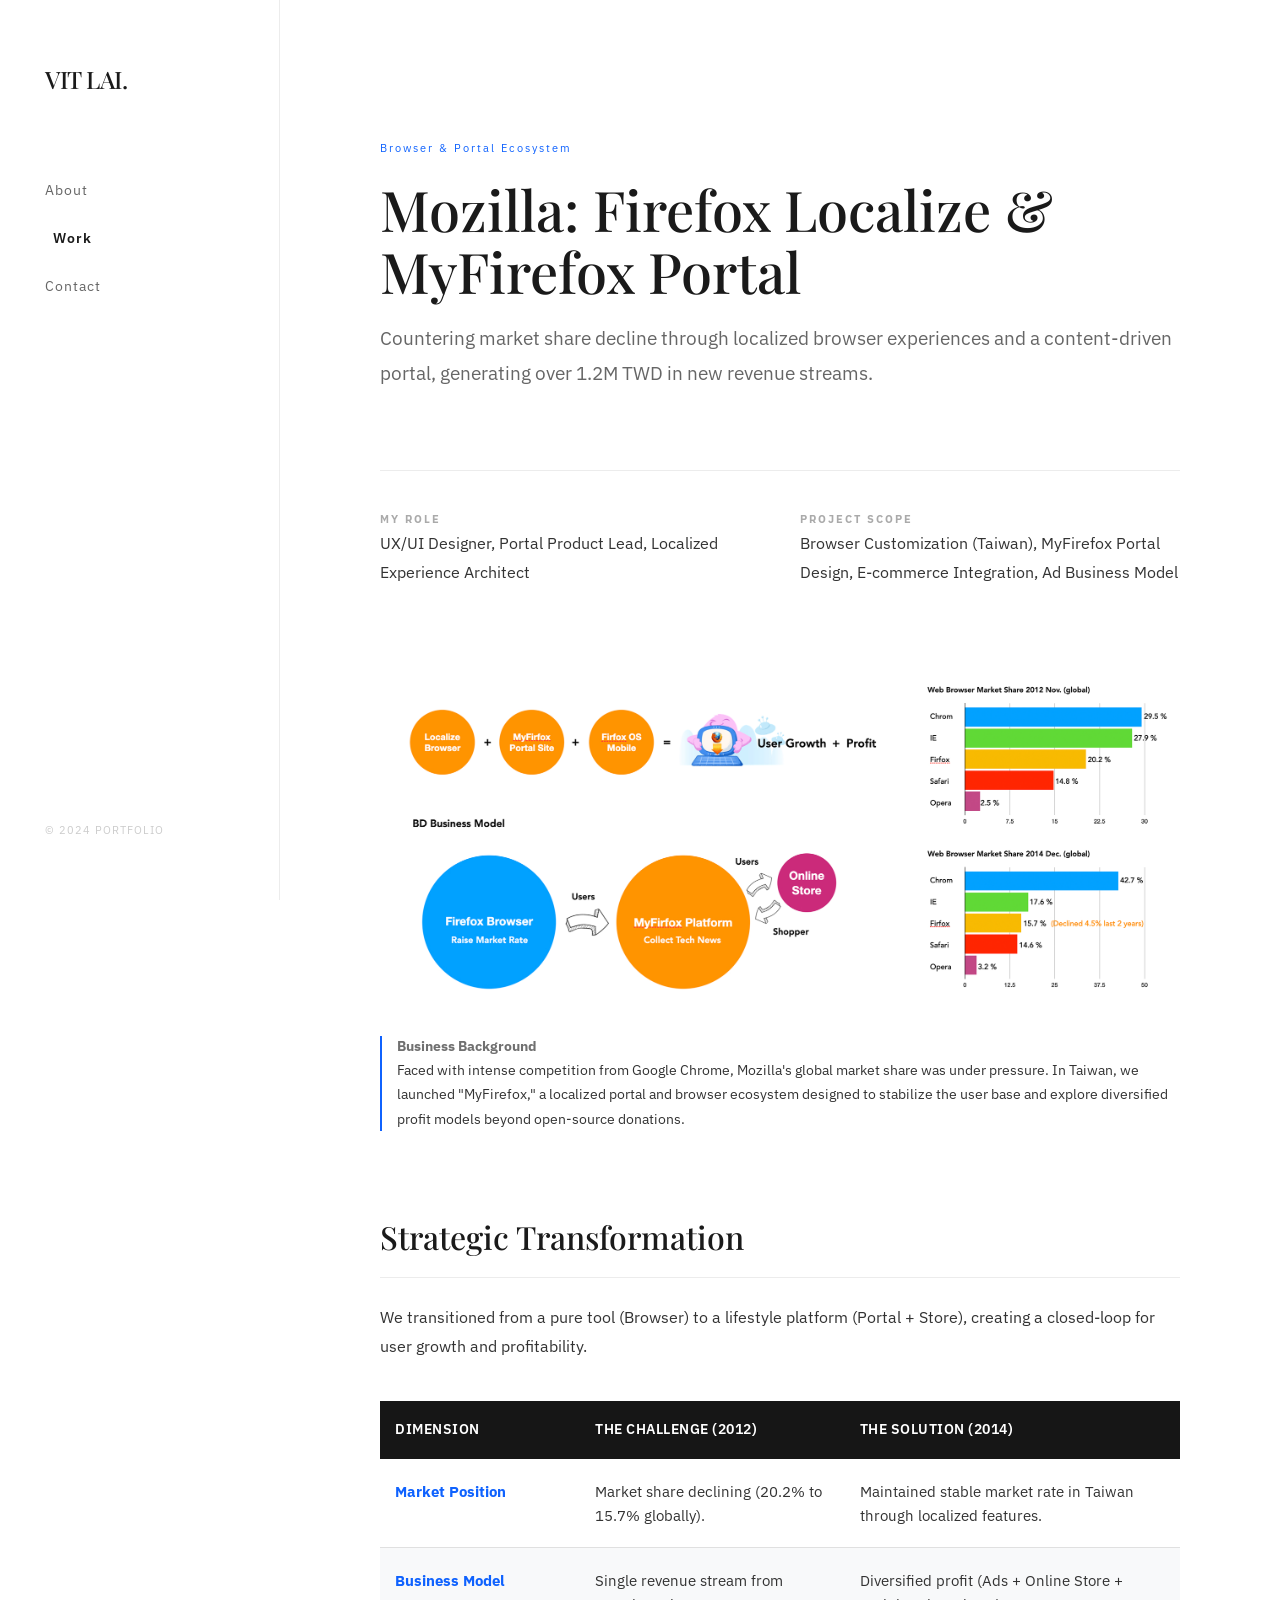
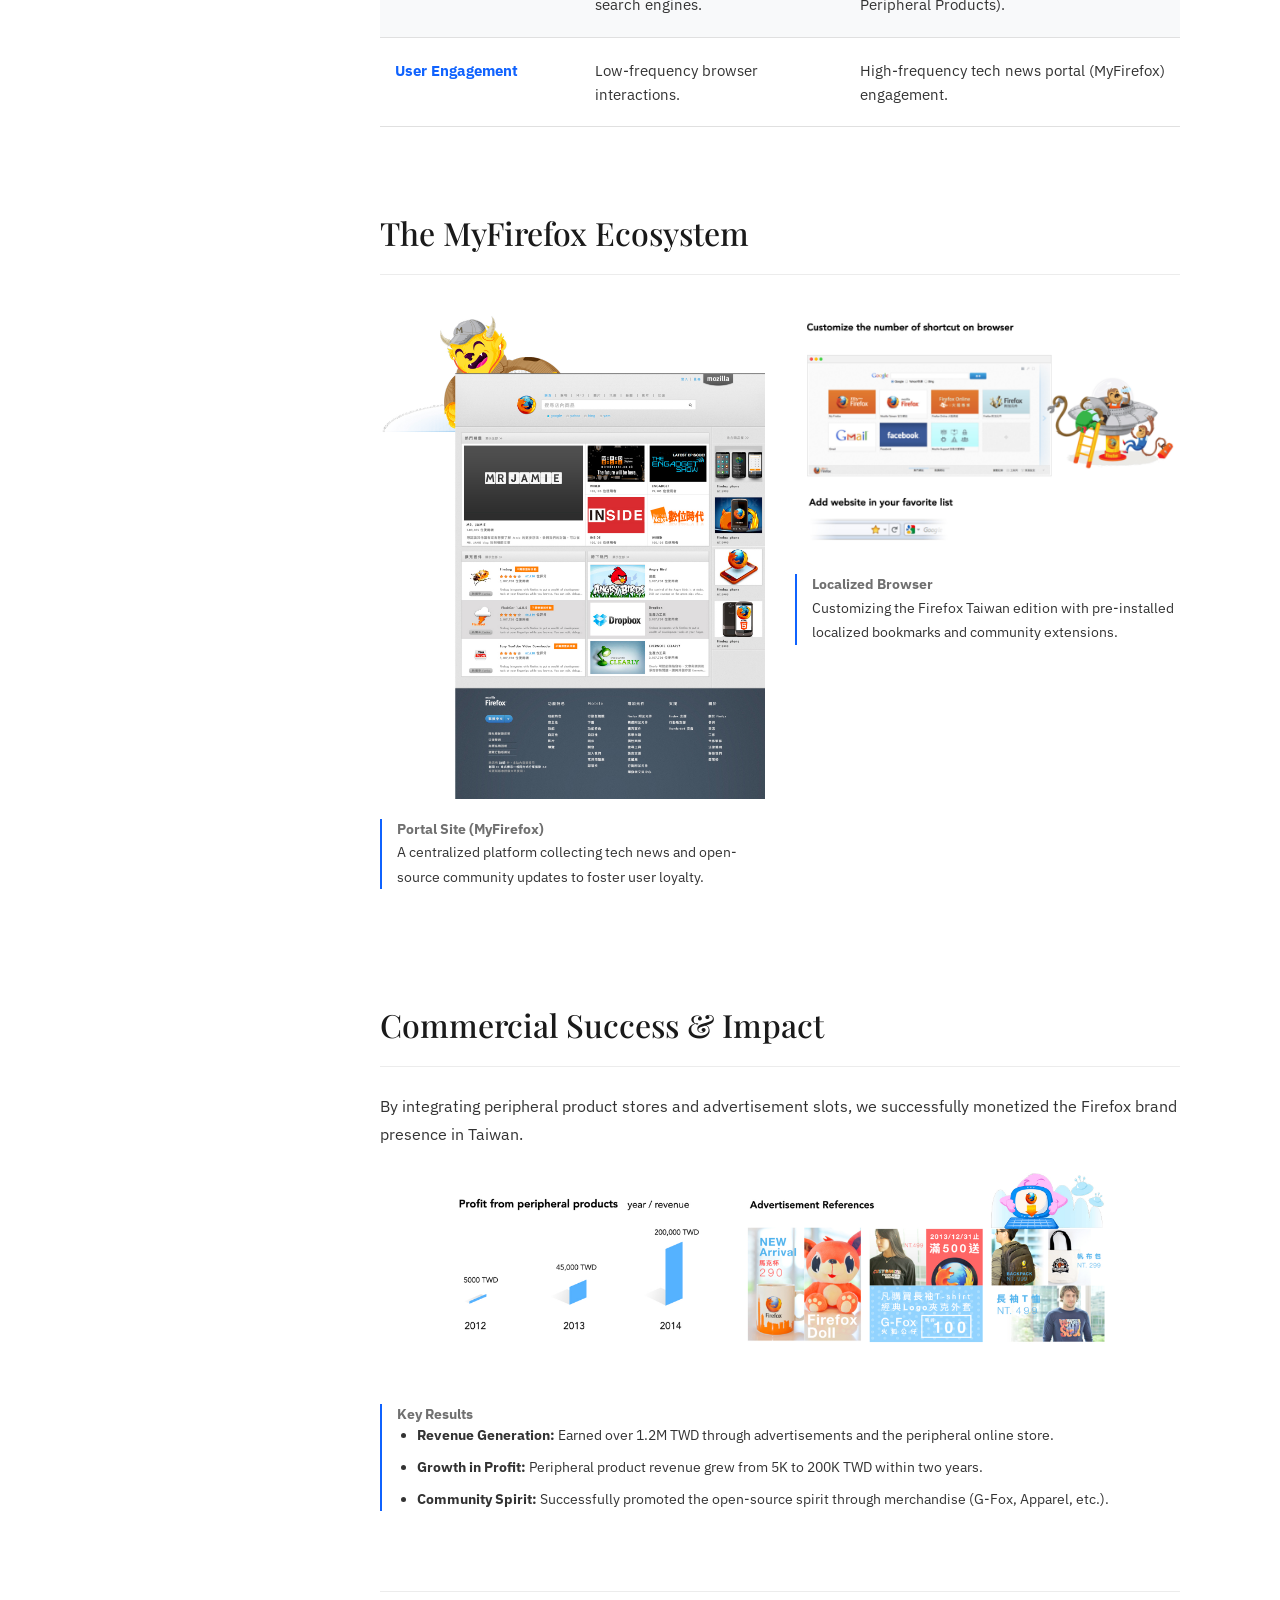
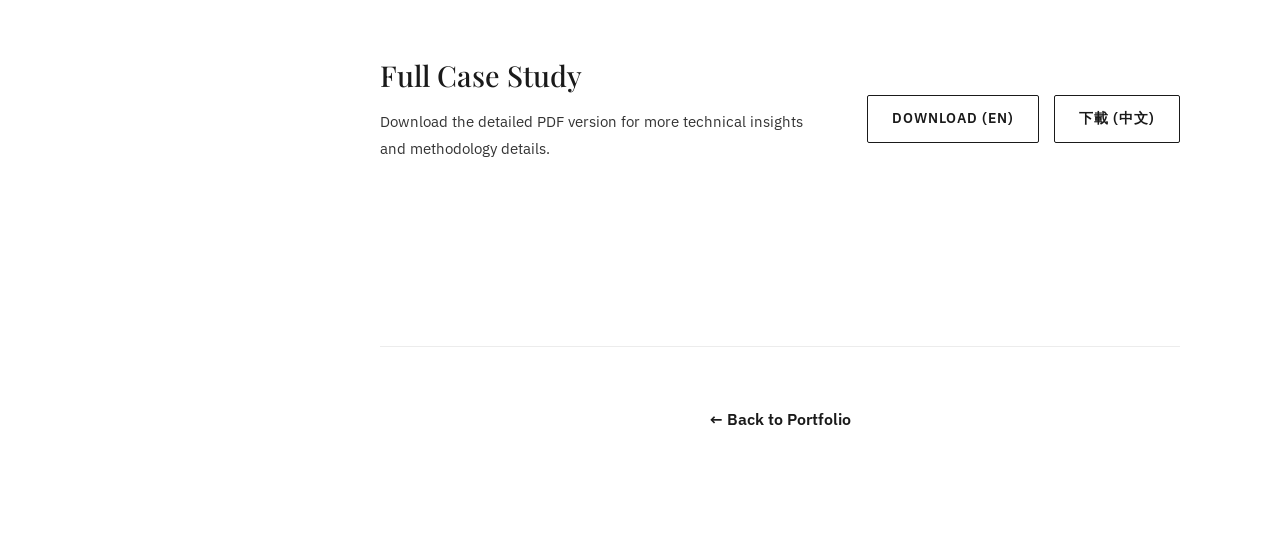
<file: swdesign-mozilla.html>
<!DOCTYPE html>
<html lang="en">
<head>
    <meta charset="UTF-8">
    <meta name="viewport" content="width=device-width, initial-scale=1.0">
    <title>Case Study: Mozilla Firefox Localize & Portal | Vit Lai</title>
    <link href="https://fonts.googleapis.com/css2?family=IBM+Plex+Sans:wght@300;400;600&family=Playfair+Display:wght@500;600&display=swap" rel="stylesheet">
    <link rel="stylesheet" href="css/style.css">
    <style>
        :root {
            --ibm-blue: #0f62fe;
            --text-main: #1a1a1a;
            --text-body: #333333;
            --text-sub: #666666;
            --border-light: #ececec;
        }

        /* 繼承自 Kyligence 的專業 B 端樣式 */
        .page-content p { color: var(--text-body); line-height: 1.8; margin-bottom: 1.5rem; }
        .case-title { font-family: 'Playfair Display', serif; color: var(--text-main); }
        
        .caption-box { border-left: 2px solid var(--ibm-blue); padding-left: 15px; margin: 20px 0 30px 0; }
        .img-grid-2 { display: grid; grid-template-columns: 1fr 1fr; gap: 30px; margin: 40px 0; }
        .hero-img { width: 100%; height: auto; border-radius: 4px; box-shadow: 0 10px 30px rgba(0,0,0,0.05); }

        section { margin-bottom: 100px; }
        h2 { font-family: 'Playfair Display', serif; font-size: 2.2rem; margin-bottom: 1.5rem; border-bottom: 1px solid var(--border-light); padding-bottom: 15px; }

        /* Kyligence 風格的高級對照表格 */
        .comparison-container { margin: 40px 0; overflow-x: auto; }
        .comparison-table { width: 100%; border-collapse: collapse; font-family: 'IBM Plex Sans', sans-serif; font-size: 0.95rem; background-color: #ffffff; }
        .comparison-table thead tr { background-color: #161616; color: #ffffff; text-align: left; }
        .comparison-table th { padding: 18px 15px; font-weight: 600; text-transform: uppercase; letter-spacing: 0.5px; font-size: 0.85rem; }
        .comparison-table td { padding: 20px 15px; border-bottom: 1px solid #e0e0e0; vertical-align: top; line-height: 1.6; color: #333; }
        .comparison-table tbody tr:nth-child(even) { background-color: #f8f9fa; }
        .comparison-table tbody tr:hover { background-color: #edf5ff; transition: background-color 0.3s ease; }
        .comparison-table td:first-child { font-weight: 600; color: var(--ibm-blue); width: 25%; }
        
        .impact-list { padding-left: 20px; color: var(--text-body); }
        .impact-list li { margin-bottom: 10px; }

        /* 下載區塊樣式 */
        .download-section { display: flex; justify-content: space-between; align-items: center; gap: 40px; padding: 60px 0; margin-top: 80px; border-top: 1px solid var(--border-light); width: 100%; }
        .download-content h3 { font-family: 'Playfair Display', serif; font-size: 1.8rem; margin: 0 0 10px 0; color: #1a1a1a; }
        .download-buttons { display: flex; gap: 15px; }
        .btn-download { display: inline-flex; align-items: center; padding: 12px 24px; font-size: 0.85rem; font-weight: 600; text-transform: uppercase; letter-spacing: 1px; text-decoration: none !important; border-radius: 2px; transition: all 0.3s ease; }
        .btn-download:hover { background-color: #0f62fe; border-color: #0f62fe; color: #ffffff !important; transform: translateY(-2px); }
    </style>
</head>
<body>

    <header id="side-nav">
        <div class="logo">
            <a href="index.html" style="text-decoration: none; color: inherit;">VIT LAI.</a>
        </div>
        <nav>
            <ul>
                <li><a href="index.html">About</a></li>
                <li><a href="index.html" class="active">Work</a></li>
                <li><a href="index.html">Contact</a></li>
            </ul>
        </nav>
        <div style="margin-top: auto; font-size: 0.7rem; color: #ccc; letter-spacing: 1px;">&copy; 2024 PORTFOLIO</div>
    </header>

    <main class="container">
        <article class="page-content active">
            <div class="case-header" style="margin-bottom: 80px;">
                <span class="case-tag">Browser & Portal Ecosystem</span>
                <h1 class="case-title" style="font-size: 3.5rem; line-height: 1.1; margin: 20px 0;">Mozilla: Firefox Localize & MyFirefox Portal</h1>
                <p style="font-size: 1.2rem; color: #666; max-width: 800px;">
                    Countering market share decline through localized browser experiences and a content-driven portal, generating over 1.2M TWD in new revenue streams.
                </p>
            </div>

            <div class="case-info-grid" style="display: grid; grid-template-columns: 1fr 1fr; gap: 40px; margin-bottom: 60px;">
                <div>
                    <h4 class="cv-label">My Role</h4>
                    <p>UX/UI Designer, Portal Product Lead, Localized Experience Architect</p>
                </div>
                <div>
                    <h4 class="cv-label">Project Scope</h4>
                    <p>Browser Customization (Taiwan), MyFirefox Portal Design, E-commerce Integration, Ad Business Model</p>
                </div>
            </div>

            <section>
                <img src="images/mozilla-hero.jpg" alt="Mozilla Firefox Project Overview" style="width:100%; height: auto;">
                <div class="caption-box">
                    <strong>Business Background</strong>
                    <p>Faced with intense competition from Google Chrome, Mozilla's global market share was under pressure. In Taiwan, we launched "MyFirefox," a localized portal and browser ecosystem designed to stabilize the user base and explore diversified profit models beyond open-source donations.</p>
                </div>
            </section>

            <section>
                <h2>Strategic Transformation</h2>
                <p>We transitioned from a pure tool (Browser) to a lifestyle platform (Portal + Store), creating a closed-loop for user growth and profitability.</p>
                
                <div class="comparison-container">
                    <table class="comparison-table">
                        <thead>
                            <tr>
                                <th>Dimension</th>
                                <th>The Challenge (2012)</th>
                                <th>The Solution (2014)</th>
                            </tr>
                        </thead>
                        <tbody>
                            <tr>
                                <td><strong>Market Position</strong></td>
                                <td>Market share declining (20.2% to 15.7% globally).</td>
                                <td>Maintained stable market rate in Taiwan through localized features.</td>
                            </tr>
                            <tr>
                                <td><strong>Business Model</strong></td>
                                <td>Single revenue stream from search engines.</td>
                                <td>Diversified profit (Ads + Online Store + Peripheral Products).</td>
                            </tr>
                            <tr>
                                <td><strong>User Engagement</strong></td>
                                <td>Low-frequency browser interactions.</td>
                                <td>High-frequency tech news portal (MyFirefox) engagement.</td>
                            </tr>
                        </tbody>
                    </table>
                </div>
            </section>

            <section>
                <h2>The MyFirefox Ecosystem</h2>
                <div class="img-grid-2">
                    <div>
                        <img src="images/mozilla-portal.jpg" alt="MyFirefox Portal Design" style="width:100%; height: auto;">
                        <div class="caption-box">
                            <strong>Portal Site (MyFirefox)</strong>
                            <p>A centralized platform collecting tech news and open-source community updates to foster user loyalty.</p>
                        </div>
                    </div>
                    <div>
                        <img src="images/mozilla-localize.jpg" alt="Localized Browser" style="width:100%; height: auto;">
                        <div class="caption-box">
                            <strong>Localized Browser</strong>
                            <p>Customizing the Firefox Taiwan edition with pre-installed localized bookmarks and community extensions.</p>
                        </div>
                    </div>
                </div>
            </section>

            <section>
                <h2>Commercial Success & Impact</h2>
                <p>By integrating peripheral product stores and advertisement slots, we successfully monetized the Firefox brand presence in Taiwan.</p>
                <img src="images/mozilla-store.jpg" alt="Mozilla Online Store" style="width:100%; height: auto; margin-bottom: 30px;">
                <div class="caption-box">
                    <strong>Key Results</strong>
                    <ul class="impact-list">
                        <li><strong>Revenue Generation:</strong> Earned over 1.2M TWD through advertisements and the peripheral online store.</li>
                        <li><strong>Growth in Profit:</strong> Peripheral product revenue grew from 5K to 200K TWD within two years.</li>
                        <li><strong>Community Spirit:</strong> Successfully promoted the open-source spirit through merchandise (G-Fox, Apparel, etc.).</li>
                    </ul>
                </div>
            </section>

            <section class="download-section">
                <div class="download-content">
                    <h3>Full Case Study</h3>
                    <p>Download the detailed PDF version for more technical insights and methodology details.</p>
                </div>
                <div class="download-buttons">
                    <a href="pdf/Mozill-FirefoxPortal-EN.pdf" target="_blank" class="btn-download btn-en" download>
                        Download (EN)
                    </a>
                    <a href="pdf/Mozill-FirefoxPortal-CN.pdf" target="_blank" class="btn-download btn-zh" download>
                        下載 (中文)
                    </a>
                </div>
            </section>

            <footer style="margin-top: 100px; padding-top: 60px; border-top: 1px solid var(--border-light); text-align: center;">
                <a href="index.html#portfolio" style="text-decoration: none; color: var(--text-main); font-weight: 600;">
                    ← Back to Portfolio
                </a>
            </footer>
        </article>
    </main>
</body>
</html>
</file>
<file: css/style.css>
/* --- 1. 全域變數與重置 (Combined Roots) --- */
:root {
    --bg: #ffffff;
    --text: #1a1a1a;
    --sub-text: #707070;
    --border: #ececec;
    --accent-bg: #f9f9f9;
    --sidebar-width: 280px;
    --ibm-blue: #0f62fe; /* 修正為標準 IBM Blue */
    --ease: cubic-bezier(0.2, 1, 0.2, 1);
    --transition: all 0.6s var(--ease);
}

* { 
    margin: 0; 
    padding: 0; 
    box-sizing: border-box; 
    -webkit-font-smoothing: antialiased; 
}

body { 
    font-family: 'IBM Plex Sans', sans-serif; 
    background: var(--bg); 
    color: var(--text); 
    line-height: 1.6; 
    overflow-x: hidden; 
}

h1, h2, h3, .logo { 
    font-family: 'Playfair Display', serif; 
    font-weight: 500; 
}

/* --- 2. 導航系統 (Sidebar Navigation) --- */
header {
    position: fixed; 
    top: 0; 
    left: 0; 
    width: var(--sidebar-width); 
    height: 100vh;
    padding: 60px 45px; 
    border-right: 1px solid var(--border);
    display: flex; 
    flex-direction: column; 
    z-index: 1000; 
    background: white;
    transition: var(--transition);
}

.logo { 
    font-size: 1.5rem; 
    cursor: pointer; 
    letter-spacing: -0.5px; 
    margin-bottom: 80px; 
}

nav ul { list-style: none; }
nav ul li { margin-bottom: 25px; }
nav ul li a { 
    text-decoration: none; 
    color: var(--sub-text); 
    font-size: 0.9rem; 
    letter-spacing: 1px; 
    transition: var(--transition); 
    display: block;
}

nav ul li a:hover, 
nav ul li a.active { 
    color: var(--text); 
    transform: translateX(8px); 
    font-weight: 600; 
}
.sidebar {
    width: var(--sidebar-width);
    position: fixed;
    height: 100vh;
    left: 0;
    top: 0;
    padding: 60px 40px; /* 增加內距 */
    border-right: 1px solid var(--border);
    background: #fff;
    display: flex;
    flex-direction: column;
    justify-content: space-between;
}
.menu-toggle { 
    display: none; 
    position: fixed; 
    top: 25px; 
    right: 25px; 
    z-index: 2000; 
    cursor: pointer; 
    font-size: 0.8rem; 
    letter-spacing: 2px; 
    background: white; 
    padding: 10px; 
    border: 1px solid var(--border); 
}

/* --- 3. 主佈局與頁面切換 --- */
main { 
    margin-left: var(--sidebar-width); 
    width: calc(100% - var(--sidebar-width)); 
    min-height: 100vh; 
    position: relative; 
}

/*.page-content { 
    padding: 120px 10%; 
    width: 100%;
    display: none; 
    opacity: 0; 
    transform: translateY(20px); 
    transition: opacity 0.5s ease, transform 0.5s ease;
}

.page-content.active { 
    display: block; 
    opacity: 1; 
    transform: translateY(0); 
}*/

/* 1. 預設隱藏分頁（這會影響首頁） */
.page-content {
    padding: 120px 10%; 
    width: 100%;
    transform: translateY(20px); 
    display: none;
    opacity: 0;
    transition: opacity 0.5s ease;
}

/* 2. 當首頁的分頁被激活時顯示 */
.page-content.active {
    display: block !important;
    opacity: 1;
}

/* 3. 重要修正：如果是在獨立案例頁（01, 02, 03），強制顯示內容 */
/* 我們透過偵測 body 是否有 id="index-body" 來區分首頁與案例頁 */
body:not(#index-body) .page-content {
    display: block !important;
    opacity: 1 !important;
}


/* --- 4. 按鈕組件 --- */
.btn {
    padding: 14px 30px;
    border-radius: 50px;
    text-decoration: none;
    display: inline-flex;
    align-items: center;
    justify-content: center;
    gap: 12px;
    font-size: 0.9rem;
    font-weight: 500;
    transition: var(--transition);
    cursor: pointer;
    border: 1px solid transparent;
}

.btn-primary { background: #1a1a1a; color: #fff; }
.btn-primary:hover { background: #404040; transform: translateY(-3px); }
.btn-primary img { filter: brightness(0) invert(1); }

.btn-secondary { background: transparent; color: #1a1a1a; border-color: #1a1a1a; }
.btn-secondary:hover { background: #1a1a1a; color: #fff; transform: translateY(-3px); }
.btn-secondary:hover img { filter: brightness(0) invert(1); }

/* --- 5. CV 佈局與工作列表 --- */
.cv-row { 
    display: grid; 
    grid-template-columns: 150px 1fr; 
    gap: 40px; 
    padding: 60px 0; 
    border-top: 1px solid var(--border); 
}

.cv-label { font-size: 0.7rem; text-transform: uppercase; letter-spacing: 2px; color: #aaa; }

.work-grid { 
    display: grid; 
    grid-template-columns: repeat(2, 1fr); 
    gap: 40px; 
}

.work-card { text-decoration: none; color: inherit; cursor: pointer; }
.img-wrap { 
    width: 100%; 
    aspect-ratio: 16/10; 
    background: #f9f9f9; 
    overflow: hidden; 
    margin-bottom: 20px; 
    border-radius: 4px;
    transform: scale(1.05); 
}

.img-wrap img { 
    width: 100%; height: 100%; object-fit: cover; 
    transition: transform 1s var(--ease); 
    filter: grayscale(100%);
    overflow: hidden; /* 確保縮放時圖片不會超出邊框 */
    border-radius: 4px;
}

.work-card:hover img { transform: scale(1.05); filter: grayscale(0%); }

/* --- 6. 彈窗內 Case Study 專屬樣式 --- */
#modal {
    position: fixed; top: 0; left: 0; width: 100%; height: 100%;
    background: #fff; z-index: 3000; display: none;
    overflow-y: auto; padding: 100px 10%;
}

.case-container { max-width: 1000px; margin: 0 auto; }
.case-header { margin-bottom: 60px; }
.case-tag { font-size: 0.7rem; color: var(--ibm-blue); letter-spacing: 2px; margin-bottom: 10px; display: block; }
.case-title { font-size: 3.5rem; line-height: 1.1; margin-bottom: 20px; }

.case-info-grid {
    display: grid;
    grid-template-columns: 2fr 1fr;
    gap: 80px;
    margin: 60px 0;
    border-top: 1px solid var(--border);
    padding-top: 40px;
}

.figure-box { margin: 40px 0; text-align: center; }
.figure-box img { width: 100%; border-radius: 4px; }
.caption-box { font-size: 0.85rem; color: var(--sub-text); margin-top: 15px; }

/* 修正圖片容器，確保 dtwcases01 中的圖組排列整齊 */
.image-container {
    display: flex;
    gap: 15px;
    justify-content: space-between;
    margin-bottom: 15px;
}

.image-container img {
    height: auto;
    border-radius: 4px;
    object-fit: cover;
}

/* 強化 Case Study 的文字間距 */
.page-content section {
    margin-bottom: 80px;
}

.page-content h2 {
    font-size: 2rem;
    margin-bottom: 25px;
    border-bottom: 1px solid var(--border);
    padding-bottom: 15px;
}

/* --- Hero Section: Wide Screen Fix --- */
.hero-flex {
    display: flex;
    gap: 80px;
    align-items: center; /* 垂直居中 */
    justify-content: space-between;
    margin-bottom: 120px;
    padding-top: 60px;
    width: 100%;
    min-height: 500px; /* 給予整個區塊一個最小高度，確保圖片有支撐點 */
}

.hero-content {
    flex: 1;
    min-width: 400px; /* 防止文字區塊無限延伸擠壓圖片 */
}

.hero-title {
    font-size: 3.5rem; /* 大氣字級 */
    line-height: 1.1;
    margin-bottom: 30px;
    letter-spacing: -0.02em;
    /* 移除 white-space: nowrap，讓它在極寬螢幕下自然排版 */
    word-break: keep-all; 
}

.hero-description {
    font-size: 1rem;
    color: #333333;
    max-width: 480px;
    line-height: 1.8;
}

/* 圖片容器優化 */
.hero-image-wrapper {
    flex: 1.2; 
    min-width: 500px; /* 關鍵：確保寬屏時圖片至少佔據 500px，不會消失 */
    height: 600px;    /* 關鍵：設定固定高度，確保圖片大氣感 */
    border-radius: 2px;
    overflow: hidden;
}

.hero-image-wrapper img {
    width: 100%;
    height: 100%;
    object-fit: cover; /* 確保圖片填滿高度且不變形 */
    display: block;
}

/* 針對大螢幕（1440px 以上）的微調 */
@media (min-width: 1440px) {
    .hero-flex {
        gap: 120px; /* 增加留白 */
    }
}

/* 針對筆電與平板（中等螢幕） */
@media (max-width: 1200px) {
    .hero-image-wrapper {
        min-width: 400px;
        height: 500px;
    }
    .hero-title {
        font-size: 2.8rem;
    }
}

/* 側邊欄導覽連結 - 統一顏色明顯度 */
#side-nav nav ul li a {
    text-decoration: none;
    color: #666; /* 加深預設顏色 */
    font-size: 0.9rem;
    font-weight: 400;
    transition: all 0.3s ease;
    opacity: 1; /* 確保沒有透明度干擾 */
}

/* 滑鼠懸停與選中狀態 */
#side-nav nav ul li a:hover,#side-nav nav ul li a.active {
    color: #1a1a1a !important; /* 強制改為最深色 */
    font-weight: 600;
}


/* 手機版：切換為垂直排列，圖片在上方 */
@media (max-width: 768px) {
    .hero-flex {
        flex-direction: column-reverse;
        gap: 40px;
        min-height: auto;
    }
    .hero-image-wrapper {
        width: 100%;
        min-width: 100%;
        height: 400px;
    }
}

/* --- 案例內頁專用樣式 --- */
.case-header {
    margin-bottom: 80px;
}

.case-category {
    color: var(--ibm-blue);
    font-weight: 600;
    letter-spacing: 2px;
    font-size: 0.8rem;
    text-transform: uppercase;
}

.case-title {
    font-size: 3.5rem;
    line-height: 1.1;
    margin: 20px 0;
}

.section {
    margin-bottom: 100px;
}

.content-grid {
    display: grid;
    grid-template-columns: 1fr 1fr;
    gap: 60px;
}

.highlight-box {
    background: var(--accent-bg);
    padding: 30px;
    border-radius: 4px;
    border-left: 4px solid var(--ibm-blue);
}

.img-container {
    border: 1px solid var(--border);
    background: var(--accent-bg);
}

/* 手機版適配 */
@media (max-width: 850px) {
    .content-grid {
        grid-template-columns: 1fr;
    }
    .case-title {
        font-size: 2.5rem;
    }
}

/* 統一設定網格圖片的高度與呈現方式 */
.img-grid-3 img, .img-grid-2 img {
    height: 250px;       /* 您可以根據需求調整這個數值，例如 250px 到 350px */
    width: 100%;        /* 確保填滿寬度 */
    object-fit: cover;  /* 關鍵：圖片會填滿容器，超出部分自動裁切不變形 */
    object-position: top; /* 關鍵：圖片不足或裁切時，優先保留頂部（置上） */
    display: block;
}

/* --- Shared Download Section --- */
.download-section {
    display: flex;
    justify-content: space-between;
    align-items: center;
    gap: 40px;
    padding: 60px 0;
    margin-top: 80px;
    border-top: 1px solid var(--border-light);
}

.download-content {
    flex: 1;
}

.download-content h3 {
    font-family: 'Playfair Display', serif;
    font-size: 1.8rem;
    margin-bottom: 10px;
    color: var(--text-main);
}

.download-content p {
    font-size: 0.95rem;
    color: var(--text-sub);
    margin: 0;
}

.download-buttons {
    display: flex;
    gap: 15px;
    flex-shrink: 0;
}

/* 下載按鈕基礎樣式 */
.btn-download {
    display: inline-flex;
    align-items: center;
    padding: 12px 24px;
    font-size: 0.85rem;
    font-weight: 600;
    text-transform: uppercase;
    letter-spacing: 1px;
    text-decoration: none;
    border-radius: 2px;
    transition: all 0.3s ease;
}


/* 英文版按鈕 - 描邊風格 */
.btn-en, .btn-zh {
    border: 1px solid var(--text-main);
    color: var(--text-main);
}

.btn-en:hover, .btn-zh:hover  {
    border-color: var(--ibm-blue);
    color: var(--ibm-blue);
}

/* 響應式：手機端改為上下佈局 */
@media (max-width: 768px) {
    .download-section {
        flex-direction: column;
        align-items: flex-start;
        gap: 25px;
        padding: 40px 0;
    }
    .download-buttons {
        width: 100%;
        flex-direction: column;
    }
    .btn-download {
        justify-content: center;
    }
}


/* 針對 Phase 03 那張橫跨兩欄的大圖 (Dashboard) 做特殊處理，讓它高一點比較大氣 */
.img-grid-2 img[style*="grid-column: span 2"] {
    height: 450px;      /* 橫跨圖設定較高的高度 */
}

/* --- 7. 響應式修正 --- */
@media (max-width: 1024px) {
    header { width: 100%; height: 100vh; left: -100%; }
    header.open { left: 0; }
    .menu-toggle { display: block; }
    main { margin-left: 0; width: 100%; }
    .page-content { padding: 80px 5%; }
    .cv-row, .case-info-grid { grid-template-columns: 1fr; }
    .work-grid { grid-template-columns: 1fr; }
    .case-title { font-size: 2.5rem; }
}
</file>
